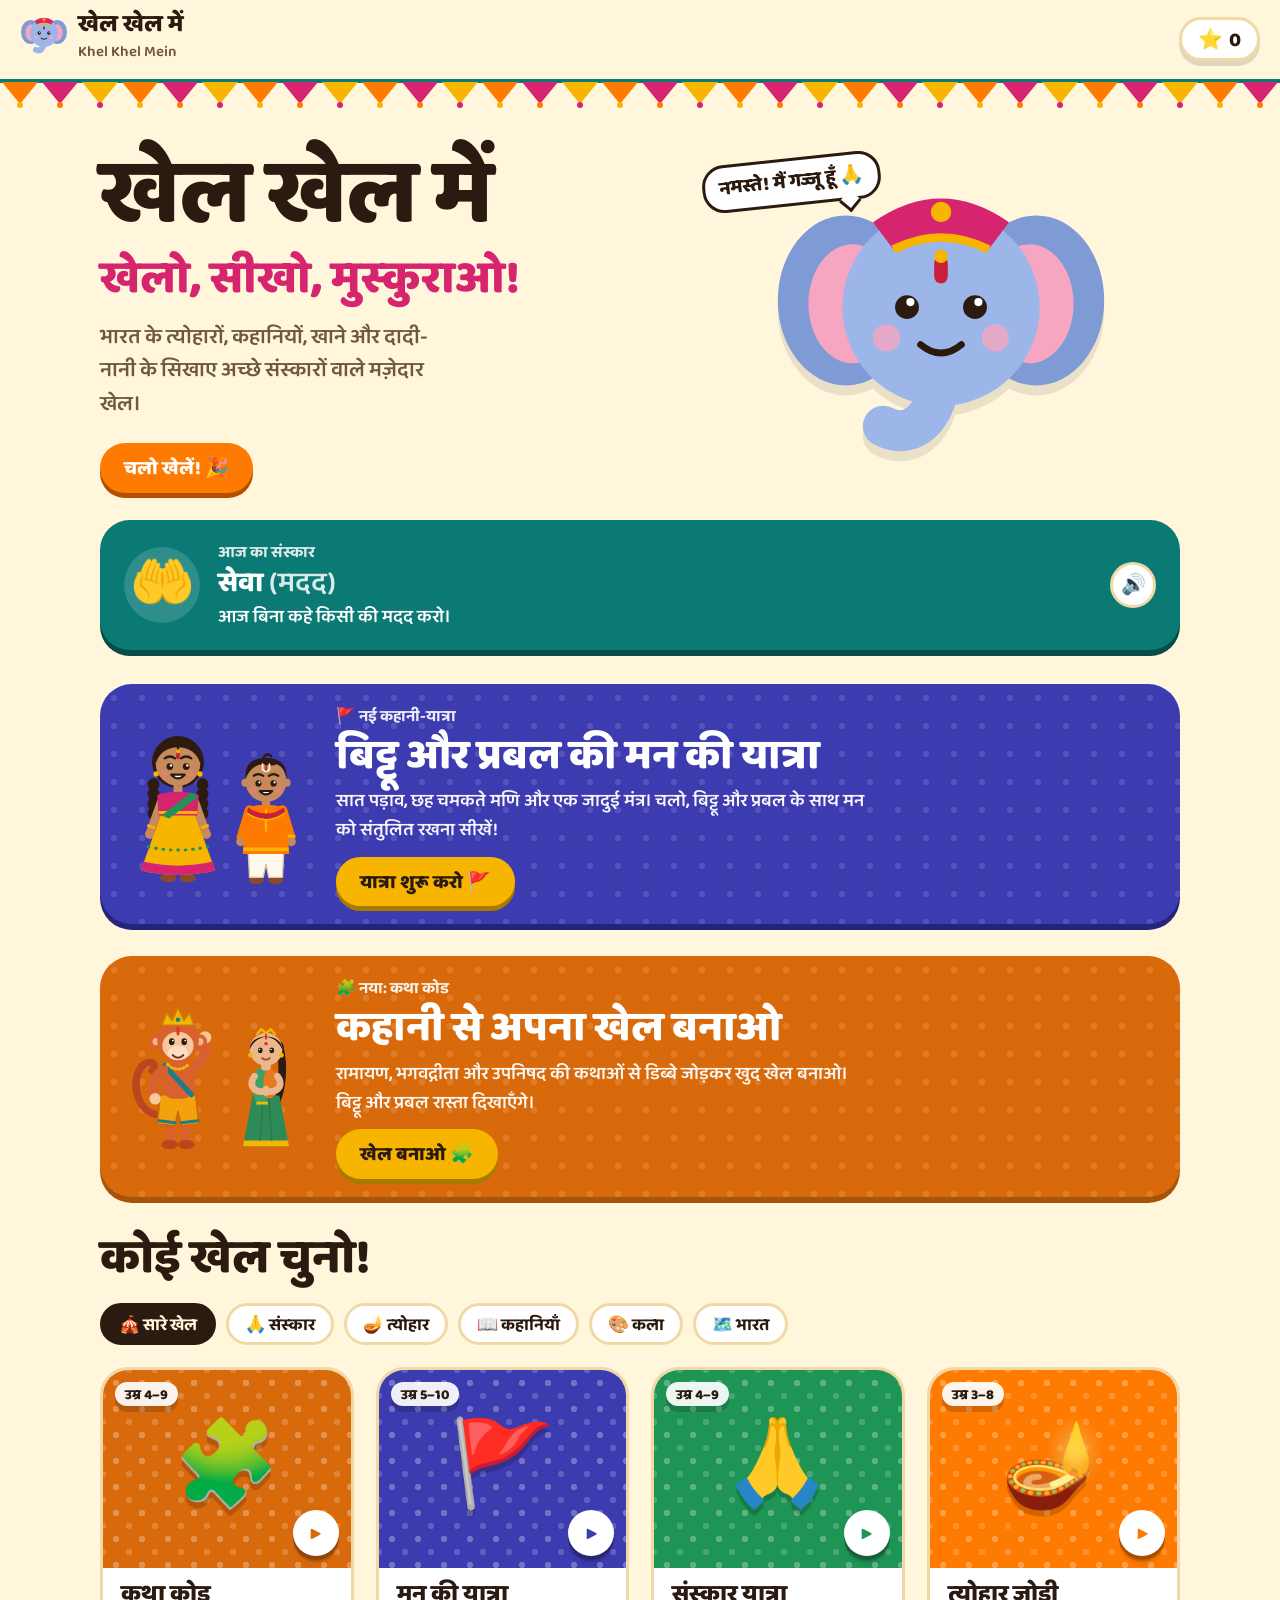
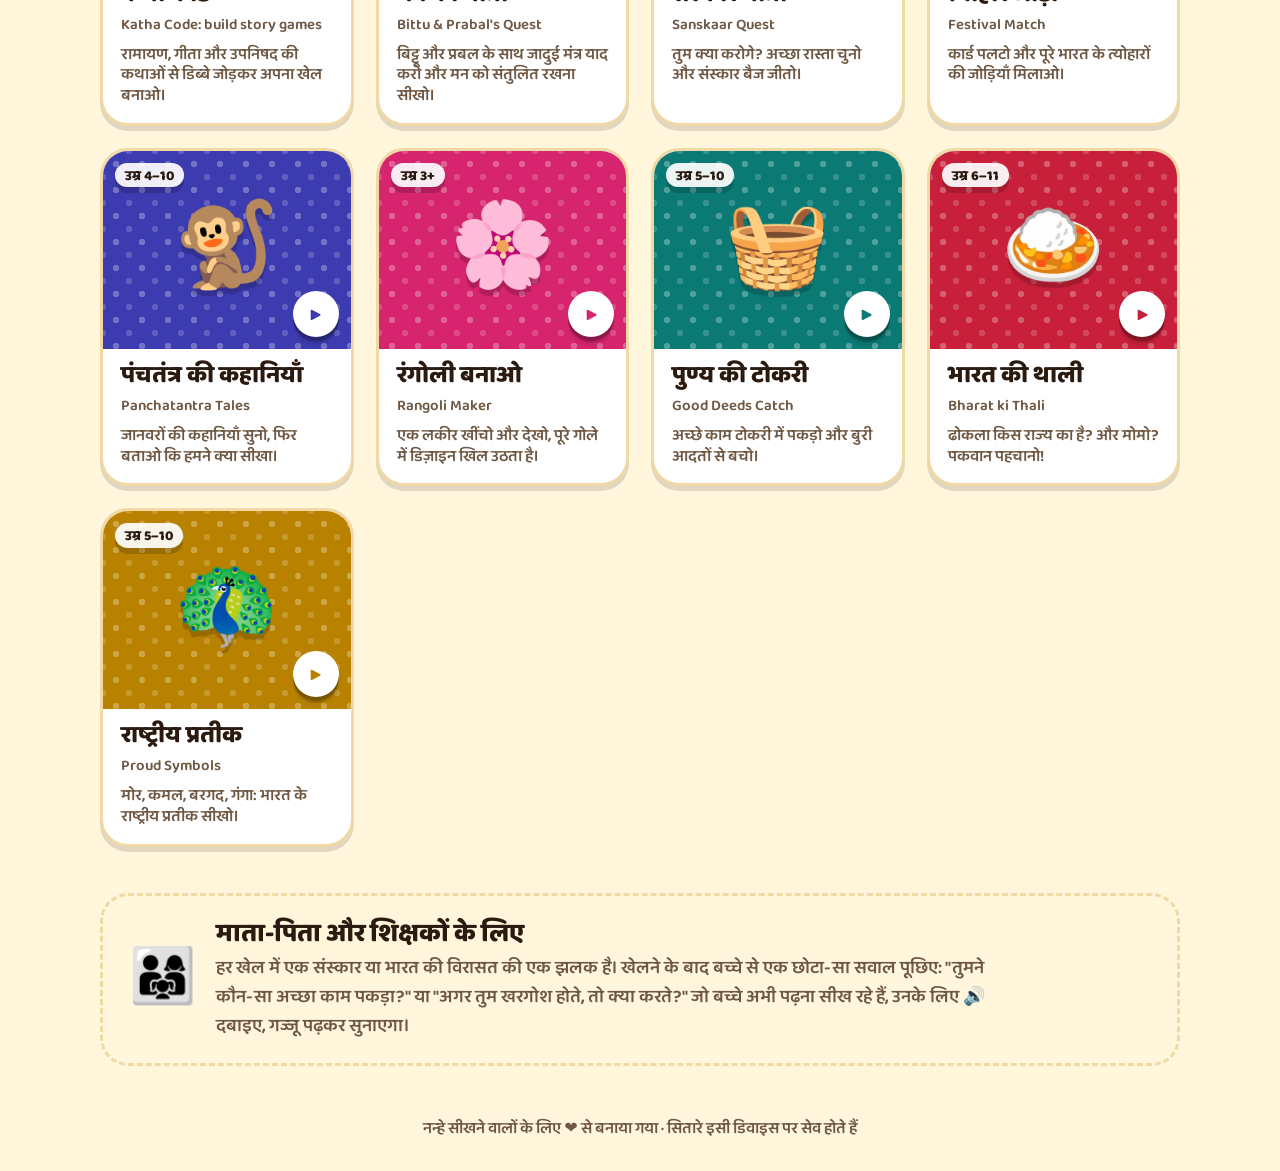
<file: index.html>
<!DOCTYPE html>
<html lang="hi">
<head>
<meta charset="utf-8">
<meta name="viewport" content="width=device-width, initial-scale=1, viewport-fit=cover">
<title>खेल खेल में — भारत की संस्कृति और संस्कारों के खेल</title>
<link rel="manifest" href="manifest.webmanifest">
<link rel="apple-touch-icon" href="apple-touch-icon.png">
<link rel="icon" href="icon-192.png">
<meta name="apple-mobile-web-app-capable" content="yes">
<meta name="mobile-web-app-capable" content="yes">
<meta name="apple-mobile-web-app-title" content="खेल खेल में">
<meta name="apple-mobile-web-app-status-bar-style" content="default">
<meta name="theme-color" content="#FFF6DC">
<style>
@font-face{font-family:"Baloo 2";src:url("Baloo2.ttf") format("truetype");font-weight:400 800;font-display:block}
:root{
  --bg:#FFF6DC; --bg2:#FFE9B0; --surface:#FFFFFF; --ink:#2B1A10; --muted:#6F5843; --line:#F1D9A6;
  --haldi:#F7B500; --marigold:#FF7A00; --rani:#D6246E; --peacock:#0B7A75; --indigo:#3D3BB0; --leaf:#1E9455; --red:#C8203A;
  --okbg:#E4F7EA; --badbg:#FDE6EA; --softbg:#FFF1D2;
  --shadow:0 5px 0 rgba(43,26,16,.14);
}
@media (prefers-color-scheme: dark){
  :root:not([data-theme="light"]){
    --bg:#1C1424; --bg2:#2A1D33; --surface:#2C2236; --ink:#FFF2DE; --muted:#D3BFA6; --line:#4A3A55;
    --okbg:#173A28; --badbg:#46202A; --softbg:#3A2C1E; --shadow:0 5px 0 rgba(0,0,0,.4);
  }
}
:root[data-theme="dark"]{
  --bg:#1C1424; --bg2:#2A1D33; --surface:#2C2236; --ink:#FFF2DE; --muted:#D3BFA6; --line:#4A3A55;
  --okbg:#173A28; --badbg:#46202A; --softbg:#3A2C1E; --shadow:0 5px 0 rgba(0,0,0,.4);
}
:root{box-sizing:border-box;padding-top:env(safe-area-inset-top,0px);padding-bottom:env(safe-area-inset-bottom,0px)}
html{scroll-padding-top:calc(env(safe-area-inset-top,0px) + 80px);background:var(--bg)}
*,*::before,*::after{box-sizing:inherit}
[hidden]{display:none!important}
body{margin:0;background:var(--bg);color:var(--ink);font-family:"Baloo 2","Nirmala UI","Noto Sans Devanagari",system-ui,sans-serif;font-size:18px;line-height:1.45;-webkit-font-smoothing:antialiased}
img,svg,canvas{max-width:100%}
button{font-family:inherit;color:inherit}
:focus-visible{outline:4px solid var(--indigo);outline-offset:3px;border-radius:12px}
h1,h2,h3{line-height:1.1;margin:0}
.hi{font-weight:600;color:var(--muted)}

/* header */
.top{position:sticky;top:env(safe-area-inset-top,0px);z-index:20;display:flex;align-items:center;justify-content:space-between;gap:12px;padding:10px 20px;background:var(--bg)}
.logo{display:flex;align-items:center;gap:10px;text-decoration:none;color:var(--ink)}
.logo svg{width:48px;height:48px}
.logo b{font-size:24px;font-weight:800;display:block;line-height:1}
.logo small{font-size:15px;color:var(--muted);font-weight:600}
.starpill{display:flex;align-items:center;gap:6px;background:var(--surface);border:3px solid var(--line);border-radius:999px;padding:4px 16px 2px;font-weight:800;font-size:20px;box-shadow:var(--shadow)}
.starpill.bump{animation:bump .5s}
@keyframes bump{40%{transform:scale(1.25)}}
.toran{height:30px;background:url("data:image/svg+xml,%3Csvg xmlns='http://www.w3.org/2000/svg' width='120' height='30'%3E%3Cpath d='M0 3h120' stroke='%230B7A75' stroke-width='4'/%3E%3Cpath d='M2 4h36L20 26z' fill='%23FF7A00'/%3E%3Cpath d='M42 4h36L60 26z' fill='%23D6246E'/%3E%3Cpath d='M82 4h36l-18 22z' fill='%23F7B500'/%3E%3Ccircle cx='20' cy='27' r='3' fill='%23F7B500'/%3E%3Ccircle cx='60' cy='27' r='3' fill='%23FF7A00'/%3E%3Ccircle cx='100' cy='27' r='3' fill='%23D6246E'/%3E%3C/svg%3E") repeat-x;position:sticky;top:calc(env(safe-area-inset-top,0px) + 68px);z-index:19}

/* hero */
.wrap{max-width:1120px;margin:0 auto;padding:0 20px}
.hero{display:grid;grid-template-columns:1.2fr 1fr;gap:28px;align-items:center;padding:36px 0 18px}
.hero h1{font-size:clamp(46px,8vw,92px);font-weight:800;letter-spacing:-1px;line-height:.95}
.hero h1 .deva{display:block;font-size:.5em;color:var(--rani);letter-spacing:0;margin-top:8px}
.hero p{font-size:21px;max-width:30ch;color:var(--muted);margin:16px 0 22px;font-weight:600}
.mascot{position:relative;display:grid;place-items:center}
.mascot svg{width:min(340px,80vw);height:auto;filter:drop-shadow(0 10px 0 rgba(43,26,16,.10))}
.mascot .say-hi{position:absolute;top:4%;left:0;background:var(--surface);border:3px solid var(--ink);border-radius:22px;padding:6px 14px;font-weight:800;font-size:19px;transform:rotate(-6deg)}
.mascot .say-hi::after{content:"";position:absolute;right:22px;bottom:-12px;width:16px;height:16px;background:var(--surface);border-right:3px solid var(--ink);border-bottom:3px solid var(--ink);transform:rotate(45deg)}
.btn{display:inline-flex;align-items:center;gap:8px;font-weight:800;font-size:19px;border:0;border-radius:999px;padding:11px 24px 8px;background:var(--marigold);color:#fff;box-shadow:0 5px 0 #B54F00;cursor:pointer;text-decoration:none;transition:transform .08s}
.btn:active{transform:translateY(3px);box-shadow:0 2px 0 #B54F00}
.btn.ghost{background:var(--surface);color:var(--ink);border:3px solid var(--line);box-shadow:var(--shadow)}
.btn.green{background:var(--leaf);box-shadow:0 5px 0 #11613A}
.btn.sm{font-size:16px;padding:7px 16px 4px}
.btn[disabled]{opacity:.4;cursor:default}

/* virtue of the day */
.vod{display:flex;gap:18px;align-items:center;background:var(--peacock);color:#fff;border-radius:30px;padding:18px 24px;margin:8px 0 34px;box-shadow:0 6px 0 #064D4A}
.vod .ve{font-size:52px;line-height:1;flex:none;width:76px;height:76px;display:grid;place-items:center;background:rgba(255,255,255,.15);border-radius:50%}
.vod small{font-weight:700;opacity:.85;font-size:16px}
.vod h3{font-size:28px;font-weight:800}
.vod h3 span{opacity:.85;font-weight:600}
.vod p{margin:2px 0 0;font-weight:600}
.vod .say{margin-left:auto;flex:none}

/* chips + grid */
.sectionhead{display:flex;align-items:end;justify-content:space-between;gap:12px;flex-wrap:wrap;margin-bottom:14px}
.sectionhead h2{font-size:clamp(32px,5vw,48px);font-weight:800}
.chips{display:flex;gap:10px;flex-wrap:wrap;margin:0 0 22px}
.chip{border:3px solid var(--line);background:var(--surface);border-radius:999px;padding:6px 16px 3px;font-weight:700;font-size:17px;cursor:pointer}
.chip[aria-pressed="true"]{background:var(--ink);color:var(--bg);border-color:var(--ink)}
.grid{display:grid;grid-template-columns:repeat(auto-fill,minmax(230px,1fr));gap:22px;padding-bottom:20px}
.card{display:block;color:inherit;text-decoration:none;text-align:left;background:var(--surface);border:3px solid var(--line);border-radius:28px;padding:0;overflow:hidden;cursor:pointer;box-shadow:var(--shadow);transition:transform .15s}
.card:hover{transform:translateY(-4px) rotate(-.6deg)}
.card .art{position:relative;aspect-ratio:5/4;background:var(--c);display:grid;place-items:center;font-size:84px;
  background-image:radial-gradient(rgba(255,255,255,.28) 3px,transparent 3.5px),radial-gradient(rgba(255,255,255,.18) 3px,transparent 3.5px);
  background-size:26px 26px;background-position:0 0,13px 13px}
.card .art span{filter:drop-shadow(0 6px 0 rgba(0,0,0,.18));transition:transform .2s}
.card:hover .art span{transform:scale(1.12) rotate(-6deg)}
.card .play{position:absolute;right:12px;bottom:12px;width:46px;height:46px;border-radius:50%;background:#fff;color:var(--c);display:grid;place-items:center;font-size:20px;box-shadow:0 4px 0 rgba(0,0,0,.2)}
.card .age{position:absolute;left:12px;top:12px;background:rgba(255,255,255,.92);color:#2B1A10;font-weight:800;font-size:14px;padding:2px 10px 0;border-radius:999px}
.card .body{padding:12px 18px 16px}
.card h3{font-size:24px;font-weight:800}
.card .hi{font-size:16px}
.card p{margin:6px 0 0;font-size:16px;color:var(--muted);font-weight:600;line-height:1.3}
.card .stars{font-size:14px;margin-top:6px;font-weight:700;color:var(--marigold)}

.parents{display:grid;grid-template-columns:auto 1fr;gap:20px;align-items:center;border:3px dashed var(--line);border-radius:28px;padding:22px 26px;margin:26px 0 40px}
.parents .pe{font-size:54px}
.parents h3{font-size:26px;font-weight:800}
.parents p{margin:4px 0 0;color:var(--muted);font-weight:600;max-width:70ch}
footer{text-align:center;color:var(--muted);font-weight:600;padding:10px 20px 30px;font-size:16px}

/* stage */
#stage{max-width:980px;margin:0 auto;padding:16px 20px 50px}
.stagebar{display:flex;align-items:center;gap:14px;flex-wrap:wrap;margin-bottom:18px}
.stagebar .gt{display:flex;align-items:center;gap:12px;flex:1;min-width:200px}
.stagebar .ge{width:58px;height:58px;border-radius:18px;display:grid;place-items:center;font-size:34px;background:var(--c);flex:none}
.stagebar h2{font-size:30px;font-weight:800}
.stagebar .hi{font-size:17px;display:block}
.lead{font-size:20px;font-weight:600;color:var(--muted);margin:0 0 16px;max-width:60ch}
.say{width:46px;height:46px;border-radius:50%;border:3px solid var(--line);background:var(--surface);font-size:20px;cursor:pointer;flex:none;display:grid;place-items:center;padding:0}
.say:active{transform:scale(.94)}
.bubble{display:flex;gap:12px;align-items:center;background:var(--surface);border:3px solid var(--line);border-radius:24px;padding:12px 14px;margin-top:18px}
.bubble.pop{animation:pop .35s}
@keyframes pop{0%{transform:scale(.96)}60%{transform:scale(1.02)}}
.bubble .av{width:56px;height:56px;flex:none}
.bubble .btext{flex:1;font-weight:600;font-size:18px}

/* memory */
.hud{display:flex;gap:10px;flex-wrap:wrap;margin-bottom:14px}
.hud span{background:var(--surface);border:3px solid var(--line);border-radius:999px;padding:3px 14px 0;font-weight:700}
.mem{display:grid;grid-template-columns:repeat(4,1fr);gap:12px;max-width:640px;margin:0 auto}
@media (max-width:520px){.mem{grid-template-columns:repeat(3,1fr)}}
.mcard{aspect-ratio:3/4;perspective:800px;border:0;background:none;padding:0;cursor:pointer}
.mcard .in{position:relative;width:100%;height:100%;transition:transform .45s;transform-style:preserve-3d}
.mcard.flip .in{transform:rotateY(180deg)}
.mcard .b,.mcard .f{position:absolute;inset:0;border-radius:18px;backface-visibility:hidden;-webkit-backface-visibility:hidden;display:flex;flex-direction:column;align-items:center;justify-content:center;gap:4px}
.mcard .b{background:var(--marigold);font-size:38px;box-shadow:0 5px 0 #B54F00;
  background-image:radial-gradient(rgba(255,255,255,.3) 2.5px,transparent 3px);background-size:18px 18px}
.mcard .f{transform:rotateY(180deg);background:var(--surface);border:3px solid var(--line)}
.mcard .me{font-size:clamp(34px,8vw,50px);line-height:1}
.mcard .mn{font-weight:800;font-size:clamp(13px,2.6vw,16px);text-align:center;line-height:1.05;padding:0 4px}
.mcard.done .f{border-color:var(--leaf);background:var(--okbg)}

/* choices */
.progress{display:flex;gap:6px;margin-bottom:14px}
.progress i{height:10px;flex:1;border-radius:9px;background:var(--line)}
.progress i.on{background:var(--leaf)}
.progress i.now{background:var(--haldi)}
.scene{display:flex;flex-direction:column;align-items:center;text-align:center;gap:8px;background:var(--softbg);border-radius:28px;padding:22px;margin-bottom:16px;position:relative}
.scene .scene-e{font-size:clamp(56px,12vw,84px);line-height:1}
.scene h2{font-size:clamp(23px,3.6vw,30px);font-weight:800;max-width:30ch}
.scene .say{position:absolute;right:14px;top:14px}
.choices{display:grid;gap:12px}
.choice{display:flex;gap:14px;align-items:center;text-align:left;background:var(--surface);border:3px solid var(--line);border-radius:22px;padding:12px 18px;font-size:19px;font-weight:700;cursor:pointer;box-shadow:var(--shadow)}
.choice .ce{font-size:32px;flex:none}
.choice.right{border-color:var(--leaf);background:var(--okbg)}
.choice.wrong{border-color:var(--red);background:var(--badbg);opacity:.75;animation:shake .4s}
@keyframes shake{25%{transform:translateX(-6px)}75%{transform:translateX(6px)}}
.feedback{margin-top:16px;border-radius:24px;padding:16px 20px;font-weight:600}
.feedback.good{background:var(--okbg);border:3px solid var(--leaf)}
.feedback.soft{background:var(--badbg);border:3px solid var(--red)}
.feedback p{margin:4px 0 12px}
.feedback.soft p{margin:0}
.badge{display:inline-block;background:var(--leaf);color:#fff;border-radius:999px;padding:3px 16px 0;font-size:20px;font-weight:800}
.badge .hi{color:#fff;opacity:.9}
.summary{text-align:center;background:var(--softbg);border-radius:30px;padding:28px 20px}
.summary .big{font-size:76px;line-height:1}
.summary h2{font-size:36px;font-weight:800;margin:6px 0}
.summary p{font-weight:600;color:var(--muted);margin:0 0 16px}
.badges{display:flex;flex-wrap:wrap;gap:10px;justify-content:center;margin:0 0 20px}
.badges span{background:var(--surface);border:3px solid var(--leaf);border-radius:999px;padding:4px 14px 1px;font-weight:700}
.row{display:flex;gap:12px;justify-content:center;flex-wrap:wrap}

/* rangoli */
.rlay{display:grid;grid-template-columns:minmax(0,1fr) 260px;gap:20px;align-items:start}
@media (max-width:760px){.rlay{grid-template-columns:1fr}}
.rboard{border-radius:28px;background:#6E3A22;padding:10px;box-shadow:0 6px 0 #4A2414}
.rboard.dots{background-color:#6E3A22;background-image:radial-gradient(rgba(255,240,210,.55) 2px,transparent 2.5px);background-size:30px 30px;background-position:15px 15px}
.rcanvas{display:block;width:100%;aspect-ratio:1/1;touch-action:none;cursor:crosshair;border-radius:20px}
.tools{display:flex;flex-direction:column;gap:14px}
.tools h4{margin:0 0 6px;font-size:17px}
.sw{display:flex;flex-wrap:wrap;gap:8px}
.sw button{width:40px;height:40px;border-radius:50%;border:3px solid var(--line);cursor:pointer;padding:0}
.sw button[aria-pressed="true"]{outline:4px solid var(--ink);outline-offset:2px}
.seg{display:flex;gap:6px;flex-wrap:wrap}
.seg button{border:3px solid var(--line);background:var(--surface);border-radius:14px;padding:4px 12px 1px;font-weight:700;cursor:pointer;min-width:44px}
.seg button[aria-pressed="true"]{background:var(--ink);color:var(--bg);border-color:var(--ink)}

/* stories */
.storylist{display:grid;grid-template-columns:repeat(auto-fill,minmax(200px,1fr));gap:16px}
.scard{display:flex;flex-direction:column;align-items:center;gap:4px;padding:20px 14px;background:var(--surface);border:3px solid var(--line);border-radius:26px;cursor:pointer;box-shadow:var(--shadow);text-align:center}
.scard .se{font-size:58px;line-height:1.1}
.scard b{font-size:20px;line-height:1.15}
.book{background:var(--softbg);border-radius:30px;padding:26px 22px;margin-top:14px;text-align:center}
.book .page-e{font-size:clamp(60px,13vw,96px);line-height:1.1;letter-spacing:4px}
.book .page-t{font-size:clamp(20px,2.8vw,24px);font-weight:600;max-width:42ch;margin:14px auto 20px}
.booknav{display:flex;justify-content:space-between;align-items:center;gap:10px}
.dots{display:flex;gap:6px}
.dots i{width:12px;height:12px;border-radius:50%;background:var(--line)}
.dots i.on{background:var(--rani)}
.toggle{display:inline-flex;align-items:center;gap:8px;font-weight:700;cursor:pointer;font-size:16px}
.toggle input{width:22px;height:22px;accent-color:var(--leaf)}

/* catch game */
.pwrap{position:relative;max-width:min(440px,calc(68vh * 400 / 560));margin:0 auto}
.pcanvas{display:block;width:100%;aspect-ratio:400/560;border-radius:28px;touch-action:none;box-shadow:0 6px 0 rgba(43,26,16,.2)}
.pover{position:absolute;inset:0;display:flex;flex-direction:column;align-items:center;justify-content:center;text-align:center;gap:10px;padding:24px;background:rgba(255,246,220,.94);border-radius:28px;color:#2B1A10}
.pover h3{font-size:30px;font-weight:800}
.pover p{margin:0;font-weight:600;max-width:30ch}
.pover .legend{display:flex;gap:16px;font-size:30px}
.pover .tags{display:flex;flex-wrap:wrap;gap:6px;justify-content:center;font-size:15px}
.pover .tags span{background:#fff;border:2px solid #9BD9B5;border-radius:999px;padding:1px 10px 0;font-weight:700}
.pctrl{display:flex;justify-content:center;gap:24px;margin-top:14px}
.pctrl button{width:76px;height:64px;border-radius:22px;font-size:30px;border:3px solid var(--line);background:var(--surface);box-shadow:var(--shadow);cursor:pointer;touch-action:none;user-select:none;-webkit-user-select:none}

.confetti{position:fixed;inset:0;pointer-events:none;z-index:100;width:100%;height:100%}
@media (max-width:720px){
  .hero{grid-template-columns:1fr;text-align:center;padding-top:20px}
  .hero p{margin-left:auto;margin-right:auto}
  .mascot{order:-1}
  .mascot svg{width:220px}
  .vod{flex-wrap:wrap}
  .parents{grid-template-columns:1fr}
  .logo small{display:none}
}
@media (prefers-reduced-motion: reduce){*{transition:none!important;animation:none!important}}

body{line-height:1.6}
h1,h2,h3{line-height:1.25}
.hero h1{line-height:1.1}
.scene h2{line-height:1.35}
.card .en{font-size:15px;color:var(--muted);font-weight:600}

/* ===== मन की यात्रा ===== */
.kidsvg{width:100%;height:auto;display:block}
.feature{display:flex;gap:22px;align-items:center;background-color:var(--indigo);background-image:radial-gradient(rgba(255,255,255,.12) 3px,transparent 3.5px);background-size:28px 28px;color:#fff;border-radius:32px;padding:18px 26px;margin:0 0 32px;text-decoration:none;box-shadow:0 6px 0 #25237A;transition:transform .15s}
.feature:hover{transform:translateY(-3px)}
.feature .kids{display:flex;align-items:flex-end;flex:none}
.feature .kids>div{width:104px}
.feature .kids>div+div{width:96px;margin-left:-12px}
.feature small{font-weight:700;opacity:.9;font-size:16px}
.feature h2{font-size:clamp(28px,4.4vw,42px);font-weight:800}
.feature p{margin:4px 0 12px;font-weight:600;max-width:48ch;opacity:.95}
.feature .btn{background:var(--haldi);color:#2B1A10;box-shadow:0 5px 0 #A87A00}
.feature.katha{background-color:#D96A0B;box-shadow:0 6px 0 #A8530A}
.feature.katha .kids svg{width:100%;height:auto;display:block;overflow:visible}
.feature.katha .kids .kc-glow{display:none}
.feature.katha .kids>div+div{transform:scaleX(-1)}
@media (max-width:720px){.feature{flex-direction:column;text-align:center}}

.ylay{display:grid;grid-template-columns:minmax(0,420px) minmax(0,1fr);gap:22px;align-items:start}
@media (max-width:820px){.ylay{grid-template-columns:1fr}}
.ymap>svg{width:100%;height:auto;display:block;border-radius:30px}
.ymap .stop{cursor:pointer;outline:none}
.ymap .stop.locked{cursor:not-allowed}
.ymap .stop:focus-visible .disc{stroke:#3D3BB0}
.pulse{animation:pulse 1.6s infinite;transform-box:fill-box;transform-origin:center}
@keyframes pulse{0%{transform:scale(1);opacity:.9}100%{transform:scale(1.6);opacity:0}}
.mantra{background:var(--surface);border:3px solid var(--haldi);border-radius:26px;padding:16px 20px;box-shadow:var(--shadow)}
.mantra .mt{font-size:clamp(22px,3vw,28px);font-weight:800;line-height:1.5;color:var(--rani);margin:4px 0}
.mantra .mm{font-weight:600;color:var(--muted);font-size:16px;margin:6px 0 12px}
.gemrow{display:flex;gap:8px;flex-wrap:wrap;margin-top:10px}
.gemslot{width:66px;text-align:center;font-size:14px;font-weight:700;color:var(--muted)}
.gemslot svg{width:44px;height:44px;display:block;margin:0 auto}
.gemslot.empty svg{opacity:.2;filter:grayscale(1)}

.yscene{position:relative;border-radius:30px;overflow:hidden;padding:16px 14px 8px;min-height:420px;display:flex;flex-direction:column;color:#2B1A10}
.ydecor{position:absolute;font-size:52px;opacity:.6;pointer-events:none}
.yscale{position:absolute;right:12px;top:12px;width:150px;background:rgba(255,255,255,.9);border-radius:20px;padding:6px 6px 2px;text-align:center;font-weight:800;font-size:15px;z-index:3;transition:box-shadow .4s}
.yscale svg{width:100%;height:auto;display:block}
.yscale .beam,.yscale .pan{transition:transform .9s cubic-bezier(.3,1.4,.5,1)}
.yscale.ok{box-shadow:0 0 0 4px #F7B500,0 0 26px #F7B500}
@media (max-width:820px){.yscale{position:relative;right:auto;top:auto;margin:0 auto 8px;width:130px}}
.ybubble{position:relative;z-index:2;background:#fff;border:3px solid #2B1A10;border-radius:22px;padding:10px 12px 8px 16px;margin:auto auto 10px;display:flex;gap:10px;align-items:flex-start;max-width:620px;width:100%}
.ybubble .who{font-weight:800;font-size:15px;display:block}
.ybubble .txt{font-weight:600;font-size:clamp(18px,2.4vw,21px);line-height:1.55}
.ybubble .say{border-color:#E7D3AD;background:#fff;color:#2B1A10}
.ykids{display:flex;justify-content:center;align-items:flex-end;gap:6px;position:relative;z-index:1}
.ykid{width:clamp(108px,22vw,150px);transition:transform .25s}
.ykid.prabal{width:clamp(100px,20vw,138px)}
.ykid.baba{width:clamp(130px,26vw,185px)}
.ykid.talk{transform:translateY(-8px) scale(1.05)}
.yctrl{margin-top:16px}
.yctrl h3{font-size:clamp(22px,3vw,28px);font-weight:800;margin-bottom:12px}
.ytop{display:flex;align-items:center;justify-content:space-between;gap:10px;margin-bottom:12px;flex-wrap:wrap}
.ytop h3{font-size:26px;font-weight:800;flex:1;text-align:center}
.choice:disabled{cursor:default}

.breath{display:flex;flex-direction:column;align-items:center;gap:10px;padding:6px}
.bcircle{width:180px;height:180px;border-radius:50%;background:radial-gradient(circle,#CFEBFF,#6FB8F0);display:grid;place-items:center;font-weight:800;font-size:20px;color:#173B5C;transform:scale(.62);transition:transform 3.5s ease-in-out;text-align:center;padding:12px}
.bcircle.in{transform:scale(1)}

.mline{display:flex;flex-wrap:wrap;gap:8px;justify-content:center;background:var(--softbg);border-radius:22px;padding:16px;margin-bottom:14px}
.mw{font-weight:800;font-size:clamp(19px,2.6vw,24px);padding:4px 10px 1px;border-radius:12px;min-width:56px;text-align:center;border:3px solid transparent}
.mw.blank{border:3px dashed var(--muted);color:transparent}
.mw.blank.next{border-color:var(--rani);background:rgba(214,36,110,.1)}
.mw.filled{background:var(--okbg)}
.mline.glow{box-shadow:0 0 0 4px var(--haldi)}
.mline.glow .mw{color:var(--rani)}
.tiles{display:flex;flex-wrap:wrap;gap:10px;justify-content:center}
.tile{font-weight:800;font-size:20px;padding:8px 16px 5px;border-radius:16px;border:3px solid var(--line);background:var(--surface);box-shadow:var(--shadow);cursor:pointer}
.tile.bad{animation:shake .4s;border-color:var(--red)}
.tile.used{visibility:hidden}
.hint{min-height:28px;text-align:center;font-weight:700;color:var(--red);margin-top:10px}

.gemwin{text-align:center;background:var(--softbg);border-radius:30px;padding:22px}
.gemwin .g svg{width:110px;height:110px;animation:gemspin 1.2s ease-out}
@keyframes gemspin{from{transform:rotateY(0) scale(.3)}to{transform:rotateY(720deg) scale(1)}}
.gemwin h2{font-size:32px;font-weight:800}
.reveal{display:grid;grid-template-columns:1fr 1fr;gap:16px;margin:4px 0 16px}
@media (max-width:620px){.reveal{grid-template-columns:1fr}}
.rcard{border-radius:26px;padding:18px 20px;color:#fff}
.rcard small{font-weight:700;opacity:.9;font-size:16px}
.rcard h3{font-size:32px;font-weight:800;margin:0}
.rcard p{margin:6px 0 0;font-weight:600}
.nameinput{font-family:inherit;font-size:22px;font-weight:700;padding:8px 14px 4px;border-radius:16px;border:3px solid var(--line);background:var(--surface);color:var(--ink);width:min(340px,100%)}
.favs{display:flex;flex-wrap:wrap;gap:10px;margin:10px 0}
.favs button{display:flex;flex-direction:column;align-items:center;gap:2px;border:3px solid var(--line);background:var(--surface);border-radius:18px;padding:8px 10px 4px;cursor:pointer;font-weight:700;min-width:86px}
.favs button svg{width:38px;height:38px}
.favs button[aria-pressed="true"]{border-color:var(--rani);background:rgba(214,36,110,.1)}
.cert{position:relative;background:#FFFBEE;color:#2B1A10;border:10px double #C98A00;border-radius:22px;padding:24px 90px;text-align:center;max-width:780px;margin:0 auto}
.cert h2{font-size:clamp(26px,4vw,36px);font-weight:800;color:#B3124F}
.cert .nm{font-size:clamp(34px,6vw,54px);font-weight:800;color:#3D3BB0;line-height:1.2;margin:2px 0}
.cert .crow{display:flex;flex-wrap:wrap;gap:10px;justify-content:center;margin:12px 0}
.cert .crow span{background:#fff;border:2px solid #E8C877;border-radius:14px;padding:6px 12px 3px;font-weight:700}
.cert .cm{font-size:clamp(19px,2.6vw,23px);font-weight:800;color:#B3124F;background:#FFF0C2;border-radius:16px;padding:10px 14px;margin:10px auto;max-width:540px}
.cert .ck{position:absolute;bottom:14px;width:74px}
.cert .ck.l{left:10px}.cert .ck.r{right:10px}
@media (max-width:620px){.cert{padding:22px 14px}.cert .ck{display:none}}
@media (max-width:520px){.ytop h3{display:none}.stagebar{gap:10px}.stagebar .gt{order:-1;flex-basis:100%}.stagebar h2{font-size:26px}}
html{-webkit-text-size-adjust:100%}
button,a,.tile,.choice,.chip,.card,.scard,.stop{touch-action:manipulation;-webkit-tap-highlight-color:transparent;-webkit-user-select:none;user-select:none}
</style>
</head>
<body>
<header class="top">
  <a class="logo" href="#" aria-label="खेल खेल में — होम"><span id="logoMascot"></span><span><b>खेल खेल में</b><small>Khel Khel Mein</small></span></a>
  <div class="starpill" id="starPill" title="तुम्हारे जीते हुए सितारे">⭐ <span id="starTotal">0</span></div>
</header>
<div class="toran" aria-hidden="true"></div>

<main id="home">
  <div class="wrap">
    <section class="hero">
      <div>
        <h1>खेल खेल में<span class="deva">खेलो, सीखो, मुस्कुराओ!</span></h1>
        <p>भारत के त्योहारों, कहानियों, खाने और दादी-नानी के सिखाए अच्छे संस्कारों वाले मज़ेदार खेल।</p>
        <a class="btn" href="#games">चलो खेलें! 🎉</a>
      </div>
      <div class="mascot"><div class="say-hi">नमस्ते! मैं गज्जू हूँ 🙏</div><div id="heroMascot"></div></div>
    </section>

    <section class="vod" id="vod" aria-label="आज का संस्कार"></section>

    <a class="feature" href="#play/yatra">
      <div class="kids" id="featKids" aria-hidden="true"></div>
      <div>
        <small>🚩 नई कहानी-यात्रा</small>
        <h2>बिट्टू और प्रबल की मन की यात्रा</h2>
        <p>सात पड़ाव, छह चमकते मणि और एक जादुई मंत्र। चलो, बिट्टू और प्रबल के साथ मन को संतुलित रखना सीखें!</p>
        <span class="btn">यात्रा शुरू करो 🚩</span>
      </div>
    </a>

    <a class="feature katha" href="katha-code/index.html">
      <div class="kids" aria-hidden="true"><div><svg viewBox="0 0 100 150" xmlns="http://www.w3.org/2000/svg"><ellipse class="kc-glow" cx="50" cy="145" rx="34" ry="6" fill="#FFD36B"/><g class="kc-flip"><path d="M34 112 C 8 110, 4 76, 16 64 C 23 57, 31 63, 25 69" fill="none" stroke="#B8461F" stroke-width="7" stroke-linecap="round"/><rect x="38" y="112" width="9" height="26" rx="4" fill="#D9602F"/><rect x="53" y="112" width="9" height="26" rx="4" fill="#D9602F"/><ellipse cx="42" cy="140" rx="8" ry="4.5" fill="#B8461F"/><ellipse cx="58" cy="140" rx="8" ry="4.5" fill="#B8461F"/><path d="M33 92 L67 92 L70 120 L53 122 L50 108 L47 122 L30 120 Z" fill="#F4A20B" stroke="#C96A06" stroke-width="1.5" stroke-linejoin="round"/><path d="M32 117 L47 119 M53 119 L69 117" stroke="#1F7A8C" stroke-width="3" stroke-linecap="round"/><rect x="34" y="60" width="32" height="36" rx="13" fill="#D9602F"/><path d="M37 64 L63 92" stroke="#1F7A8C" stroke-width="5" stroke-linecap="round"/><path d="M36 68 C 26 74, 24 84, 28 94" fill="none" stroke="#D9602F" stroke-width="9" stroke-linecap="round"/><path d="M64 68 C 74 60, 78 50, 76 40" fill="none" stroke="#D9602F" stroke-width="9" stroke-linecap="round"/><circle cx="76" cy="37" r="6" fill="#F6C89A"/><circle cx="28" cy="96" r="5.5" fill="#F6C89A"/><path d="M40 63 Q50 72 60 63" fill="none" stroke="#F2B705" stroke-width="3" stroke-dasharray="1 3" stroke-linecap="round"/><circle cx="29" cy="41" r="7" fill="#D9602F"/><circle cx="29" cy="41" r="3.5" fill="#F2B48A"/><circle cx="71" cy="41" r="7" fill="#D9602F"/><circle cx="71" cy="41" r="3.5" fill="#F2B48A"/><circle cx="50" cy="40" r="20" fill="#D9602F"/><ellipse cx="50" cy="45" rx="15" ry="13.5" fill="#F6C89A"/><ellipse cx="50" cy="52" rx="10" ry="7" fill="#FADFC4"/><g class="kc-eyes"><ellipse cx="44" cy="41" rx="2.7" ry="3.3" fill="#2B1B12"/><circle cx="45" cy="40" r=".9" fill="#fff"/><ellipse cx="56" cy="41" rx="2.7" ry="3.3" fill="#2B1B12"/><circle cx="57" cy="40" r=".9" fill="#fff"/></g><g class="kc-mouth"><path d="M45 54 Q50 59 55 54" fill="none" stroke="#7A2E1A" stroke-width="2" stroke-linecap="round"/></g><rect x="48.6" y="27" width="2.8" height="8" rx="1.4" fill="#E8321B"/><path d="M35 25 L39 14 L44.5 21 L50 9 L55.5 21 L61 14 L65 25 Z" fill="#F2B705" stroke="#C88A04" stroke-width="1.2" stroke-linejoin="round"/><circle cx="50" cy="20" r="2.2" fill="#1F7A8C"/></g></svg></div><div><svg viewBox="0 0 100 150" xmlns="http://www.w3.org/2000/svg"><ellipse class="kc-glow" cx="50" cy="145" rx="34" ry="6" fill="#FFD36B"/><g class="kc-flip"><path d="M36 36 C 30 60, 34 84, 40 96" fill="none" stroke="#2B1B12" stroke-width="8" stroke-linecap="round"/><path d="M36 88 L64 88 L74 141 L26 141 Z" fill="#2E8B57"/><path d="M27 135 L73 135 L74 141 L26 141 Z" fill="#F2B705"/><path d="M47 90 L44 135 M53 90 L56 135" stroke="#27794B" stroke-width="1.5"/><rect x="37" y="60" width="26" height="31" rx="11" fill="#E8791E"/><path d="M58 60 C 66 66, 66 82, 60 96 L48 96 C 54 84, 54 70, 50 62 Z" fill="#3BA36A"/><path d="M60 96 L48 96" stroke="#F2B705" stroke-width="3"/><path d="M38 68 C 32 76, 36 84, 46 84" fill="none" stroke="#EBB88E" stroke-width="7" stroke-linecap="round"/><path d="M62 68 C 68 76, 64 84, 54 84" fill="none" stroke="#EBB88E" stroke-width="7" stroke-linecap="round"/><ellipse cx="50" cy="83" rx="4" ry="5.5" fill="#EBB88E"/><rect x="45" y="52" width="10" height="10" rx="4" fill="#EBB88E"/><circle cx="50" cy="40" r="17" fill="#EBB88E"/><path d="M33 40 C 33 22, 67 22, 67 40 C 63 31, 56 27, 50 27 C 44 27, 37 31, 33 40 Z" fill="#2B1B12"/><path d="M50 24.5 L50 29" stroke="#D92B2B" stroke-width="2" stroke-linecap="round"/><path d="M40 25 L45 19 L50 23 L55 19 L60 25" fill="none" stroke="#F2B705" stroke-width="2.4" stroke-linejoin="round"/><circle cx="34" cy="46" r="2.6" fill="#F2B705"/><circle cx="66" cy="46" r="2.6" fill="#F2B705"/><circle cx="50" cy="34" r="1.8" fill="#D92B2B"/><g class="kc-eyes"><ellipse cx="44" cy="41" rx="2.4" ry="3" fill="#2B1B12"/><circle cx="44.8" cy="40" r=".8" fill="#fff"/><ellipse cx="56" cy="41" rx="2.4" ry="3" fill="#2B1B12"/><circle cx="56.8" cy="40" r=".8" fill="#fff"/></g><g class="kc-mouth"><path d="M46 49 Q50 52.5 54 49" fill="none" stroke="#A5422C" stroke-width="1.8" stroke-linecap="round"/></g></g></svg></div></div>
      <div>
        <small>🧩 नया: कथा कोड</small>
        <h2>कहानी से अपना खेल बनाओ</h2>
        <p>रामायण, भगवद्गीता और उपनिषद की कथाओं से डिब्बे जोड़कर खुद खेल बनाओ। बिट्टू और प्रबल रास्ता दिखाएँगे।</p>
        <span class="btn">खेल बनाओ 🧩</span>
      </div>
    </a>

    <section id="games">
      <div class="sectionhead"><h2>कोई खेल चुनो!</h2></div>
      <div class="chips" id="chips" aria-label="खेल छाँटो"></div>
      <div class="grid" id="grid"></div>
    </section>

    <section class="parents">
      <div class="pe">👨‍👩‍👧</div>
      <div>
        <h3>माता-पिता और शिक्षकों के लिए</h3>
        <p>हर खेल में एक संस्कार या भारत की विरासत की एक झलक है। खेलने के बाद बच्चे से एक छोटा-सा सवाल पूछिए: "तुमने कौन-सा अच्छा काम पकड़ा?" या "अगर तुम खरगोश होते, तो क्या करते?" जो बच्चे अभी पढ़ना सीख रहे हैं, उनके लिए 🔊 दबाइए, गज्जू पढ़कर सुनाएगा।</p>
      </div>
    </section>
  </div>
  <footer>नन्हे सीखने वालों के लिए ❤️ से बनाया गया · सितारे इसी डिवाइस पर सेव होते हैं</footer>
</main>

<section id="stage" hidden>
  <div class="stagebar">
    <button class="btn ghost sm" id="backBtn">← सारे खेल</button>
    <div class="gt"><div class="ge" id="stageEmoji"></div><div><h2 id="stageTitle"></h2><span class="hi" id="stageHi"></span></div></div>
    <button class="btn ghost sm" id="replayBtn">↻ फिर से शुरू</button>
  </div>
  <div id="stageBody"></div>
</section>

<script>
(function(){
"use strict";
const $=(s,r=document)=>r.querySelector(s);
function el(tag,attrs,...kids){
  const n=document.createElement(tag);
  for(const [k,v] of Object.entries(attrs||{})){
    if(v===false||v==null) continue;
    if(k==='class') n.className=v;
    else if(k==='style') n.style.cssText=v;
    else if(k==='html') n.innerHTML=v;
    else if(k.startsWith('on')&&typeof v==='function') n.addEventListener(k.slice(2),v);
    else n.setAttribute(k,v===true?'':v);
  }
  for(const c of kids.flat()){ if(c==null||c===false) continue; n.append(c.nodeType?c:document.createTextNode(String(c))); }
  return n;
}
const shuffle=a=>{a=a.slice();for(let i=a.length-1;i>0;i--){const j=Math.floor(Math.random()*(i+1));[a[i],a[j]]=[a[j],a[i]];}return a;};
const pick=(a,n)=>shuffle(a).slice(0,n);
const store={
  get(k,d){try{const v=localStorage.getItem(k);return v?JSON.parse(v):d;}catch(e){return d;}},
  set(k,v){try{localStorage.setItem(k,JSON.stringify(v));}catch(e){}}
};
const reduceMotion=window.matchMedia&&matchMedia('(prefers-reduced-motion: reduce)').matches;

/* ---------- आवाज़ (हिंदी) ---------- */
let voices=[];
function loadVoices(){try{voices=speechSynthesis.getVoices();}catch(e){}}
if('speechSynthesis' in window){loadVoices();speechSynthesis.onvoiceschanged=loadVoices;}
function speak(text){
  try{
    if(window.AndroidTTS){AndroidTTS.speak(String(text));return;}
    if(!('speechSynthesis' in window)) return;
    speechSynthesis.cancel();
    const u=new SpeechSynthesisUtterance(text);
    u.rate=0.88; u.pitch=1.1; u.lang='hi-IN';
    const v=voices.find(v=>/^hi/i.test(v.lang));
    if(v) u.voice=v;
    speechSynthesis.speak(u);
  }catch(e){}
}
function hush(){try{if(window.AndroidTTS){AndroidTTS.stop();return;}speechSynthesis.cancel();}catch(e){}}
const sayBtn=get=>el('button',{class:'say','aria-label':'पढ़कर सुनाओ',title:'पढ़कर सुनाओ',onclick:()=>speak(typeof get==='function'?get():get)},'🔊');

const MASCOT=`<svg viewBox="0 0 200 200" xmlns="http://www.w3.org/2000/svg" role="img" aria-label="गज्जू, नन्हा हाथी">
<ellipse cx="44" cy="92" rx="40" ry="50" fill="#7E9BD6"/><ellipse cx="156" cy="92" rx="40" ry="50" fill="#7E9BD6"/>
<ellipse cx="48" cy="94" rx="26" ry="35" fill="#F6A6C1"/><ellipse cx="152" cy="94" rx="26" ry="35" fill="#F6A6C1"/>
<circle cx="100" cy="96" r="58" fill="#9DB6EA"/>
<path d="M100 124 C102 158 84 176 66 166" stroke="#9DB6EA" stroke-width="24" fill="none" stroke-linecap="round"/>
<path d="M60 46 Q100 18 140 46 L128 62 Q100 48 72 62 Z" fill="#D6246E"/>
<path d="M72 62 Q100 48 128 62" stroke="#F7B500" stroke-width="5" fill="none"/>
<circle cx="100" cy="40" r="6" fill="#F7B500"/>
<rect x="96" y="66" width="8" height="16" rx="4" fill="#C8203A"/><circle cx="100" cy="66" r="4" fill="#F7B500"/>
<circle cx="80" cy="96" r="7" fill="#2B1A10"/><circle cx="120" cy="96" r="7" fill="#2B1A10"/>
<circle cx="82" cy="93" r="2.4" fill="#fff"/><circle cx="122" cy="93" r="2.4" fill="#fff"/>
<circle cx="68" cy="114" r="8" fill="#F6A6C1" opacity=".8"/><circle cx="132" cy="114" r="8" fill="#F6A6C1" opacity=".8"/>
<path d="M88 118 Q100 128 112 118" stroke="#2B1A10" stroke-width="4" fill="none" stroke-linecap="round"/>
</svg>`;
$('#heroMascot').innerHTML=MASCOT;
$('#logoMascot').innerHTML=MASCOT;

function makeBubble(text){
  const t=el('div',{class:'btext'},text);
  const node=el('div',{class:'bubble',role:'status'},el('div',{class:'av',html:MASCOT}),t,sayBtn(()=>t.textContent));
  return {node,set(s){t.textContent=s;node.classList.remove('pop');void node.offsetWidth;node.classList.add('pop');}};
}

let stars=store.get('kkm-hi-stars',{});
function totalStars(){return Object.values(stars).reduce((a,b)=>a+b,0);}
function renderStars(){$('#starTotal').textContent=totalStars();}
function addStars(id,n){
  if(!n) return;
  stars[id]=(stars[id]||0)+n; store.set('kkm-hi-stars',stars); renderStars();
  const p=$('#starPill'); p.classList.remove('bump'); void p.offsetWidth; p.classList.add('bump');
}
renderStars();

function confetti(){
  if(reduceMotion) return;
  const c=el('canvas',{class:'confetti','aria-hidden':'true'}); document.body.append(c);
  const d=Math.min(devicePixelRatio||1,2), w=innerWidth, h=innerHeight;
  c.width=w*d; c.height=h*d; const x=c.getContext('2d'); x.scale(d,d);
  const cols=['#FF7A00','#D6246E','#1E9455','#3D3BB0','#F7B500','#0B7A75'];
  const ps=Array.from({length:150},()=>({x:w/2+(Math.random()-.5)*w*.4,y:h*.4,vx:(Math.random()-.5)*14,vy:-Math.random()*13-4,r:Math.random()*6.3,vr:(Math.random()-.5)*.3,s:7+Math.random()*7,c:cols[Math.random()*cols.length|0]}));
  const t0=performance.now();
  (function f(t){
    x.clearRect(0,0,w,h);
    for(const p of ps){p.vy+=.33;p.x+=p.vx;p.y+=p.vy;p.vx*=.99;p.r+=p.vr;x.save();x.translate(p.x,p.y);x.rotate(p.r);x.fillStyle=p.c;x.fillRect(-p.s/2,-p.s/4,p.s,p.s/2);x.restore();}
    if(t-t0<2800) requestAnimationFrame(f); else c.remove();
  })(t0);
}

function summary(big,title,text,extra,onAgain){
  return el('div',{class:'summary'},
    el('div',{class:'big'},big), el('h2',{},title), el('p',{},text), extra||null,
    el('div',{class:'row'},
      el('button',{class:'btn green',onclick:onAgain},'↻ फिर से खेलो'),
      el('a',{class:'btn ghost',href:'#games'},'और खेल')));
}
function progressBar(i,n){
  return el('div',{class:'progress','aria-label':`सवाल ${i+1} / ${n}`},Array.from({length:n},(_,k)=>el('i',{class:k<i?'on':k===i?'now':''})));
}

/* ================= सामग्री ================= */
const FESTIVALS=[
  {e:'🪔',n:'दीवाली',f:'दीवाली रोशनी का त्योहार है। हम दीये जलाते हैं, रंगोली बनाते हैं और सबके साथ मिठाई बाँटते हैं।'},
  {e:'🎨',n:'होली',f:'होली रंगों का त्योहार है। यह वसंत का स्वागत करता है, और दोस्त पुराने झगड़े भूल जाते हैं।'},
  {e:'🌙',n:'ईद',f:'ईद पर परिवार नए कपड़े पहनते हैं, गले मिलते हैं और मीठी सेवइयाँ बाँटते हैं।'},
  {e:'🎄',n:'क्रिसमस',f:'क्रिसमस पर लोग पेड़ सजाते हैं, कैरल गाते हैं और पड़ोसियों के साथ केक बाँटते हैं।'},
  {e:'🌼',n:'ओणम',f:'ओणम केरल का फसल का त्योहार है। परिवार फूलों का कालीन, यानी पूकलम, बनाते हैं और केले के पत्तों पर बड़ी दावत खाते हैं।'},
  {e:'🍚',n:'पोंगल',f:'पोंगल तमिलनाडु का फसल का त्योहार है। चावल और दूध को तब तक पकाते हैं जब तक वह उबलकर बाहर न आ जाए। यह खुशहाली का शगुन है!'},
  {e:'🎀',n:'रक्षाबंधन',f:'रक्षाबंधन पर बहनें भाइयों को राखी बाँधती हैं, और दोनों हमेशा एक-दूसरे का ख़्याल रखने का वादा करते हैं।'},
  {e:'🌾',n:'बैसाखी',f:'बैसाखी पंजाब में गेहूँ की फसल का त्योहार है, जिसमें भांगड़ा, गिद्धा और सबके लिए लंगर होता है।'},
  {e:'🪁',n:'संक्रांति',f:'मकर संक्रांति पर आसमान पतंगों से भर जाता है, और लोग तिल-गुड़ के लड्डू बाँटते हैं।'},
  {e:'🐘',n:'गणेश चतुर्थी',f:'गणेश चतुर्थी पर परिवार मोदक, संगीत और पूजा के साथ गणपति बप्पा का घर में स्वागत करते हैं।'}
];

const SCEN=[
  {e:'🤕⚽',q:'खेलते समय तुम्हारा दोस्त गिर गया। तुम क्या करोगे?',opts:[['हँसकर खेलते रहना',false,'😆'],['उसे उठाना और पूछना, "तुम ठीक हो?"',true,'🤝'],['वहाँ से चले जाना',false,'🚶']],v:'दया',vm:'दूसरों की परवाह करना',why:'दया का मतलब है, जब कोई दुखी हो तो उसकी परवाह करना। मदद का हाथ दर्द को छोटा कर देता है।'},
  {e:'🥛💥',q:'तुमसे ग़लती से गिलास टूट गया। मम्मी पूछती हैं, "यह किसने किया?"',opts:[['कहना, "बिल्ली ने तोड़ा!"',false,'🐱'],['कहना, "मुझसे ग़लती से टूट गया। सॉरी मम्मी।"',true,'🗣️'],['छिप जाना और कुछ न कहना',false,'🙈']],v:'सत्य',vm:'सच बोलना',why:'सच बोलने के लिए हिम्मत चाहिए। जो सच बोलता है, उस पर सब भरोसा करते हैं।'},
  {e:'👵🚪',q:'टीवी चल रहा है और तभी दादी कमरे में आती हैं।',opts:[['टीवी देखते रहना, ध्यान न देना',false,'📺'],['खड़े होकर मुस्कुराना और कहना, "प्रणाम दादी!"',true,'🙏'],['टीवी की आवाज़ और तेज़ कर देना',false,'🔊']],v:'सम्मान',vm:'बड़ों का आदर',why:'बड़ों को प्यार से नमस्ते करना सम्मान है। भारत में हम पैर छूकर आशीर्वाद भी लेते हैं।'},
  {e:'🍬🍬',q:'तुम्हारे पास दो लड्डू हैं। तुम्हारे दोस्त के पास एक भी नहीं।',opts:[['दोनों जल्दी-जल्दी खा जाना',false,'😋'],['एक लड्डू दोस्त को देना',true,'🤲'],['अपने लड्डू दिखाकर इतराना',false,'😏']],v:'दान',vm:'बाँटना',why:'बाँटने से ख़ुशी दोगुनी हो जाती है! देने से हमारा दिल बड़ा होता है।'},
  {e:'🧸💔',q:'छोटे भाई से ग़लती से तुम्हारा खिलौना टूट गया, और अब वह रो रहा है।',opts:[['उस पर चिल्लाना',false,'😠'],['उसे गले लगाकर कहना, "कोई बात नहीं, चलो मिलकर ठीक करते हैं"',true,'🫂'],['उसका खिलौना भी तोड़ देना',false,'🔨']],v:'क्षमा',vm:'माफ़ करना',why:'ग़लती सबसे होती है। माफ़ करने से दिल हल्का और परिवार मज़बूत होता है।'},
  {e:'🛝🧒🧒',q:'पार्क में फिसलपट्टी के लिए लंबी लाइन लगी है।',opts:[['धक्का देकर आगे जाना',false,'💨'],['अपनी बारी का इंतज़ार करना',true,'⏳'],['तब तक रोना जब तक पहले जाने न दें',false,'😭']],v:'धैर्य',vm:'शांति से इंतज़ार करना',why:'बारी सबकी आती है। शांति से इंतज़ार करो, तो खेल सबके लिए मज़ेदार रहता है।'},
  {e:'☀️🐦',q:'गर्मी का दिन है और एक छोटी चिड़िया बहुत प्यासी लग रही है।',opts:[['चिड़िया को भगा देना',false,'🏃'],['बालकनी में पानी का कटोरा रखना',true,'🥣'],['कुछ न करना',false,'🤷']],v:'जीव दया',vm:'पशु-पक्षियों पर दया',why:'हर जीव को प्यास और दर्द महसूस होता है। पशु-पक्षियों का ख़्याल रखना भारत का सुंदर संस्कार है।'},
  {e:'🧒🍱',q:'स्कूल के पहले दिन एक नया बच्चा लंच में अकेला बैठा है।',opts:[['उसे अनदेखा करना',false,'🙈'],['कहना, "हाय! आओ, हमारे साथ बैठो!"',true,'👋'],['उसके बारे में फुसफुसाना',false,'🤫']],v:'मैत्री',vm:'दोस्ती',why:'अच्छा दोस्त वह है जो दूसरों को अपनापन महसूस कराए। एक "हाय" किसी का पूरा दिन बना सकता है।'},
  {e:'🧦📚🧸',q:'खेलने के बाद तुम्हारा कमरा बहुत बिखरा हुआ है।',opts:[['किसी और के लिए छोड़ देना',false,'🙃'],['अपने खिलौने और किताबें ख़ुद जगह पर रखना',true,'🧹'],['सब कुछ पलंग के नीचे धकेल देना',false,'🛏️']],v:'स्वच्छता',vm:'सफ़ाई',why:'अपनी चीज़ें साफ़ और सही जगह पर रखना अपने घर और देश का सम्मान है।'},
  {e:'🙋🏫',q:'तुम्हें जवाब पता है, पर क्लास में बोलने में शर्म आ रही है।',opts:[['हमेशा चुप रहना',false,'🤐'],['गहरी साँस लेकर हाथ उठाना',true,'✋'],['दोस्त को बोलने देना और उदास होना',false,'😔']],v:'साहस',vm:'हिम्मत',why:'साहस का मतलब यह नहीं कि डर न लगे। थोड़ा डर लगे, फिर भी कोशिश करना, यही साहस है!'}
];

const VIRTUES=[
  {e:'🗣️',n:'सत्य',m:'सच',t:'सच बोलो, चाहे मुश्किल हो।'},
  {e:'💗',n:'दया',m:'परवाह',t:'हर इंसान और जानवर से प्यार से पेश आओ।'},
  {e:'🤲',n:'सेवा',m:'मदद',t:'आज बिना कहे किसी की मदद करो।'},
  {e:'🦁',n:'साहस',m:'हिम्मत',t:'कुछ नया आज़माओ, चाहे थोड़ा डर लगे।'},
  {e:'🐢',n:'धैर्य',m:'सब्र',t:'शांति से अपनी बारी का इंतज़ार करो। अच्छी चीज़ों में समय लगता है।'},
  {e:'🕊️',n:'क्षमा',m:'माफ़ी',t:'छोटी-सी ग़लती माफ़ करो और बड़ी-सी मुस्कान दो।'},
  {e:'🙏',n:'सम्मान',m:'आदर',t:'बड़ों को प्यार से नमस्ते करो।'},
  {e:'🧹',n:'स्वच्छता',m:'सफ़ाई',t:'अपना कमरा, स्कूल और गली साफ़ रखो।'}
];

const STORIES=[
  {title:'बंदर और मगरमच्छ',cover:'🐒🐊',pages:[
    {e:'🌳🐒🌊',t:'नदी किनारे एक जामुन का पेड़ था। उस पर एक दयालु बंदर रहता था, जो रोज़ अपने दोस्त मगरमच्छ को मीठे जामुन खिलाता था।'},
    {e:'🐊🏠',t:'मगरमच्छ कुछ जामुन घर ले गया। उसकी पत्नी बोली, "जब फल इतने मीठे हैं, तो बंदर का दिल और भी मीठा होगा। मुझे उसका दिल लाकर दो!"'},
    {e:'🐒🐊🌊',t:'मगरमच्छ ने बंदर को घर बुलाया और पीठ पर बिठाकर ले चला। बीच नदी में उसने बंदर को पत्नी की इच्छा बता दी।'},
    {e:'🐒💡',t:'बंदर डर गया, पर उसने शांत रहकर जल्दी से सोचा। "अरे! मेरा दिल तो जामुन के पेड़ पर रखा है। मुझे वापस ले चलो, मैं ले आता हूँ!"'},
    {e:'🌳🐒😄',t:'मगरमच्छ वापस तैरकर गया। बंदर उछलकर पेड़ पर चढ़ गया और हँसकर बोला, "कोई अपना दिल पेड़ पर रखता है क्या? अलविदा, दोस्त!" उसकी शांत सोच ने उसे बचा लिया।'}],
    quiz:{q:'बंदर किस वजह से बचा?',opts:['अपनी बड़ी-बड़ी मांसपेशियों से','शांत रहकर समझदारी से सोचने से','तेज़ दौड़ने से'],a:1,moral:'मुसीबत में शांत रहो और दिमाग़ से काम लो। इसे कहते हैं बुद्धि।'}},
  {title:'शेर और चतुर खरगोश',cover:'🦁🐇',pages:[
    {e:'🦁🌲',t:'एक जंगल में एक लालची शेर रहता था, जो ज़रूरत से कहीं ज़्यादा जानवरों का शिकार करता था। जंगल में सब डरे हुए थे।'},
    {e:'🐘🦌🐇',t:'जानवरों ने एक समझौता किया: रोज़ एक जानवर शेर के पास जाएगा, ताकि वह सबका शिकार न करे। एक दिन एक छोटे खरगोश की बारी आई।'},
    {e:'🐇🤔',t:'खरगोश धीरे-धीरे चला और बहुत देर से पहुँचा। "माफ़ कीजिए महाराज! रास्ते में एक और शेर ने मुझे रोक लिया। वह कहता है कि जंगल का राजा वही है!"'},
    {e:'🦁😠🕳️',t:'शेर दहाड़ा, "मुझे दिखाओ वह शेर!" खरगोश उसे एक गहरे कुएँ के पास ले गया। शेर ने अंदर झाँका तो उसे अपनी परछाई दिखी। वह दहाड़ा, तो गूँज भी वापस दहाड़ी!'},
    {e:'🐇🎉',t:'ग़ुस्से में शेर लड़ने के लिए कुएँ में कूद गया, और फिर कभी जंगल को परेशान नहीं किया। नन्हे खरगोश ने अपनी चतुराई से सबको बचा लिया।'}],
    quiz:{q:'छोटा खरगोश कैसे जीता?',opts:['शेर से बड़ा होकर','अपनी चतुर बुद्धि से','भागकर'],a:1,moral:'बुद्धि बल से बड़ी होती है! तेज़ दिमाग़ बड़ी मांसपेशियों से ज़्यादा ताक़तवर है।'}},
  {title:'बातूनी कछुआ',cover:'🐢🦢',pages:[
    {e:'🐢🦢🦢',t:'एक तालाब में एक कछुआ अपने दो हंस दोस्तों के साथ रहता था। उसे बातें करना बहुत पसंद था। दिन भर बक-बक-बक!'},
    {e:'☀️🏞️',t:'एक बार भीषण गर्मी में तालाब सूखने लगा। हंसों ने दूर किसी बड़े तालाब तक उड़कर जाने की योजना बनाई।'},
    {e:'🦢🪵🦢',t:'"इस डंडी को बीच से मुँह में कसकर पकड़ लो, हम तुम्हें ले चलेंगे," हंसों ने कहा। "पर कुछ भी हो जाए, मुँह मत खोलना!"'},
    {e:'👧👦👀',t:'जब वे एक गाँव के ऊपर से उड़े, तो बच्चे इशारा करके हँसने लगे, "देखो! चिड़ियाँ कछुए को उड़ाकर ले जा रही हैं!"'},
    {e:'🐢💬🌿',t:'कछुए का मन जवाब देने को हुआ। उसने बोलने के लिए मुँह खोला, और धड़ाम से एक झाड़ी में जा गिरा। आउच! काश उसने दोस्तों की बात मानी होती।'}],
    quiz:{q:'कछुए को क्या करना चाहिए था?',opts:['बच्चों को जवाब देना','अच्छी सलाह मानकर चुप रहना','डंडी छोड़कर हाथ हिलाना'],a:1,moral:'अच्छी सलाह सुनो और बोलने से पहले सोचो। इसे कहते हैं संयम।'}},
  {title:'हाथी और चूहे',cover:'🐘🐭',pages:[
    {e:'🐭🏚️🐭',t:'बहुत पहले, एक पुराने सूने गाँव में चूहों का एक बड़ा परिवार ख़ुशी-ख़ुशी रहता था।'},
    {e:'🐘🐘🐘',t:'हाथियों का एक झुंड तालाब तक जाने के लिए उसी गाँव से गुज़रता था, और उनके भारी पैरों से चूहों के कई घर कुचल जाते थे।'},
    {e:'🐭🙏🐘',t:'चूहों के राजा ने हाथियों के राजा को प्रणाम किया। "कृपया दूसरे रास्ते से जाइए। एक दिन हम भी आपकी मदद करेंगे।" हाथी राजा मुस्कुराया, पर मान गया।'},
    {e:'🐘🪢',t:'कुछ महीनों बाद शिकारियों ने हाथियों को मोटी रस्सियों के जाल में फँसा लिया। उन्होंने बहुत ज़ोर लगाया, पर छूट नहीं पाए।'},
    {e:'🐭🐭🐭🐘',t:'चूहों के राजा को ख़बर मिली। सैकड़ों चूहे आए और रस्सियाँ कुतर-कुतरकर काट दीं, जब तक हर हाथी आज़ाद नहीं हो गया!'}],
    quiz:{q:'यह कहानी हमें क्या सिखाती है?',opts:['बड़े जानवर हमेशा सबसे अच्छे होते हैं','सबसे प्यार से पेश आओ, छोटे भी मदद कर सकते हैं','चूहों को रस्सी खाना पसंद है'],a:1,moral:'सबसे अच्छा व्यवहार करो। मदद करने के लिए कोई भी छोटा नहीं होता। इसे कहते हैं मैत्री।'}}
];

const THALI=[
  {e:'🧀',dish:'ढोकला',state:'गुजरात',fact:'ढोकला बेसन के घोल से भाप में बना नरम, स्पंजी नाश्ता है। गुजरात में लोग इसे बड़े चाव से खाते हैं!'},
  {e:'🧆',dish:'लिट्टी चोखा',state:'बिहार',fact:'लिट्टी आटे की गोलियाँ होती हैं जिनमें सत्तू भरा होता है। इन्हें भुने बैंगन और आलू के चोखे के साथ खाते हैं।'},
  {e:'🍮',dish:'मिष्टी दोई',state:'पश्चिम बंगाल',fact:'मिष्टी दोई मिट्टी के कुल्हड़ में जमाया गया मीठा, गाढ़ा दही है। बंगाल अपनी मिठाइयों के लिए मशहूर है!'},
  {e:'🥬',dish:'सरसों का साग और मक्के की रोटी',state:'पंजाब',fact:'सर्दियों में सफ़ेद मक्खन के साथ सरसों का साग और मक्के की रोटी पंजाब की मनपसंद दावत है।'},
  {e:'🍔',dish:'वड़ा पाव',state:'महाराष्ट्र',fact:'वड़ा पाव नरम पाव में रखा मसालेदार आलू वड़ा है। यह मुंबई का सबसे प्यारा नाश्ता है।'},
  {e:'🥞',dish:'अप्पम और स्टू',state:'केरल',fact:'अप्पम चावल का जालीदार पैनकेक है जिसका बीच का हिस्सा नरम होता है। इसे अक्सर नारियल के दूध वाले स्टू के साथ खाते हैं।'},
  {e:'🍲',dish:'दाल बाटी चूरमा',state:'राजस्थान',fact:'रेगिस्तानी राज्य में सिकी हुई बाटी को घी में डुबोकर दाल और मीठे चूरमे के साथ खाते हैं।'},
  {e:'🥟',dish:'मोमो',state:'सिक्किम',fact:'मोमो भाप में पके भरवाँ पकवान हैं, जो सिक्किम और पूर्वोत्तर के पहाड़ों में ख़ूब पसंद किए जाते हैं।'},
  {e:'🫓',dish:'कचौड़ी सब्ज़ी',state:'उत्तर प्रदेश',fact:'आलू की मसालेदार सब्ज़ी के साथ करारी कचौड़ी वाराणसी और लखनऊ की गलियों का मशहूर नाश्ता है।'},
  {e:'☕',dish:'कहवा',state:'जम्मू और कश्मीर',fact:'कहवा केसर, इलायची और बादाम वाली गरम हरी चाय है, जो सर्दियों में कश्मीर को गरम रखती है।'},
  {e:'🍵',dish:'',q:'कौन-सा राज्य अपने चाय बागानों के लिए मशहूर है?',state:'असम',fact:'असम के हरे-भरे चाय बागानों में भारत की बहुत सारी चाय उगती है।'},
  {e:'🍰',dish:'छेना पोड़ा',state:'ओडिशा',fact:'छेना पोड़ा का मतलब है "जला हुआ पनीर"। यह छेने का मीठा केक है, जो सुनहरा होने तक सेंका जाता है।'},
  {e:'🍛',dish:'बिसी बेले बात',state:'कर्नाटक',fact:'बिसी बेले बात का मतलब है "गरम दाल-चावल"। यह कर्नाटक का मसालेदार, खट्टा-चटपटा चावल है।'}
];

const PRATIK=[
  {e:'🐅',q:'भारत का राष्ट्रीय पशु कौन-सा है?',a:'बाघ',w:['शेर','हाथी'],fact:'बाघ ताक़त और शान का प्रतीक है। दुनिया के ज़्यादातर जंगली बाघ भारत में रहते हैं!'},
  {e:'🦚',q:'भारत का राष्ट्रीय पक्षी कौन-सा है?',a:'मोर',w:['तोता','गौरैया'],fact:'मोर बारिश के बादल देखकर अपने रंग-बिरंगे पंख फैलाकर नाचता है।'},
  {e:'🪷',q:'भारत का राष्ट्रीय फूल कौन-सा है?',a:'कमल',w:['गुलाब','सूरजमुखी'],fact:'कमल कीचड़ में उगता है, फिर भी साफ़ और सुंदर रहता है। यह सिखाता है कि हर जगह अच्छे बने रहो।'},
  {e:'🥭',q:'भारत का राष्ट्रीय फल कौन-सा है?',a:'आम',w:['सेब','केला'],fact:'भारत दुनिया में सबसे ज़्यादा आम उगाता है, और उनकी सैकड़ों किस्में हैं!'},
  {e:'🌳',q:'भारत का राष्ट्रीय वृक्ष कौन-सा है?',a:'बरगद',w:['नीम','पीपल'],fact:'बरगद की डालियों से जड़ें नीचे लटकती हैं, इसलिए एक ही पेड़ पूरे जंगल जैसा दिखता है।'},
  {e:'🌊',q:'भारत की राष्ट्रीय नदी कौन-सी है?',a:'गंगा',w:['यमुना','गोदावरी'],fact:'गंगा हिमालय से बंगाल की खाड़ी तक 2,500 किलोमीटर से भी ज़्यादा बहती है।'},
  {e:'🐬',q:'भारत का राष्ट्रीय जलीय जीव कौन-सा है?',a:'गंगा डॉल्फ़िन',w:['शार्क','समुद्री कछुआ'],fact:'गंगा डॉल्फ़िन लगभग देख नहीं पाती। वह आवाज़ और गूँज से अपना रास्ता ढूँढती है!'},
  {e:'🎵',q:'भारत का राष्ट्रगान कौन-सा है?',a:'जन गण मन',w:['वंदे मातरम्','सारे जहाँ से अच्छा'],fact:'जन गण मन रवींद्रनाथ टैगोर ने लिखा था। जब यह बजता है, हम सीधे और शांत खड़े होते हैं।'},
  {e:'🎶',q:'भारत का राष्ट्रगीत कौन-सा है?',a:'वंदे मातरम्',w:['जन गण मन','ऐ मेरे वतन के लोगो'],fact:'वंदे मातरम् बंकिम चंद्र चट्टोपाध्याय ने लिखा था। इसका अर्थ है, "हे माँ, तुम्हें प्रणाम"।'},
  {e:'☸️',q:'हमारे तिरंगे के बीच में कौन-सा चक्र है?',a:'अशोक चक्र',w:['सूर्य चक्र','कमल चक्र'],fact:'तिरंगे के बीच में नीले रंग का अशोक चक्र है, जिसमें 24 तीलियाँ हैं।'}
];

/* ================= खेल ================= */
function festivalGame(root,g){
  const set=pick(FESTIVALS,6); let moves=0,found=0,first=null,lock=false;
  const hud=el('div',{class:'hud'}); const upd=()=>hud.replaceChildren(el('span',{},`जोड़ियाँ मिलीं: ${found} / 6`),el('span',{},`बारी: ${moves}`));
  const board=el('div',{class:'mem'});
  const bubble=makeBubble('एक बार में दो कार्ड पलटो और एक जैसे त्योहारों की जोड़ी ढूँढो!');
  root.append(el('p',{class:'lead'},'दो कार्ड पलटो। अगर दोनों पर एक ही त्योहार है, तो जोड़ी मिल गई!'),hud,board,bubble.node); upd();
  shuffle([...set,...set]).forEach(f=>{
    const b=el('button',{class:'mcard','aria-label':'छिपा कार्ड'},el('div',{class:'in'},el('div',{class:'b'},'🪷'),el('div',{class:'f'},el('span',{class:'me'},f.e),el('span',{class:'mn'},f.n))));
    b.onclick=()=>flip(b,f); board.append(b);
  });
  function flip(b,f){
    if(lock||b.classList.contains('flip')) return;
    b.classList.add('flip'); b.setAttribute('aria-label',f.n);
    if(!first){first={b,f};return;}
    moves++; const a=first; first=null;
    if(a.f.n===f.n){
      a.b.classList.add('done'); b.classList.add('done'); found++; upd();
      bubble.set(`${f.e} ${f.n}! ${f.f}`); speak(`${f.n}! ${f.f}`);
      if(found===6) setTimeout(win,1100);
    }else{
      upd(); lock=true;
      setTimeout(()=>{[a.b,b].forEach(x=>{x.classList.remove('flip');x.setAttribute('aria-label','छिपा कार्ड');});lock=false;},950);
    }
  }
  function win(){
    const s=moves<=10?3:moves<=14?2:1; addStars(g.id,s); confetti();
    root.append(el('div',{style:'margin-top:20px'},summary('🎊','शाबाश!',`तुमने ${moves} बारी में सारे त्योहार मिला दिए और ${'⭐'.repeat(s)} जीते`,null,()=>restart(g))));
    speak('शाबाश! तुमने सारे त्योहार मिला दिए!');
  }
}

function sanskaarGame(root,g){
  const list=pick(SCEN,6); let i=0,firstTry=0; const earned=[];
  const wrap=el('div'); root.append(wrap); show();
  function show(){
    const s=list[i]; let tried=false,done=false;
    const fb=el('div',{class:'feedback',hidden:true,'aria-live':'polite'});
    const choices=el('div',{class:'choices'});
    shuffle(s.opts).forEach(([text,ok,emo])=>{
      const b=el('button',{class:'choice'},el('span',{class:'ce'},emo),el('span',{},text));
      b.onclick=()=>{
        if(done||b.disabled) return;
        if(ok){
          done=true; b.classList.add('right'); if(!tried) firstTry++; earned.push(s);
          fb.className='feedback good'; fb.hidden=false;
          fb.replaceChildren(el('span',{class:'badge'},`${s.v} · ${s.vm}`),el('p',{},s.why),
            el('button',{class:'btn green',onclick:next},i<list.length-1?'अगला सवाल':'मेरे बैज देखो 🏅'));
          speak(`शाबाश! इसे कहते हैं ${s.v}। ${s.why}`);
        }else{
          tried=true; b.classList.add('wrong'); b.disabled=true;
          fb.className='feedback soft'; fb.hidden=false;
          fb.replaceChildren(el('p',{},'हम्म… इससे दूसरों को कैसा लगेगा? कोई और जवाब चुनो! 🤔'));
          speak('हम्म। इससे दूसरों को कैसा लगेगा? कोई और जवाब चुनो!');
        }
      };
      choices.append(b);
    });
    wrap.replaceChildren(progressBar(i,list.length),
      el('div',{class:'scene'},sayBtn(()=>s.q+' क्या तुम: '+s.opts.map(o=>o[0]).join('? या: ')+'?'),el('div',{class:'scene-e'},s.e),el('h2',{},s.q)),
      choices,fb);
  }
  function next(){i++; if(i<list.length){show();window.scrollTo({top:0});} else finish();}
  function finish(){
    addStars(g.id,firstTry); confetti();
    wrap.replaceChildren(summary('🏅','तुम्हारे संस्कार बैज!',`तुमने ${firstTry} बार पहली ही कोशिश में अच्छा रास्ता चुना और ${firstTry} ⭐ जीते`,
      el('div',{class:'badges'},earned.map(s=>el('span',{},`${s.v} · ${s.vm}`))),()=>restart(g)));
    speak('वाह! देखो, तुमने कितने सारे संस्कार बैज जीते!');
  }
}

function rangoliGame(root,g){
  const SIZE=600, PAL=['#FFFFFF','#F7B500','#FF7A00','#D6246E','#C8203A','#1E9455','#0B7A75','#3D3BB0','#8E44D9','#FFB3D1'];
  let color='#FFFFFF', size=7, n=8, drawing=false, last=null, strokes=0, rewarded=false;
  const cv=el('canvas',{class:'rcanvas','aria-label':'रंगोली बोर्ड। उँगली या माउस से बनाओ।'});
  const dpr=Math.min(devicePixelRatio||1,2); cv.width=SIZE*dpr; cv.height=SIZE*dpr;
  const ctx=cv.getContext('2d'); ctx.scale(dpr,dpr);
  const board=el('div',{class:'rboard dots'},cv);
  const bubble=makeBubble('रंगोली दरवाज़े पर रंगीन पाउडर या फूलों से बनाई जाती है, ताकि मेहमानों का स्वागत हो। कहीं भी बनाओ और देखो, तुम्हारा डिज़ाइन जादू की तरह चारों ओर दोहराएगा!');
  function seg(a,b){
    ctx.strokeStyle=color; ctx.lineWidth=size; ctx.lineCap='round'; ctx.lineJoin='round';
    const c=SIZE/2;
    for(let k=0;k<n;k++) for(const m of [1,-1]){
      ctx.save(); ctx.translate(c,c); ctx.rotate(k*2*Math.PI/n); ctx.scale(1,m);
      ctx.beginPath(); ctx.moveTo(a.x-c,a.y-c); ctx.lineTo(b.x-c,b.y-c); ctx.stroke(); ctx.restore();
    }
  }
  const pos=e=>{const r=cv.getBoundingClientRect();return {x:(e.clientX-r.left)*SIZE/r.width,y:(e.clientY-r.top)*SIZE/r.height};};
  cv.addEventListener('pointerdown',e=>{drawing=true;try{cv.setPointerCapture(e.pointerId);}catch(_){}last=pos(e);seg(last,{x:last.x+.1,y:last.y+.1});});
  cv.addEventListener('pointermove',e=>{if(!drawing)return;const p=pos(e);seg(last,p);last=p;strokes++;});
  ['pointerup','pointercancel','pointerleave'].forEach(t=>cv.addEventListener(t,()=>{drawing=false;}));

  function surprise(){
    const keep={color,size}; const c=SIZE/2;
    for(let ring=0;ring<4;ring++){
      color=PAL[Math.random()*PAL.length|0]; size=3+Math.random()*6;
      const r0=40+ring*58, h=24+Math.random()*26; let prev=null;
      for(let t=0;t<=1.0001;t+=.05){
        const ang=t*Math.PI/n, rr=r0+h*Math.sin(Math.PI*t);
        const p={x:c+rr*Math.cos(ang),y:c+rr*Math.sin(ang)};
        if(prev) seg(prev,p); prev=p;
      }
      const d={x:c+r0+h+14,y:c}; seg(d,{x:d.x+.1,y:d.y});
    }
    color=keep.color; size=keep.size; strokes+=40;
  }

  const swatches=el('div',{class:'sw'},PAL.map(c=>{
    const b=el('button',{style:`background:${c}`,'aria-label':`रंग ${c}`,'aria-pressed':String(c===color)});
    b.onclick=()=>{color=c;swatches.querySelectorAll('button').forEach(x=>x.setAttribute('aria-pressed',String(x===b)));};
    return b;}));
  const segBtns=(opts,cur,set)=>{const w=el('div',{class:'seg'});opts.forEach(([label,val])=>{const b=el('button',{'aria-pressed':String(val===cur)},label);b.onclick=()=>{set(val);w.querySelectorAll('button').forEach(x=>x.setAttribute('aria-pressed',String(x===b)));};w.append(b);});return w;};
  const dotsBtn=el('button',{class:'btn ghost sm'},'कोलम बिंदु छिपाओ');
  dotsBtn.onclick=()=>{board.classList.toggle('dots');dotsBtn.textContent=board.classList.contains('dots')?'कोलम बिंदु छिपाओ':'कोलम बिंदु दिखाओ';};

  const tools=el('div',{class:'tools'},
    el('div',{},el('h4',{},'रंग'),swatches),
    el('div',{},el('h4',{},'ब्रश'),segBtns([['पतला',4],['मध्यम',7],['मोटा',14]],size,v=>size=v)),
    el('div',{},el('h4',{},'पंखुड़ियाँ (दोहराव)'),segBtns([['4',4],['6',6],['8',8],['12',12]],n,v=>n=v)),
    el('div',{class:'row',style:'justify-content:flex-start'},
      el('button',{class:'btn ghost sm',onclick:surprise},'✨ जादू'),
      el('button',{class:'btn ghost sm',onclick:()=>{ctx.clearRect(0,0,SIZE,SIZE);strokes=0;}},'🧽 मिटाओ'),
      dotsBtn),
    el('button',{class:'btn green',onclick:()=>{
      if(strokes<15){bubble.set('थोड़ा और बनाओ! शुरुआत के लिए ✨ जादू बटन दबाकर देखो।');return;}
      if(!rewarded){addStars(g.id,2);rewarded=true;}
      confetti(); bubble.set('कितनी सुंदर रंगोली! दीवाली, पोंगल और ओणम पर परिवार दरवाज़े पर रंगोली बनाते हैं, ताकि घर में ख़ुशी आए और मेहमानों का स्वागत हो।');
      speak('कितनी सुंदर रंगोली!');
    }},'मेरी रंगोली बन गई! 🌟'));
  root.append(el('p',{class:'lead'},'कोई रंग चुनो और बनाओ। तुम्हारी लकीरें असली रंगोली की तरह पूरे गोले में दोहराती हैं।'),
    el('div',{class:'rlay'},board,tools),bubble.node);
}

function storyGame(root,g){
  let auto=store.get('kkm-hi-autoread',true);
  showList();
  function showList(){
    hush();
    root.replaceChildren(el('p',{class:'lead'},'पंचतंत्र जानवरों की कहानियों की एक किताब है, जो बहुत-बहुत पहले भारत में बच्चों को समझदारी सिखाने के लिए लिखी गई थी। कोई कहानी चुनो!'),
      el('div',{class:'storylist'},STORIES.map(s=>el('button',{class:'scard',onclick:()=>read(s)},el('span',{class:'se'},s.cover),el('b',{},s.title)))));
  }
  function read(s){
    let p=0; const box=el('div',{class:'book'});
    const tog=el('input',{type:'checkbox'}); tog.checked=auto;
    tog.onchange=()=>{auto=tog.checked;store.set('kkm-hi-autoread',auto);if(!auto)hush();};
    root.replaceChildren(el('div',{class:'row',style:'justify-content:space-between'},
      el('button',{class:'btn ghost sm',onclick:showList},'← सारी कहानियाँ'),
      el('label',{class:'toggle'},tog,'मुझे पढ़कर सुनाओ')),box);
    render();
    function render(){
      const pg=s.pages[p];
      box.replaceChildren(el('h3',{style:'font-size:26px'},s.title),
        el('div',{class:'page-e','aria-hidden':'true'},pg.e),
        el('p',{class:'page-t'},pg.t),
        el('div',{class:'booknav'},
          el('button',{class:'btn ghost sm',disabled:p===0,onclick:()=>{p--;render();}},'← पीछे'),
          el('div',{class:'row',style:'align-items:center'},el('div',{class:'dots'},s.pages.map((_,k)=>el('i',{class:k<=p?'on':''}))),sayBtn(pg.t)),
          el('button',{class:'btn sm',onclick:()=>{if(p<s.pages.length-1){p++;render();}else quiz();}},p<s.pages.length-1?'आगे →':'सवाल का समय!')));
      if(auto) speak(pg.t);
    }
    function quiz(){
      const Q=s.quiz; let done=false;
      const fb=el('div',{class:'feedback',hidden:true,'aria-live':'polite'});
      const ch=el('div',{class:'choices'});
      Q.opts.forEach((o,k)=>{const b=el('button',{class:'choice'},el('span',{class:'ce'},['क','ख','ग'][k]),el('span',{},o));
        b.onclick=()=>{
          if(done||b.disabled) return;
          if(k===Q.a){done=true;b.classList.add('right');addStars(g.id,2);confetti();
            fb.className='feedback good';fb.hidden=false;
            fb.replaceChildren(el('span',{class:'badge'},'कहानी की सीख'),el('p',{},Q.moral),
              el('div',{class:'row',style:'justify-content:flex-start'},el('button',{class:'btn green',onclick:showList},'दूसरी कहानी पढ़ो'),el('button',{class:'btn ghost',onclick:()=>{p=0;render();}},'फिर से पढ़ो')));
            speak('हाँ! '+Q.moral);
          }else{b.classList.add('wrong');b.disabled=true;fb.className='feedback soft';fb.hidden=false;fb.replaceChildren(el('p',{},'कहानी को फिर से याद करो… कोई और जवाब चुनो!'));speak('कोई और जवाब चुनो!');}
        };ch.append(b);});
      box.replaceChildren(el('div',{class:'page-e'},'🤔'),el('p',{class:'page-t'},Q.q),ch,fb);
      speak(Q.q);
    }
  }
}

function quizGame(root,g,qs){
  let i=0,score=0; const wrap=el('div'); root.append(wrap); show();
  function show(){
    const Q=qs[i]; let tried=false,done=false;
    const fb=el('div',{class:'feedback',hidden:true,'aria-live':'polite'});
    const ch=el('div',{class:'choices'});
    Q.opts.forEach(o=>{const b=el('button',{class:'choice'},el('span',{},o));
      b.onclick=()=>{
        if(done||b.disabled) return;
        if(o===Q.a){done=true;b.classList.add('right');if(!tried)score++;
          fb.className='feedback good';fb.hidden=false;
          fb.replaceChildren(el('p',{},`${Q.e} ${Q.fact}`),el('button',{class:'btn green',onclick:next},i<qs.length-1?'अगला सवाल':'मेरा स्कोर देखो'));
          speak('हाँ, सही जवाब! '+Q.fact);
        }else{tried=true;b.classList.add('wrong');b.disabled=true;fb.className='feedback soft';fb.hidden=false;fb.replaceChildren(el('p',{},'नहीं, फिर से कोशिश करो! 💪'));speak('नहीं, फिर से कोशिश करो!');}
      };ch.append(b);});
    wrap.replaceChildren(progressBar(i,qs.length),el('div',{class:'scene'},sayBtn(()=>Q.q+' '+Q.opts.join(', या ')),el('div',{class:'scene-e'},Q.e),el('h2',{},Q.q)),ch,fb);
  }
  function next(){i++; if(i<qs.length){show();window.scrollTo({top:0});} else {
    addStars(g.id,score); if(score>=qs.length/2) confetti();
    wrap.replaceChildren(summary(score===qs.length?'🏆':'🌟',score===qs.length?'पूरे नंबर!':'बहुत अच्छा खेला!',`तुमने पहली कोशिश में ${qs.length} में से ${score} सवाल सही किए और ${score} ⭐ जीते`,null,()=>restart(g)));
    speak(`तुमने ${qs.length} में से ${score} सवाल सही किए। बहुत अच्छा खेला!`);
  }}
}
function thaliGame(root,g){
  const states=[...new Set(THALI.map(t=>t.state))];
  const qs=pick(THALI,6).map(t=>({e:t.e,q:t.q||`${t.dish} किस राज्य का मशहूर पकवान है?`,opts:shuffle([t.state,...pick(states.filter(s=>s!==t.state),2)]),a:t.state,fact:t.fact}));
  root.append(el('p',{class:'lead'},'भारत के हर राज्य का अपना ख़ास खाना है। अंदाज़ा लगाओ कि कौन-सा पकवान कहाँ का है!'));
  quizGame(root,g,qs);
}
function pratikGame(root,g){
  const qs=pick(PRATIK,6).map(p=>({e:p.e,q:p.q,opts:shuffle([p.a,...p.w]),a:p.a,fact:p.fact}));
  root.append(el('p',{class:'lead'},'हमारे देश के कुछ ख़ास प्रतीक हैं, जिन पर हमें गर्व है। तुम कितने जानते हो?'));
  quizGame(root,g,qs);
}

function punyaGame(root,g){
  const W=400,H=560;
  const GOOD=[['🌱','पेड़ लगाया'],['💧','पानी बचाया'],['📚','किताबें बाँटीं'],['🤝','दोस्त की मदद की'],['🙏','नमस्ते किया'],['🧹','सफ़ाई की'],['🐦','चिड़ियों को दाना डाला'],['🍎','खाना बाँटा'],['👵','दादी की मदद की'],['🗑️','कूड़ेदान इस्तेमाल किया']];
  const BAD=[['😡','ग़ुस्सा'],['🤥','झूठ बोलना'],['🚯','कूड़ा फैलाना'],['😤','बदतमीज़ी'],['🙉','बात न सुनना']];
  const cv=el('canvas',{class:'pcanvas','aria-label':'पकड़ो खेल। टोकरी को उँगली, माउस या तीर वाली कुंजियों से चलाओ।'});
  const dpr=Math.min(devicePixelRatio||1,2); cv.width=W*dpr; cv.height=H*dpr;
  const ctx=cv.getContext('2d'); ctx.scale(dpr,dpr);
  const over=el('div',{class:'pover'});
  const keys={left:false,right:false};
  const holdBtn=(label,k)=>{const b=el('button',{'aria-label':k==='left'?'बाएँ चलो':'दाएँ चलो'},label);
    b.addEventListener('pointerdown',e=>{e.preventDefault();keys[k]=true;});
    ['pointerup','pointerleave','pointercancel'].forEach(t=>b.addEventListener(t,()=>{keys[k]=false;}));return b;};
  root.append(el('p',{class:'lead'},'अच्छे कामों को टोकरी में पकड़ो। बुरी आदतों से बचो!'),
    el('div',{class:'pwrap'},cv,over),el('div',{class:'pctrl'},holdBtn('⬅️','left'),holdBtn('➡️','right')));

  let state='ready',bx=W/2,items=[],pops=[],score=0,lives=3,time=60,spawnT=0,last=0,raf=0,caught=new Set();
  const EF='"Apple Color Emoji","Segoe UI Emoji","Noto Color Emoji",sans-serif';
  const pos=e=>{const r=cv.getBoundingClientRect();return (e.clientX-r.left)*W/r.width;};
  cv.addEventListener('pointermove',e=>{if(state==='play')bx=pos(e);});
  cv.addEventListener('pointerdown',e=>{if(state==='play')bx=pos(e);});
  const kd=e=>{if(state!=='play')return;if(e.key==='ArrowLeft'){keys.left=true;e.preventDefault();}if(e.key==='ArrowRight'){keys.right=true;e.preventDefault();}};
  const ku=e=>{if(e.key==='ArrowLeft')keys.left=false;if(e.key==='ArrowRight')keys.right=false;};
  addEventListener('keydown',kd); addEventListener('keyup',ku);

  function intro(){
    over.hidden=false;
    over.replaceChildren(el('h3',{},'पुण्य की टोकरी 🧺'),
      el('div',{class:'legend'},el('span',{},'🌱🤝🙏'),el('span',{},'≠'),el('span',{},'😡🤥🚯')),
      el('p',{},'अच्छे काम पकड़ो और अंक जीतो। हर बुरी आदत एक ❤️ कम कर देगी। तुम्हारे पास 60 सेकंड हैं!'),
      el('button',{class:'btn green',onclick:start},'शुरू करो!'));
  }
  function start(){state='play';score=0;lives=3;time=60;items=[];pops=[];caught=new Set();spawnT=0;bx=W/2;over.hidden=true;last=performance.now();cancelAnimationFrame(raf);raf=requestAnimationFrame(loop);}
  function spawn(){
    const good=Math.random()<.66, d=(good?GOOD:BAD)[Math.random()*(good?GOOD.length:BAD.length)|0];
    items.push({x:34+Math.random()*(W-68),y:-30,vy:110+(60-time)*2.6+Math.random()*50,good,e:d[0],label:d[1]});
  }
  function loop(t){
    const dt=Math.min(.05,(t-last)/1000); last=t;
    if(state==='play') update(dt);
    draw();
    if(state==='play') raf=requestAnimationFrame(loop);
  }
  function update(dt){
    time-=dt; if(time<=0){time=0;end();return;}
    spawnT-=dt; if(spawnT<=0){spawn();spawnT=Math.max(.42,1.05-(60-time)*.01);}
    if(keys.left) bx-=340*dt; if(keys.right) bx+=340*dt;
    bx=Math.max(34,Math.min(W-34,bx));
    for(const it of items){
      it.y+=it.vy*dt;
      if(!it.hit&&it.y>H-96&&it.y<H-44&&Math.abs(it.x-bx)<46){
        it.hit=true;
        if(it.good){score++;caught.add(it.e+' '+it.label);pops.push({x:it.x,y:it.y-30,t:1.1,text:it.label+' +1',c:'#11713F'});}
        else{lives--;pops.push({x:it.x,y:it.y-30,t:1.1,text:it.label+'!',c:'#C8203A'});if(lives<=0){end();return;}}
      }
    }
    items=items.filter(it=>!it.hit&&it.y<H+40);
    pops.forEach(p=>{p.t-=dt;p.y-=40*dt;}); pops=pops.filter(p=>p.t>0);
  }
  function draw(){
    const sky=ctx.createLinearGradient(0,0,0,H); sky.addColorStop(0,'#BDE8F5'); sky.addColorStop(.75,'#FFF1C9'); sky.addColorStop(1,'#FFE08A');
    ctx.fillStyle=sky; ctx.fillRect(0,0,W,H);
    ctx.fillStyle='#F7B500'; ctx.beginPath(); ctx.arc(W-60,70,30,0,7); ctx.fill();
    ctx.fillStyle='#8CCB6B'; ctx.fillRect(0,H-34,W,34);
    ctx.textAlign='center'; ctx.textBaseline='middle';
    ctx.font=`38px ${EF}`; for(const it of items) ctx.fillText(it.e,it.x,it.y);
    ctx.font=`60px ${EF}`; ctx.fillText('🧺',bx,H-66);
    for(const p of pops){ctx.globalAlpha=Math.min(1,p.t);ctx.font='700 19px "Baloo 2","Nirmala UI",sans-serif';ctx.fillStyle=p.c;ctx.fillText(p.text,Math.max(80,Math.min(W-80,p.x)),p.y);}
    ctx.globalAlpha=1;
    ctx.fillStyle='rgba(255,255,255,.85)'; roundRect(10,10,W-20,40,20); ctx.fill();
    ctx.fillStyle='#2B1A10'; ctx.font='800 20px "Baloo 2",sans-serif'; ctx.textAlign='left';
    ctx.fillText(`⭐ ${score}`,26,31); ctx.textAlign='center'; ctx.fillText(`⏱ ${Math.ceil(time)}`,W/2,31);
    ctx.textAlign='right'; ctx.font=`18px ${EF}`; ctx.fillText('❤️'.repeat(Math.max(0,lives))+'🤍'.repeat(3-Math.max(0,lives)),W-24,31);
  }
  function roundRect(x,y,w,h,r){ctx.beginPath();ctx.moveTo(x+r,y);ctx.arcTo(x+w,y,x+w,y+h,r);ctx.arcTo(x+w,y+h,x,y+h,r);ctx.arcTo(x,y+h,x,y,r);ctx.arcTo(x,y,x+w,y,r);ctx.closePath();}
  function end(){
    state='over'; cancelAnimationFrame(raf); draw();
    const s=Math.min(5,Math.floor(score/4)); addStars(g.id,s); if(score>=8) confetti();
    over.hidden=false;
    over.replaceChildren(el('h3',{},score>=12?'पुण्य सुपरस्टार! 🌟':'बहुत बढ़िया! 🎉'),
      el('p',{},`तुमने ${score} अच्छे काम पकड़े और ${s} ⭐ जीते`),
      caught.size?el('div',{class:'tags'},[...caught].map(c=>el('span',{},c))):null,
      el('p',{style:'font-size:16px'},'इनमें से कौन-सा अच्छा काम तुम आज सच में करोगे?'),
      el('button',{class:'btn green',onclick:start},'फिर से खेलो'));
    speak(`तुमने ${score} अच्छे काम पकड़े! इनमें से कौन-सा काम तुम आज सच में करोगे?`);
  }
  intro(); draw();
  return ()=>{cancelAnimationFrame(raf);removeEventListener('keydown',kd);removeEventListener('keyup',ku);};
}

/* ================= मन की यात्रा: बिट्टू और प्रबल ================= */
const MANTRA=['हमें','अपने','मन','को','संतुलित','रखना','है,','इसमें','हमारा','आत्मविकास','समाया','है।'];
const MANTRA_TEXT='हमें अपने मन को संतुलित रखना है, इसमें हमारा आत्मविकास समाया है।';
const KEYORDER=[4,9,2,10,5,8,1,7,0,3,6,11];
const DECOYS=['ग़ुस्सा','डर','लालच','घमंड','आलस','झूठ'];
const SKIN='#C68A5C', HAIR='#2E1B10';

function kidFace(ey,mood){
  const d='#2B1A10'; let brows,mouth,extra='';
  if(mood==='angry'){brows=`M51 ${ey-14} L66 ${ey-8} M89 ${ey-14} L74 ${ey-8}`;mouth=`<path d="M62 ${ey+17} Q70 ${ey+11} 78 ${ey+17}" stroke="${d}" stroke-width="3.5" fill="none" stroke-linecap="round"/>`;extra=`<circle cx="70" cy="${ey-2}" r="30" fill="#E0303A" opacity=".16"/>`;}
  else if(mood==='scared'){brows=`M52 ${ey-11} Q59 ${ey-18} 66 ${ey-13} M88 ${ey-11} Q81 ${ey-18} 74 ${ey-13}`;mouth=`<ellipse cx="70" cy="${ey+15}" rx="4.5" ry="6" fill="${d}"/>`;}
  else if(mood==='sad'){brows=`M52 ${ey-9} L66 ${ey-14} M88 ${ey-9} L74 ${ey-14}`;mouth=`<path d="M62 ${ey+17} Q70 ${ey+11} 78 ${ey+17}" stroke="${d}" stroke-width="3.5" fill="none" stroke-linecap="round"/>`;}
  else {brows=`M52 ${ey-11} Q59 ${ey-16} 66 ${ey-11} M88 ${ey-11} Q81 ${ey-16} 74 ${ey-11}`;mouth=`<path d="M61 ${ey+11} Q70 ${ey+21} 79 ${ey+11} Z" stroke="${d}" stroke-width="3" fill="#fff" stroke-linejoin="round"/>`;}
  const er=mood==='scared'?5.2:4.5;
  return `${extra}<path d="${brows}" stroke="${d}" stroke-width="3" fill="none" stroke-linecap="round"/>
<circle cx="59" cy="${ey}" r="${er}" fill="${d}"/><circle cx="81" cy="${ey}" r="${er}" fill="${d}"/>
<circle cx="60.5" cy="${ey-1.5}" r="1.6" fill="#fff"/><circle cx="82.5" cy="${ey-1.5}" r="1.6" fill="#fff"/>
<circle cx="51" cy="${ey+10}" r="5" fill="#F27B8C" opacity=".45"/><circle cx="89" cy="${ey+10}" r="5" fill="#F27B8C" opacity=".45"/>${mouth}`;
}
function bittuInner(mood){
  const braid=x=>[0,1,2,3].map(i=>`<ellipse cx="${x}" cy="${88+i*13}" rx="8" ry="8.5" fill="${HAIR}"/>`).join('')+`<path d="M${x-9} 140 l9 6 l9 -6 l-3 11 l-6 -4 l-6 4z" fill="#C8203A"/>`;
  return `<circle cx="70" cy="58" r="35" fill="${HAIR}"/>${braid(37)}${braid(103)}
<ellipse cx="57" cy="214" rx="11" ry="6" fill="#8B4A2B"/><ellipse cx="83" cy="214" rx="11" ry="6" fill="#8B4A2B"/>
<path d="M47 112 L33 151" stroke="${SKIN}" stroke-width="11" stroke-linecap="round"/><path d="M93 112 L107 151" stroke="${SKIN}" stroke-width="11" stroke-linecap="round"/>
<circle cx="32" cy="155" r="6.5" fill="${SKIN}"/><circle cx="108" cy="155" r="6.5" fill="${SKIN}"/>
<rect x="28" y="143" width="12" height="4" rx="2" fill="#F7B500" transform="rotate(20 34 145)"/><rect x="100" y="143" width="12" height="4" rx="2" fill="#F7B500" transform="rotate(-20 106 145)"/>
<path d="M48 126 L92 126 L120 204 Q70 216 20 204 Z" fill="#F7B500"/>
<path d="M23 192 Q70 203 117 192 L120 204 Q70 216 20 204 Z" fill="#D6246E"/>
<path d="M30 172 Q70 181 110 172" stroke="#1E9455" stroke-width="4" fill="none" stroke-dasharray="1 9" stroke-linecap="round"/>
<rect x="64" y="86" width="12" height="16" fill="${SKIN}"/>
<path d="M42 102 Q70 94 98 102 L96 130 L44 130 Z" fill="#D6246E"/>
<path d="M44 126 L96 126" stroke="#F7B500" stroke-width="4"/>
<path d="M88 99 L98 104 L58 134 L48 130 Z" fill="#1E9455"/>
<circle cx="70" cy="60" r="30" fill="${SKIN}"/>
<path d="M40 60 Q40 26 70 26 Q100 26 100 60 Q94 40 72 38 L70 43 L68 38 Q46 40 40 60 Z" fill="${HAIR}"/>
<circle cx="40.5" cy="74" r="3.6" fill="#F7B500"/><circle cx="99.5" cy="74" r="3.6" fill="#F7B500"/>
<rect x="67.5" y="44" width="5" height="10" rx="2.5" fill="#C8203A"/><circle cx="70" cy="43.5" r="2.6" fill="#F7B500"/>
${kidFace(64,mood)}`;
}
function prabalInner(mood){
  return `<ellipse cx="56" cy="216" rx="11" ry="6" fill="#8B4A2B"/><ellipse cx="84" cy="216" rx="11" ry="6" fill="#8B4A2B"/>
<path d="M44 172 L96 172 L94 212 L74 212 L70 192 L66 212 L46 212 Z" fill="#FFF8EC" stroke="#D9C7A6" stroke-width="2"/>
<path d="M46 114 L34 154" stroke="#FF7A00" stroke-width="14" stroke-linecap="round"/><path d="M94 114 L106 154" stroke="#FF7A00" stroke-width="14" stroke-linecap="round"/>
<circle cx="33" cy="160" r="6.5" fill="${SKIN}"/><circle cx="107" cy="160" r="6.5" fill="${SKIN}"/>
<rect x="100" y="150" width="13" height="4" rx="2" fill="#F7B500"/>
<rect x="64" y="94" width="12" height="16" fill="${SKIN}"/>
<path d="M42 110 Q70 102 98 110 L104 178 L36 178 Z" fill="#FF7A00"/>
<path d="M37 171 L103 171" stroke="#F7B500" stroke-width="5"/>
<path d="M70 112 L70 146" stroke="#F7B500" stroke-width="3"/>
<circle cx="70" cy="124" r="2.3" fill="#F7B500"/><circle cx="70" cy="136" r="2.3" fill="#F7B500"/>
<path d="M44 110 Q70 128 96 110 L98 118 Q70 138 42 118 Z" fill="#C8203A"/><path d="M42 118 Q70 138 98 118" stroke="#F7B500" stroke-width="2" fill="none"/>
<circle cx="40" cy="74" r="6" fill="${SKIN}"/><circle cx="100" cy="74" r="6" fill="${SKIN}"/>
<circle cx="70" cy="72" r="30" fill="${SKIN}"/>
<path d="M40 68 Q38 38 70 38 Q102 38 100 68 Q97 50 86 47 Q78 51 66 47 Q50 47 40 68 Z" fill="${HAIR}"/>
<path d="M66 39 q4 -10 11 -4" stroke="${HAIR}" stroke-width="4" fill="none" stroke-linecap="round"/>
<path d="M65 47 L65 55 Q70 60 75 55 L75 47" stroke="#FFF3D6" stroke-width="2.6" fill="none" stroke-linecap="round"/>
<rect x="68.8" y="48" width="2.4" height="9" rx="1.2" fill="#C8203A"/>
${kidFace(75,mood)}`;
}
const KIDNAME={bittu:'बिट्टू',prabal:'प्रबल'};
function wrapKid(who,mood){
  return `<svg class="kidsvg" viewBox="0 0 140 230" xmlns="http://www.w3.org/2000/svg" role="img" aria-label="${KIDNAME[who]}">${who==='bittu'?bittuInner(mood):prabalInner(mood)}</svg>`;
}
const BABA=`<svg class="kidsvg" viewBox="0 0 170 240" xmlns="http://www.w3.org/2000/svg" role="img" aria-label="बरगद बाबा">
<path d="M30 80 L26 232 M48 92 L46 232 M122 92 L124 232 M140 80 L144 232" stroke="#7A4E25" stroke-width="4" stroke-linecap="round"/>
<path d="M58 96 L112 96 L122 234 L48 234 Z" fill="#8B5A2B"/>
<path d="M70 168 q-4 30 -2 60 M100 168 q4 30 2 60" stroke="#6E4520" stroke-width="3" fill="none"/>
<circle cx="45" cy="62" r="40" fill="#2F8F4E"/><circle cx="125" cy="62" r="40" fill="#2F8F4E"/><circle cx="85" cy="44" r="48" fill="#3FA35E"/><circle cx="85" cy="76" r="26" fill="#38994F"/>
<circle cx="58" cy="40" r="5" fill="#E8544E"/><circle cx="114" cy="58" r="5" fill="#E8544E"/><circle cx="92" cy="18" r="5" fill="#E8544E"/><circle cx="34" cy="70" r="5" fill="#E8544E"/>
<path d="M78 113 Q85 105 92 113" stroke="#FFF3D6" stroke-width="2.5" fill="none" stroke-linecap="round"/><rect x="82.8" y="112" width="4.4" height="11" rx="2.2" fill="#C8203A"/>
<path d="M62 124 q8 -6 16 -2 M92 122 q8 -4 16 2" stroke="#F5F0E6" stroke-width="4" fill="none" stroke-linecap="round"/>
<path d="M66 134 q6 -6 12 0 M92 134 q6 -6 12 0" stroke="#2B1A10" stroke-width="3" fill="none" stroke-linecap="round"/>
<path d="M74 145 Q85 153 96 145" stroke="#2B1A10" stroke-width="3" fill="none" stroke-linecap="round"/>
<path d="M64 150 Q85 214 106 150 Q96 160 85 157 Q74 160 64 150 Z" fill="#F5F0E6"/>
</svg>`;
const gemShape=c=>`<polygon points="30,4 54,22 30,57 6,22" fill="${c}" stroke="#2B1A10" stroke-width="2.5" stroke-linejoin="round"/><polygon points="18,22 30,4 42,22 30,57" fill="#fff" opacity=".28"/><path d="M6 22 H54 M18 22 L30 4 L42 22" stroke="#2B1A10" stroke-width="1.6" fill="none"/><circle cx="21" cy="15" r="2.6" fill="#fff"/>`;
const gemSVG=c=>`<svg viewBox="0 0 60 60" aria-hidden="true">${gemShape(c)}</svg>`;

const YINTRO={bg:'linear-gradient(#FFF1C9,#FFD98A)',decor:['🚩','🌼','🪔','🌼'],lines:[
  ['narrator','','मिलो बिट्टू और प्रबल से! बिट्टू 7 साल की है और प्रबल 6 साल का।'],
  ['bittu','happy','नमस्ते! मैं बिट्टू हूँ। मुझे सवाल पूछना और नई-नई चीज़ें खोजना बहुत पसंद है!'],
  ['prabal','happy','और मैं प्रबल हूँ, बिट्टू दीदी का छोटा भाई! मैं बहुत बहादुर हूँ… ज़्यादातर!'],
  ['narrator','','आज दोनों एक ख़ास यात्रा पर निकल रहे हैं: मन की यात्रा! रास्ते में कई बार उनका मन डगमगाएगा। तब उन्हें एक जादुई मंत्र याद करना होगा।'],
  ['bittu','happy','दादी ने हमें यह मंत्र सिखाया है: "हमें अपने मन को संतुलित रखना है, इसमें हमारा आत्मविकास समाया है।"'],
  ['prabal','happy','संतुलित मतलब तराज़ू की तरह बराबर! चलो, हमारे साथ चलो और मंत्र याद करने में हमारी मदद करो!']]};

const WORLDS=[
 {name:'ग़ुस्से का जंगल',e:'🌳',bad:'😡',color:'#1E9455',bg:'linear-gradient(#D6F2D2,#A6D99B)',decor:['🌳','🌿','🦜','🌳'],value:'शांति',vm:'ग़ुस्से में भी शांत रहना',gem:'#3D9BE9',
  story:[['narrator','','पहला पड़ाव है ग़ुस्से का जंगल, जहाँ हवा भी गरम-गरम चलती है!'],
   ['prabal','happy','देखो दीदी, मैंने पत्तों और टहनियों से कितना सुंदर घर बनाया है!'],
   ['narrator','','तभी एक बंदर कूदता हुआ आया और ग़लती से प्रबल का घर गिरा दिया। धड़ाम!'],
   ['prabal','angry','मेरा घर! मैं उस बंदर को मज़ा चखाऊँगा! मुझे बहुत ग़ुस्सा आ रहा है!',-18],
   ['bittu','scared','अरे प्रबल! देखो, मन का तराज़ू डगमगा रहा है। ग़ुस्सा मन को एक तरफ़ झुका देता है।']],
  q:'प्रबल को अब क्या करना चाहिए?',
  opts:[['बंदर पर पत्थर फेंकना',false,'🪨','नहीं! इससे बंदर को चोट लगेगी और ग़ुस्सा और बढ़ेगा।'],['रुककर गहरी साँस लेना और शांत होना',true,'🌬️'],['चिल्लाकर रोना और सब छोड़ देना',false,'😭','रोना ठीक है, पर हार मानना नहीं। पहले मन को शांत करो।']],
  good:['prabal','sad','ठीक है दीदी, मैं रुकता हूँ… बंदर ने जानबूझकर तो नहीं किया।'],
  end:['prabal','happy','अब ग़ुस्सा चला गया! मैं घर फिर से बना लूँगा, और बंदर भी मेरी मदद करेगा।'],
  lesson:'ग़ुस्सा आए तो रुको, साँस लो और मंत्र याद करो। शांत मन सबसे अच्छे फ़ैसले लेता है।'},
 {name:'लालच का मेला',e:'🎡',bad:'🤑',color:'#D6246E',bg:'linear-gradient(#FFE4F0,#FFC7DD)',decor:['🎡','🎪','🍭','🎠'],value:'संतोष',vm:'जितना ज़रूरी, उतने में ख़ुश रहना',gem:'#F7B500',
  story:[['narrator','','अगला पड़ाव है लालच का मेला। चारों तरफ़ झूले, खिलौने और गरम-गरम जलेबियाँ!'],
   ['bittu','happy','वाह! कितनी सारी जलेबियाँ! मैं ये सब की सब ले लूँगी!'],
   ['prabal','sad','दीदी, मुझे भी एक दे दो ना…'],
   ['bittu','angry','नहीं! सब मेरी हैं! मुझे और चाहिए, और चाहिए!',-18],
   ['narrator','','जितनी ज़्यादा जलेबियाँ बिट्टू उठाती, उसका मन उतना ही भारी होता जाता।']],
  q:'बिट्टू को क्या करना चाहिए?',
  opts:[['और जलेबियाँ छिपाकर रख लेना',false,'🙈','लालच कभी ख़त्म नहीं होता। जितना लो, उतना और चाहिए!'],['जितनी ज़रूरत है उतनी लेना, और प्रबल व दोस्तों के साथ बाँटना',true,'🤲'],['ग़ुस्से में सारी जलेबियाँ फेंक देना',false,'🗑️','खाना फेंकना भी ठीक नहीं। बीच का रास्ता ढूँढो।']],
  good:['bittu','happy','सच में, मुझे तो बस दो ही चाहिए थीं! लो प्रबल, ये तुम्हारी, और बाक़ी सब दोस्तों के लिए!'],
  end:['prabal','happy','बाँटने से जलेबी और भी मीठी लग रही है, दीदी!'],
  lesson:'संतोष का मतलब है, जितना ज़रूरी हो उतने में ख़ुश रहना। बाँटने से मन हल्का होता है।'},
 {name:'डर की गुफ़ा',e:'🕳️',bad:'😨',color:'#5A4B7A',bg:'linear-gradient(#3B3155,#5E4E80)',decor:['🦇','🪨','🕸️','🌙'],value:'साहस',vm:'डर लगने पर भी आगे बढ़ना',gem:'#E8335F',
  story:[['narrator','','आगे रास्ता एक अँधेरी गुफ़ा से होकर जाता है। अंदर से अजीब आवाज़ें आ रही हैं… हू-हू-हू!'],
   ['prabal','scared','द-दीदी… मुझे बहुत डर लग रहा है। मैं अंदर नहीं जाऊँगा!',-18],
   ['bittu','scared','डर तो मुझे भी लग रहा है, प्रबल…'],
   ['narrator','','डर के मारे दोनों के पैर काँपने लगे, और मन का तराज़ू फिर डगमगा गया।']],
  q:'अब दोनों को क्या करना चाहिए?',
  opts:[['डरकर वापस घर भाग जाना',false,'🏃','भागने से डर और बड़ा हो जाता है। एक छोटा क़दम उठाकर देखो!'],['दीया जलाना, एक-दूसरे का हाथ पकड़ना और धीरे-धीरे आगे बढ़ना',true,'🪔'],['आँखें बंद करके ज़ोर-ज़ोर से चीखना',false,'🙉','चीखने से मन और घबराता है। पहले शांत होकर सोचो।']],
  good:['bittu','happy','चलो प्रबल, मैंने दीया जला लिया। मेरा हाथ पकड़ो, हम साथ-साथ चलेंगे।'],
  end:['prabal','happy','अरे! यह आवाज़ तो बस हवा की थी, और ये तो प्यारे चमगादड़ हैं! मुझे डर लगा, फिर भी मैं आगे बढ़ा!'],
  lesson:'साहस का मतलब यह नहीं कि डर न लगे। डर लगे, फिर भी शांत मन से एक-एक क़दम आगे बढ़ना ही साहस है।'},
 {name:'झूठ की धुंध',e:'🌫️',bad:'🤥',color:'#6C7A90',bg:'linear-gradient(#E6EAF0,#C3CBD8)',decor:['🌫️','🏡','🏺','🌫️'],value:'सत्य',vm:'हमेशा सच बोलना',gem:'#2BB3A3',
  story:[['narrator','','अब वे एक गाँव पहुँचे, जहाँ घनी धुंध छाई थी। एक दादी जी ने उन्हें मिट्टी की सुराही से ठंडा पानी पिलाया।'],
   ['bittu','happy','धन्यवाद, दादी जी!'],
   ['narrator','','पर सुराही लौटाते समय बिट्टू के हाथ से वह गिरकर टूट गई। छन्न!'],
   ['bittu','scared','अरे नहीं! अगर मैंने सच बताया, तो दादी जी नाराज़ हो जाएँगी…',-18],
   ['narrator','','जैसे ही बिट्टू ने झूठ बोलने का सोचा, धुंध और गहरी हो गई।']],
  q:'बिट्टू को क्या करना चाहिए?',
  opts:[['कहना, "प्रबल ने तोड़ी है!"',false,'👉','दूसरे पर दोष डालने से धुंध और घनी हो जाती है।'],['कहना, "दादी जी, मुझसे ग़लती से टूट गई, माफ़ कीजिए"',true,'🙏'],['चुपके से वहाँ से भाग जाना',false,'🏃‍♀️','छिपने से सच नहीं बदलता। सच बोलने में ही हल्कापन है।']],
  good:['bittu','sad','दादी जी, मुझसे ग़लती से आपकी सुराही टूट गई। मुझे माफ़ कर दीजिए।'],
  end:['narrator','','दादी जी मुस्कुराईं, "सच बोलने वाले बच्चे मुझे बहुत प्यारे लगते हैं।" और देखो, सारी धुंध छँट गई!'],
  lesson:'झूठ मन पर धुंध की तरह छा जाता है। सच बोलते ही मन साफ़ और हल्का हो जाता है।'},
 {name:'आलस का दलदल',e:'🐌',bad:'😴',color:'#A8862E',bg:'linear-gradient(#EFE6C4,#CDBB80)',decor:['🐌','🪵','🐸','🪨'],value:'परिश्रम',vm:'मेहनत से काम पूरा करना',gem:'#8E44D9',
  story:[['narrator','','आगे एक कीचड़ भरा दलदल है। पार जाने के लिए पत्थरों का पुल बनाना होगा।'],
   ['prabal','sad','उफ़्फ़! इतने भारी पत्थर? मैं तो थक गया। मैं यहीं सो जाता हूँ… कल करेंगे।',-18],
   ['bittu','sad','मेरा भी मन नहीं कर रहा… कोई और आकर बना देगा।'],
   ['narrator','','आलस ने दोनों को घेर लिया, और तराज़ू एक तरफ़ झुक गया।']],
  q:'अब बिट्टू और प्रबल को क्या करना चाहिए?',
  opts:[['सो जाना और सोचना, "कल करेंगे"',false,'😴','"कल" कभी नहीं आता! काम आज से शुरू करो।'],['मिलकर एक-एक पत्थर रखना, थोड़ा-थोड़ा करके पुल बनाना',true,'🪨'],['किसी और के आने का इंतज़ार करना',false,'⏳','अपना काम ख़ुद करने में ही असली मज़ा है।']],
  good:['prabal','happy','चलो दीदी! एक पत्थर तुम रखो, एक मैं। थोड़ा-थोड़ा करके!'],
  end:['bittu','happy','देखो, पुल बन गया! मेहनत के बाद थकान भी मीठी लगती है।'],
  lesson:'बड़ा काम छोटे-छोटे क़दमों से पूरा होता है। मेहनत करने वाला मन मज़बूत बनता है।'},
 {name:'घमंड का महल',e:'🏰',bad:'😤',color:'#8E44D9',bg:'linear-gradient(#F4E6FF,#DAC0F2)',decor:['🏰','👑','🚩','✨'],value:'विनम्रता',vm:'घमंड छोड़कर सबका सम्मान करना',gem:'#FF7A00',
  story:[['narrator','','महल के बाहर बच्चों की दौड़ हो रही थी। बिट्टू सबसे आगे निकलकर जीत गई!'],
   ['bittu','happy','मैं जीत गई! मैं सबसे तेज़ हूँ! तुम सब तो कछुए की तरह धीमे हो!',-18],
   ['prabal','sad','दीदी, ऐसे मत बोलो… सबको बुरा लग रहा है।'],
   ['narrator','','तभी महल का दरवाज़ा धड़ाम से बंद हो गया। उस पर लिखा था: "घमंडी मन के लिए यह दरवाज़ा नहीं खुलता।"']],
  q:'बिट्टू को क्या करना चाहिए?',
  opts:[['और ज़ोर से कहना, "मैं ही सबसे अच्छी हूँ!"',false,'📣','घमंड से दरवाज़ा और कसकर बंद हो जाता है!'],['सबको धन्यवाद देना और हारने वाले दोस्तों का हौसला बढ़ाना',true,'🤝'],['हारने वालों को चिढ़ाना',false,'😛','दूसरों को चिढ़ाने से उनका दिल दुखता है।']],
  good:['bittu','happy','माफ़ करना दोस्तो। आप सब बहुत अच्छा दौड़े! अगली बार हम साथ में प्रैक्टिस करेंगे।'],
  end:['prabal','happy','देखो दीदी, विनम्र मन के लिए दरवाज़ा अपने आप खुल गया!'],
  lesson:'विनम्रता का मतलब है, जीतकर भी सबका सम्मान करना। फलों से लदा पेड़ ही झुकता है।'},
 {name:'मन का सरोवर',e:'🪷',bad:'💭',color:'#0B7A75',bg:'linear-gradient(#DDF4F7,#A9DCE5)',decor:['🪷','🦢','🌸','🪷'],final:true,
  story:[['narrator','','आख़िर में बिट्टू और प्रबल एक शांत सरोवर पर पहुँचे। किनारे पर एक बहुत पुराना बरगद का पेड़ था।',-6],
   ['baba','','आओ बच्चो! मैं बरगद बाबा हूँ। मैंने तुम्हारी पूरी यात्रा देखी है।'],
   ['prabal','happy','बाबा, हमें छह चमकते मणि मिले हैं: शांति, संतोष, साहस, सत्य, परिश्रम और विनम्रता!'],
   ['baba','','बहुत बढ़िया! पर क्या तुम जानते हो कि इन सब मणियों में एक ही रोशनी चमकती है? उसे देखने के लिए पूरा मंत्र, शुरू से आख़िर तक, याद करो।']],
  reveal:[['baba','','हर बार जब ग़ुस्से, लालच, डर, झूठ, आलस या घमंड से तुम्हारा मन डगमगाया, तुमने उसे फिर से संतुलित किया। यही तुम्हारा मूल संस्कार है: संतुलित मन।'],
   ['bittu','happy','और हर पड़ाव के बाद हम पहले से थोड़े बेहतर बन गए!'],
   ['baba','','बिल्कुल! हर दिन अपने आप को थोड़ा बेहतर बनाना, और अपनी रोशनी से दूसरों की मदद करना, यही जीवन का उद्देश्य है: आत्मविकास। जैसे छोटा-सा बीज धीरे-धीरे मुझ जैसा बड़ा बरगद बन जाता है।'],
   ['prabal','happy','तो मंत्र का यही मतलब है! मन संतुलित, तो आत्मविकास अपने आप!']]}
];
const BLANKS=[2,3,4,5,7,9,12];
const STOPS=[[90,630],[262,548],[98,458],[262,368],[98,278],[262,190],[180,88]];
const SPK={bittu:{n:'बिट्टू',c:'#C21D62'},prabal:{n:'प्रबल',c:'#D25F00'},baba:{n:'बरगद बाबा',c:'#2F8F4E'},narrator:{n:'📖 कहानी',c:'#3D3BB0'}};

function yatraGame(root,g){
  let prog=store.get('kkm-yatra',null)||{done:[],intro:false};
  const save=()=>store.set('kkm-yatra',prog);
  let voiceOn=store.get('kkm-yatra-voice',true);
  const say=t=>{if(voiceOn)speak(t);};
  let timers=[]; const later=(f,ms)=>timers.push(setTimeout(f,ms));
  const clearTimers=()=>{timers.forEach(clearTimeout);timers=[];};
  let scale,bubbleWho,bubbleTxt,kidEls,moods,ctrl;

  const voiceBtn=()=>{const b=el('button',{class:'btn ghost sm'},voiceOn?'🔊 आवाज़ चालू':'🔇 आवाज़ बंद');
    b.onclick=()=>{voiceOn=!voiceOn;store.set('kkm-yatra-voice',voiceOn);b.textContent=voiceOn?'🔊 आवाज़ चालू':'🔇 आवाज़ बंद';if(!voiceOn)hush();};return b;};

  function makeScale(bad){
    const pan=e=>`<path d="M0 0 L-17 34 M0 0 L17 34" stroke="#8B5A2B" stroke-width="1.6"/><path d="M-23 34 Q0 50 23 34 Z" fill="#E0A82E" stroke="#8B5A2B" stroke-width="1.6"/><text x="0" y="32" text-anchor="middle" font-size="20">${e}</text>`;
    const node=el('div',{class:'yscale','aria-live':'polite'});
    node.innerHTML=`<svg viewBox="0 0 160 140" aria-hidden="true"><rect x="50" y="128" width="60" height="8" rx="4" fill="#8B5A2B"/><path d="M74 128 L86 128 L83 40 L77 40 Z" fill="#A86E35"/>
<g class="beam" style="transform-origin:80px 38px"><rect x="16" y="35" width="128" height="6" rx="3" fill="#C98A00"/></g>
<g class="pan pl">${pan(bad)}</g><g class="pan pr">${pan('🪷')}</g><circle cx="80" cy="38" r="6" fill="#F7B500" stroke="#8B5A2B" stroke-width="2"/></svg><div class="st"></div>`;
    const beam=node.querySelector('.beam'),pl=node.querySelector('.pl'),pr=node.querySelector('.pr'),st=node.querySelector('.st');
    function set(deg){const r=deg*Math.PI/180,L=62;
      beam.style.transform=`rotate(${deg}deg)`;
      pl.style.transform=`translate(${80-L*Math.cos(r)}px,${38-L*Math.sin(r)}px)`;
      pr.style.transform=`translate(${80+L*Math.cos(r)}px,${38+L*Math.sin(r)}px)`;
      st.textContent=deg===0?'मन संतुलित ✨':Math.abs(deg)>12?'मन डगमग!':'थोड़ा और…';
      node.classList.toggle('ok',deg===0);}
    set(0); return {node,set};
  }

  function buildScene(w,title){
    clearTimers(); hush();
    scale=w.noScale?{node:null,set(){}}:makeScale(w.bad);
    moods={bittu:'happy',prabal:'happy'};
    kidEls={bittu:el('div',{class:'ykid',html:wrapKid('bittu','happy')}),prabal:el('div',{class:'ykid prabal',html:wrapKid('prabal','happy')})};
    if(w.final) kidEls.baba=el('div',{class:'ykid baba',html:BABA});
    bubbleWho=el('span',{class:'who'}); bubbleTxt=el('div',{class:'txt'});
    const bubble=el('div',{class:'ybubble'},el('div',{style:'flex:1'},bubbleWho,bubbleTxt),sayBtn(()=>bubbleTxt.textContent));
    const pos=['left:3%;top:4%','left:20%;top:30%','left:46%;top:5%','right:4%;bottom:34%'];
    const kids=el('div',{class:'ykids'},kidEls.baba||null,kidEls.bittu,kidEls.prabal);
    const scene=el('div',{class:'yscene',style:`background:${w.bg}`},w.decor.map((e,k)=>el('span',{class:'ydecor','aria-hidden':'true',style:pos[k]},e)),scale.node,bubble,kids);
    ctrl=el('div',{class:'yctrl'});
    root.replaceChildren(el('div',{class:'ytop'},el('button',{class:'btn ghost sm',onclick:showMap},'🗺️ नक़्शा'),el('h3',{},title),voiceBtn()),scene,ctrl);
    window.scrollTo({top:0});
  }
  function setLine(who,mood,text){
    const s=SPK[who]; bubbleWho.textContent=s.n; bubbleWho.style.color=s.c; bubbleTxt.textContent=text;
    if(mood&&kidEls[who]&&who!=='baba'&&moods[who]!==mood){moods[who]=mood;kidEls[who].innerHTML=wrapKid(who,mood);}
    Object.entries(kidEls).forEach(([k,n])=>n.classList.toggle('talk',k===who));
    say(text);
  }
  function runLines(lines,done){
    let i=0; show();
    function show(){
      const [who,mood,text,tilt]=lines[i]; setLine(who,mood,text); if(tilt!=null) scale.set(tilt);
      ctrl.replaceChildren(el('div',{class:'row',style:'justify-content:flex-end'},
        el('button',{class:'btn',onclick:()=>{if(i<lines.length-1){i++;show();}else done();}},'आगे ▶')));
    }
  }
  function choiceStep(w,done){
    const ch=el('div',{class:'choices'});
    shuffle(w.opts).forEach(([t,ok,emo,why])=>{
      const b=el('button',{class:'choice'},el('span',{class:'ce'},emo),el('span',{},t));
      b.onclick=()=>{
        if(b.disabled) return;
        if(ok){ch.querySelectorAll('button').forEach(x=>x.disabled=true);b.classList.add('right');scale.set(-9);later(done,700);}
        else{b.classList.add('wrong');b.disabled=true;setLine('narrator','',why);}
      };
      ch.append(b);
    });
    ctrl.replaceChildren(el('h3',{},w.q),ch);
    say(w.q);
  }
  function breathStep(n,done){
    const circle=el('div',{class:'bcircle'},'तैयार?'); const cnt=el('div',{style:'font-weight:700'});
    let i=0,fin=false;
    const finish=()=>{if(fin)return;fin=true;clearTimers();hush();done();};
    ctrl.replaceChildren(el('h3',{},'🌬️ पहले गहरी साँस लो, मन को शांत करो'),el('div',{class:'breath'},circle,cnt,el('button',{class:'btn ghost sm',onclick:finish},'आगे बढ़ो ⏭')));
    function cycle(){
      if(fin) return; if(i>=n){finish();return;}
      i++; cnt.textContent=`साँस ${i} / ${n}`;
      circle.classList.add('in'); circle.textContent='साँस अंदर… 🌬️'; say('साँस अंदर लो');
      later(()=>{if(fin)return;circle.classList.remove('in');circle.textContent='धीरे से बाहर…';say('धीरे से बाहर छोड़ो');later(cycle,3700);},3700);
    }
    later(cycle,700);
  }
  function mantraStep(k,done){
    const blanks=new Set(KEYORDER.slice(0,k)), order=[...blanks].sort((a,b)=>a-b); let pos=0;
    const words=MANTRA.map((w,i)=>el('span',{class:'mw'+(blanks.has(i)?' blank':'')},w));
    const line=el('div',{class:'mline','aria-label':'मंत्र'},words);
    const nDec=k>=6?2:k>=4?1:0;
    const pool=shuffle([...order.map(i=>({w:MANTRA[i]})),...pick(DECOYS,nDec).map(w=>({w,decoy:true}))]);
    const hint=el('div',{class:'hint','aria-live':'polite'});
    const tiles=el('div',{class:'tiles'},pool.map(t=>{const b=el('button',{class:'tile'},t.w);b.onclick=()=>tap(b,t);return b;}));
    const mark=()=>words.forEach((w,i)=>w.classList.toggle('next',i===order[pos]));
    function tap(b,t){
      if(pos>=order.length) return;
      const want=order[pos];
      if(!t.decoy&&MANTRA[want]===t.w){
        b.classList.add('used'); words[want].classList.remove('blank','next'); words[want].classList.add('filled');
        pos++; hint.textContent=''; mark(); if(pos===order.length) complete();
      }else{
        b.classList.remove('bad'); void b.offsetWidth; b.classList.add('bad');
        hint.textContent=t.decoy?`"${t.w}" तो मन को डगमग करता है! यह मंत्र का शब्द नहीं है।`:'यह अगला शब्द नहीं है। मंत्र को फिर से याद करो!';
      }
    }
    function complete(){
      line.classList.add('glow'); tiles.remove(); hint.textContent=''; scale.set(0); confetti();
      speak(MANTRA_TEXT);
      ctrl.append(el('div',{class:'row'},el('button',{class:'btn green',onclick:done},'मन संतुलित हो गया! आगे ▶')));
    }
    ctrl.replaceChildren(el('h3',{},'🪔 मंत्र याद करो!'),
      el('p',{class:'lead',style:'margin-bottom:10px'},'ख़ाली जगह में सही शब्द रखो। गुलाबी डिब्बा अगली जगह है।'),
      line,tiles,hint,el('div',{class:'row',style:'margin-top:8px'},el('button',{class:'btn ghost sm',onclick:()=>speak(MANTRA_TEXT)},'🔊 मंत्र सुनो')));
    mark(); say('मंत्र याद करो! ख़ाली जगह में सही शब्द रखो।');
  }
  function gemStep(w,idx){
    if(!prog.done.includes(idx)){prog.done.push(idx);save();addStars(g.id,3);}
    confetti();
    ctrl.replaceChildren(el('div',{class:'gemwin'},el('div',{class:'g',html:gemSVG(w.gem)}),
      el('h2',{},`${w.value} का मणि मिला!`),el('p',{style:'font-weight:700;color:var(--muted);margin:0'},w.vm),
      el('p',{class:'lead',style:'margin:10px auto 16px'},w.lesson),
      el('button',{class:'btn green',onclick:showMap},'🗺️ नक़्शे पर लौटो')));
    say(`${w.value} का मणि मिला! ${w.lesson}`);
  }
  function openWorld(idx){
    const w=WORLDS[idx]; buildScene(w,`${w.e} ${w.name}`);
    if(w.final){ runLines(w.story,()=>mantraStep(12,()=>runLines(w.reveal,revealStep))); return; }
    runLines(w.story,()=>choiceStep(w,()=>runLines([w.good],()=>breathStep(idx===0?3:2,()=>{scale.set(-4);
      mantraStep(BLANKS[idx],()=>runLines([w.end],()=>gemStep(w,idx)));}))));
  }
  function revealStep(){
    ctrl.replaceChildren(el('div',{class:'reveal'},
      el('div',{class:'rcard',style:'background:#3D3BB0'},el('small',{},'मूल संस्कार'),el('h3',{},'⚖️ संतुलित मन'),el('p',{},'ग़ुस्सा, डर, लालच, झूठ, आलस या घमंड आए, तब भी मन को बराबर रखना। सारे अच्छे संस्कार इसी जड़ से उगते हैं।')),
      el('div',{class:'rcard',style:'background:#1E9455'},el('small',{},'जीवन का उद्देश्य'),el('h3',{},'🌱 आत्मविकास'),el('p',{},'हर दिन अपने आप को थोड़ा बेहतर बनाना, और अपनी रोशनी से दूसरों की मदद करना।'))),
      el('div',{class:'row'},el('button',{class:'btn',onclick:personalize},'अब मेरी बारी! ▶')));
    say('मूल संस्कार है, संतुलित मन। और जीवन का उद्देश्य है, आत्मविकास।');
  }
  function personalize(){
    let fav=prog.fav||null;
    const inp=el('input',{class:'nameinput',type:'text',maxlength:'24',placeholder:'अपना नाम लिखो','aria-label':'तुम्हारा नाम'}); inp.value=prog.name||'';
    const favs=el('div',{class:'favs'},WORLDS.filter(w=>!w.final).map(w=>{
      const b=el('button',{'aria-pressed':String(fav===w.value),html:gemSVG(w.gem)+`<span>${w.value}</span>`});
      b.onclick=()=>{fav=w.value;favs.querySelectorAll('button').forEach(x=>x.setAttribute('aria-pressed',String(x===b)));};return b;}));
    const err=el('div',{class:'hint'});
    ctrl.replaceChildren(el('h3',{},'तुम्हारा नाम क्या है?'),inp,
      el('h3',{style:'margin-top:20px'},'इन छह मणियों में से तुम्हें कौन-सा संस्कार सबसे प्यारा लगा?'),favs,err,
      el('div',{class:'row'},el('button',{class:'btn green',onclick:()=>{
        const n=inp.value.trim(); if(!n){err.textContent='पहले अपना नाम लिखो!';return;} if(!fav){err.textContent='एक मणि चुनो!';return;}
        prog.name=n; prog.fav=fav; if(!prog.done.includes(6)){prog.done.push(6);addStars(g.id,10);} prog.cert=true; save(); showCert();
      }},'मेरा प्रमाण पत्र बनाओ 🏅')));
    say('तुम्हारा नाम क्या है? और तुम्हें कौन-सा संस्कार सबसे प्यारा लगा?');
  }
  function showCert(){
    clearTimers(); hush();
    const f=WORLDS.find(w=>w.value===prog.fav)||WORLDS[0];
    root.replaceChildren(el('div',{class:'ytop'},el('button',{class:'btn ghost sm',onclick:showMap},'🗺️ नक़्शा'),el('h3',{},'🏅 मेरा प्रमाण पत्र'),el('span')),
      el('div',{class:'cert'},el('div',{class:'ck l',html:wrapKid('bittu','happy')}),el('div',{class:'ck r',html:wrapKid('prabal','happy')}),
        el('div',{style:'font-size:40px;line-height:1.2'},'🪔'),el('h2',{},'मन के रक्षक का प्रमाण पत्र'),
        el('p',{style:'font-weight:600;margin:6px 0 0'},'यह प्रमाणित किया जाता है कि'),el('div',{class:'nm'},prog.name),
        el('p',{style:'font-weight:600;margin:0'},'ने बिट्टू और प्रबल के साथ मन की यात्रा पूरी की है, और यह मंत्र सीखा है:'),
        el('div',{class:'cm'},`"${MANTRA_TEXT}"`),
        el('div',{class:'crow'},el('span',{},'⚖️ मूल संस्कार: संतुलित मन'),el('span',{},'🌱 जीवन का उद्देश्य: आत्मविकास'),el('span',{},`💎 मेरा प्रिय संस्कार: ${f.value}`)),
        el('p',{style:'font-weight:600;color:#6F5843;margin:6px 0 0'},`दिनांक: ${new Date().toLocaleDateString('hi-IN')}`)),
      el('p',{class:'lead',style:'text-align:center;margin:16px auto'},'📸 इसका स्क्रीनशॉट लेकर मम्मी-पापा को दिखाओ!'),
      el('div',{class:'row'},el('button',{class:'btn',onclick:()=>speak(`शाबाश ${prog.name}! अब तुम मन के रक्षक हो। ${MANTRA_TEXT}`)},'🔊 सुनो'),
        el('button',{class:'btn ghost',onclick:showMap},'🗺️ नक़्शे पर लौटो')));
    confetti(); window.scrollTo({top:0});
    say(`शाबाश ${prog.name}! अब तुम मन के रक्षक हो।`);
  }
  function intro(){
    buildScene({...YINTRO,noScale:true},'🚩 मन की यात्रा');
    runLines(YINTRO.lines,()=>{prog.intro=true;save();showMap();});
  }
  function smooth(p){let d=`M${p[0][0]} ${p[0][1]}`;for(let i=0;i<p.length-1;i++){const p0=p[i-1]||p[i],p1=p[i],p2=p[i+1],p3=p[i+2]||p2;d+=` C${p1[0]+(p2[0]-p0[0])/6},${p1[1]+(p2[1]-p0[1])/6} ${p2[0]-(p3[0]-p1[0])/6},${p2[1]-(p3[1]-p1[1])/6} ${p2[0]},${p2[1]}`;}return d;}
  function showMap(){
    clearTimers(); hush();
    const done=prog.done, cur=WORLDS.findIndex((_,i)=>!done.includes(i));
    const d=smooth(STOPS);
    const deco=[['🌳',30,560],['🌸',320,640],['🌾',330,450],['🌳',24,350],['🦚',320,270],['🌼',30,180],['🏔️',60,60],['🏔️',300,60]].map(([e,x,y])=>`<text x="${x}" y="${y}" font-size="26" opacity=".7" text-anchor="middle">${e}</text>`).join('');
    const stops=WORLDS.map((w,i)=>{
      const [x,y]=STOPS[i], unlocked=i===0||done.includes(i-1), fin=done.includes(i);
      return `<g class="stop${unlocked?'':' locked'}" data-i="${i}" tabindex="${unlocked?0:-1}" role="button" aria-label="${w.name}${fin?' (पूरा)':unlocked?'':' (बंद)'}">
${i===cur?`<circle class="pulse" cx="${x}" cy="${y}" r="32" fill="none" stroke="${w.color}" stroke-width="5"/>`:''}
<circle class="disc" cx="${x}" cy="${y}" r="30" fill="${unlocked?w.color:'#C9C2B8'}" stroke="${fin?'#F7B500':'#fff'}" stroke-width="5"/>
<text x="${x}" y="${y+10}" text-anchor="middle" font-size="28" opacity="${unlocked?1:.45}">${w.e}</text>
${!unlocked?`<text x="${x+24}" y="${y-14}" font-size="18" text-anchor="middle">🔒</text>`:''}
${fin&&!w.final?`<g transform="translate(${x+12},${y-46}) scale(.5)">${gemShape(w.gem)}</g>`:''}
<text x="${x}" y="${y+54}" text-anchor="middle" font-size="17" font-weight="800" fill="#2B1A10" stroke="#fff" stroke-width="5" paint-order="stroke" style="font-family:'Baloo 2',sans-serif">${w.name}</text></g>`;}).join('');
    const ki=cur===-1?6:cur, [kx,ky]=STOPS[ki], kxx=kx<180?kx+36:kx-118;
    const kidsMark=`<svg x="${kxx}" y="${ky-62}" width="42" height="69" viewBox="0 0 140 230">${bittuInner('happy')}</svg><svg x="${kxx+38}" y="${ky-58}" width="40" height="66" viewBox="0 0 140 230">${prabalInner('happy')}</svg>`;
    const map=el('div',{class:'ymap',html:`<svg viewBox="0 0 360 700" role="group" aria-label="यात्रा का नक़्शा"><rect width="360" height="700" fill="#E5F3CC"/><path d="M0 610 Q180 590 360 620 L360 700 L0 700Z" fill="#D2EAB2"/>${deco}
<path d="${d}" stroke="#D9B97A" stroke-width="18" fill="none" stroke-linecap="round"/><path d="${d}" stroke="#FFF6DC" stroke-width="4" fill="none" stroke-dasharray="2 12" stroke-linecap="round"/>${stops}${kidsMark}</svg>`});
    map.querySelectorAll('.stop').forEach(s=>{
      const i=+s.dataset.i; const go=()=>{ if(s.classList.contains('locked')){speak('पहले पिछला पड़ाव पूरा करो!');return;} openWorld(i); };
      s.addEventListener('click',go); s.addEventListener('keydown',e=>{if(e.key==='Enter'||e.key===' '){e.preventDefault();go();}});
    });
    const resetBtn=el('button',{class:'btn ghost sm'},'↺ यात्रा फिर से शुरू करो'); let armed=false;
    resetBtn.onclick=()=>{ if(!armed){armed=true;resetBtn.textContent='पक्का? फिर से दबाओ';return;} prog={done:[],intro:true};save();showMap(); };
    const side=el('div',{class:'tools'},
      el('p',{class:'lead',style:'margin:0'},cur===-1?'शाबाश! तुमने पूरी यात्रा कर ली है। कोई भी पड़ाव फिर से खेल सकते हो।':'बिट्टू और प्रबल के साथ हर पड़ाव पार करो। जब मन डगमगाए, तो मंत्र याद करो!'),
      el('div',{class:'mantra'},el('b',{style:'color:var(--muted)'},'🪔 जादुई मंत्र'),el('div',{class:'mt'},MANTRA_TEXT),
        el('p',{class:'mm'},'मतलब: न बहुत ग़ुस्सा, न बहुत डर, न बहुत लालच। मन को तराज़ू की तरह बराबर रखना है। ऐसा करने से हम अंदर से रोज़ थोड़ा-थोड़ा बढ़ते हैं, जैसे बीज से पेड़।'),
        el('button',{class:'btn sm',onclick:()=>speak(MANTRA_TEXT)},'🔊 मंत्र सुनो')),
      el('div',{class:'mantra',style:'border-color:var(--line)'},el('b',{},'मेरे मणि'),
        el('div',{class:'gemrow'},WORLDS.filter(w=>!w.final).map((w,i)=>el('div',{class:'gemslot'+(done.includes(i)?'':' empty'),html:gemSVG(w.gem)+`<div>${w.value}</div>`})))),
      el('div',{class:'row',style:'justify-content:flex-start'},
        cur===-1&&prog.cert?el('button',{class:'btn green sm',onclick:showCert},'🏅 मेरा प्रमाण पत्र'):(cur>=0?el('button',{class:'btn sm',onclick:()=>openWorld(cur)},`▶ अगला पड़ाव: ${WORLDS[cur].name}`):null),
        el('button',{class:'btn ghost sm',onclick:intro},'👋 बिट्टू-प्रबल से मिलो'),resetBtn));
    root.replaceChildren(el('div',{class:'ylay'},map,side));
    window.scrollTo({top:0});
  }
  if(!prog.intro) intro(); else showMap();
  return ()=>{clearTimers();hush();};
}

/* ================= खेलों की सूची ================= */
const GAMES=[
  {id:'katha',title:'कथा कोड',en:'Katha Code: build story games',cat:'stories virtues',emoji:'🧩',color:'#D96A0B',age:'उम्र 4–9',desc:'रामायण, गीता और उपनिषद की कथाओं से डिब्बे जोड़कर अपना खेल बनाओ।',href:'katha-code/index.html',run:()=>{location.href='katha-code/index.html';}},
  {id:'yatra',title:'मन की यात्रा',en:"Bittu & Prabal's Quest",cat:'virtues stories',emoji:'🚩',color:'#3D3BB0',age:'उम्र 5–10',desc:'बिट्टू और प्रबल के साथ जादुई मंत्र याद करो और मन को संतुलित रखना सीखो।',run:yatraGame},
  {id:'sanskaar',title:'संस्कार यात्रा',en:'Sanskaar Quest',cat:'virtues',emoji:'🙏',color:'#1E9455',age:'उम्र 4–9',desc:'तुम क्या करोगे? अच्छा रास्ता चुनो और संस्कार बैज जीतो।',run:sanskaarGame},
  {id:'tyohar',title:'त्योहार जोड़ी',en:'Festival Match',cat:'festivals',emoji:'🪔',color:'#FF7A00',age:'उम्र 3–8',desc:'कार्ड पलटो और पूरे भारत के त्योहारों की जोड़ियाँ मिलाओ।',run:festivalGame},
  {id:'kahani',title:'पंचतंत्र की कहानियाँ',en:'Panchatantra Tales',cat:'stories',emoji:'🐒',color:'#3D3BB0',age:'उम्र 4–10',desc:'जानवरों की कहानियाँ सुनो, फिर बताओ कि हमने क्या सीखा।',run:storyGame},
  {id:'rangoli',title:'रंगोली बनाओ',en:'Rangoli Maker',cat:'art festivals',emoji:'🌸',color:'#D6246E',age:'उम्र 3+',desc:'एक लकीर खींचो और देखो, पूरे गोले में डिज़ाइन खिल उठता है।',run:rangoliGame},
  {id:'punya',title:'पुण्य की टोकरी',en:'Good Deeds Catch',cat:'virtues',emoji:'🧺',color:'#0B7A75',age:'उम्र 5–10',desc:'अच्छे काम टोकरी में पकड़ो और बुरी आदतों से बचो।',run:punyaGame},
  {id:'thali',title:'भारत की थाली',en:'Bharat ki Thali',cat:'bharat',emoji:'🍛',color:'#C8203A',age:'उम्र 6–11',desc:'ढोकला किस राज्य का है? और मोमो? पकवान पहचानो!',run:thaliGame},
  {id:'pratik',title:'राष्ट्रीय प्रतीक',en:'Proud Symbols',cat:'bharat',emoji:'🦚',color:'#B88200',age:'उम्र 5–10',desc:'मोर, कमल, बरगद, गंगा: भारत के राष्ट्रीय प्रतीक सीखो।',run:pratikGame}
];
const CATS=[['all','सारे खेल','🎪'],['virtues','संस्कार','🙏'],['festivals','त्योहार','🪔'],['stories','कहानियाँ','📖'],['art','कला','🎨'],['bharat','भारत','🗺️']];
let cat='all';
function renderChips(){
  $('#chips').replaceChildren(...CATS.map(([id,label,e])=>el('button',{class:'chip','aria-pressed':String(cat===id),onclick:()=>{cat=id;renderChips();renderGrid();}},`${e} ${label}`)));
}
function renderGrid(){
  const list=GAMES.filter(g=>cat==='all'||g.cat.split(' ').includes(cat));
  $('#grid').replaceChildren(...list.map(g=>el('a',{class:'card',href:g.href||`#play/${g.id}`,style:`--c:${g.color}`,'aria-label':`${g.title} खेलो`},
    el('div',{class:'art'},el('span',{class:'age'},g.age),el('span',{},g.emoji),el('span',{class:'play','aria-hidden':'true'},'▶')),
    el('div',{class:'body'},el('h3',{},g.title),el('span',{class:'en'},g.en),el('p',{},g.desc),
      stars[g.id]?el('div',{class:'stars'},`⭐ ${stars[g.id]} सितारे मिले`):null))));
}
function renderVod(){
  const now=new Date(), day=Math.floor((now-new Date(now.getFullYear(),0,0))/864e5), v=VIRTUES[day%VIRTUES.length];
  $('#vod').replaceChildren(el('div',{class:'ve'},v.e),
    el('div',{},el('small',{},'आज का संस्कार'),el('h3',{},`${v.n} `,el('span',{},`(${v.m})`)),el('p',{},v.t)),
    sayBtn(`आज का संस्कार है ${v.n}। ${v.t}`));
}

/* ================= रूटर ================= */
let cleanup=null, current=null;
function startGame(g){
  hush(); if(cleanup){cleanup();cleanup=null;}
  const body=$('#stageBody'); body.replaceChildren();
  cleanup=g.run(body,g)||null;
}
function restart(g){startGame(g);window.scrollTo({top:0});}
function route(){
  const m=location.hash.match(/^#play\/(\w+)/); const g=m&&GAMES.find(x=>x.id===m[1]);
  if(g){
    current=g; $('#home').hidden=true; $('#stage').hidden=false;
    $('#stage').style.setProperty('--c',g.color);
    $('#stageEmoji').textContent=g.emoji; $('#stageTitle').textContent=g.title; $('#stageHi').textContent=g.en;
    document.title=`${g.title} · खेल खेल में`;
    startGame(g); window.scrollTo({top:0});
  }else{
    hush(); if(cleanup){cleanup();cleanup=null;} current=null;
    $('#stage').hidden=true; $('#home').hidden=false; document.title='खेल खेल में — भारत की संस्कृति और संस्कारों के खेल';
    renderGrid();
    if(location.hash==='#games') requestAnimationFrame(()=>$('#games').scrollIntoView());
  }
}
$('#backBtn').onclick=()=>{location.hash='#games';};
$('#replayBtn').onclick=()=>{if(current)restart(current);};
addEventListener('hashchange',route);
$('#featKids').innerHTML=`<div>${wrapKid('bittu','happy')}</div><div>${wrapKid('prabal','happy')}</div>`;
renderChips(); renderVod(); route();
})();
</script>
<script>
if('serviceWorker' in navigator && location.protocol==='https:'){addEventListener('load',()=>navigator.serviceWorker.register('./sw.js').catch(()=>{}));}
</script>
</body>
</html>
</file>
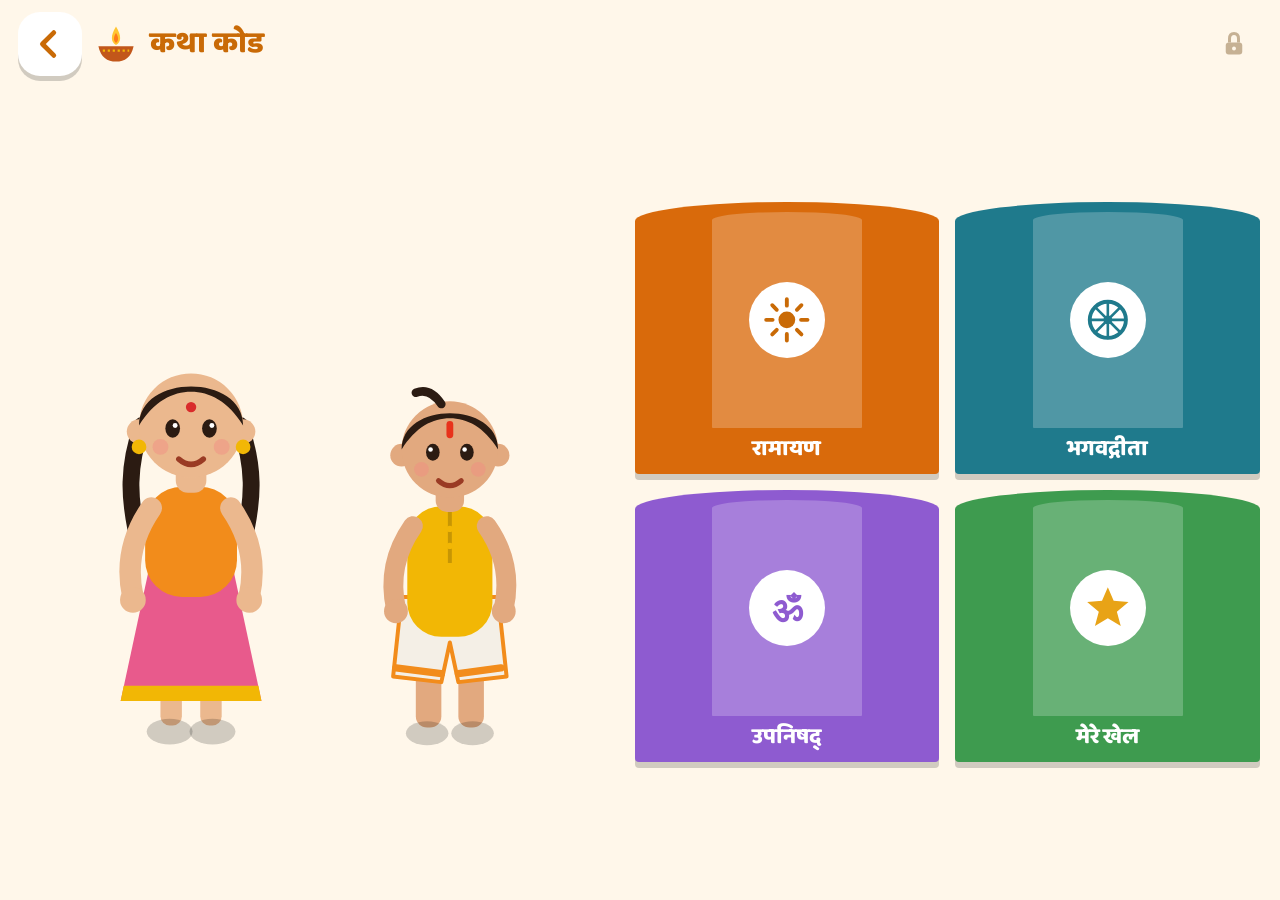
<file: katha-code/index.html>
<!doctype html>
<html lang="hi">
<head>
  <meta charset="utf-8">
  <meta name="viewport" content="width=device-width, initial-scale=1, maximum-scale=1, user-scalable=no, viewport-fit=cover">
  <meta name="apple-mobile-web-app-capable" content="yes">
  <meta name="mobile-web-app-capable" content="yes">
  <meta name="theme-color" content="#FFF7EA">
  <link rel="manifest" href="../manifest.webmanifest">
  <link rel="apple-touch-icon" href="../apple-touch-icon.png">
  <meta name="apple-mobile-web-app-title" content="खेल खेल में">
  <title>कथा कोड · खेल खेल में</title>
  <link rel="stylesheet" href="css/katha.css">
  <style>
    @font-face { font-family: "Baloo 2"; src: url("../Baloo2.ttf") format("truetype"); font-weight: 400 800; font-display: swap; }
    html, body { margin: 0; height: 100%; background: #FFF7EA; overflow: hidden; overscroll-behavior: none; -webkit-text-size-adjust: 100%; }
    #katha-root { position: fixed; top: 0; right: 0; bottom: 0; left: 0; padding: env(safe-area-inset-top) env(safe-area-inset-right) env(safe-area-inset-bottom) env(safe-area-inset-left); }
    .katha-code { font-family: "Baloo 2", "Noto Sans Devanagari", "Kohinoor Devanagari", sans-serif; }
  </style>
</head>
<body>
  <div id="katha-root"></div>

  <script src="js/art.js"></script>
  <script src="js/art-people.js"></script>
  <script src="js/art-places.js"></script>
  <script src="js/kits.js"></script>
  <script src="js/kits-ramayan.js"></script>
  <script src="js/kits-gita.js"></script>
  <script src="js/kits-upanishad.js"></script>
  <script src="js/blocks.js"></script>
  <script src="js/audio.js"></script>
  <script src="js/runtime.js"></script>
  <script src="js/store.js"></script>
  <script src="js/home.js"></script>
  <script src="js/editor.js"></script>
  <script src="js/picker.js"></script>
  <script src="js/games.js"></script>
  <script src="js/parents.js"></script>
  <script src="js/main.js"></script>
  <script>
    // Part of खेल खेल में: the back button on Katha Code's home screen returns to the game list.
    window.KathaCode.mount(document.getElementById('katha-root'), {
      lang: 'hi',
      storageKey: 'katha-code',
      onExit: function () { location.href = '../index.html#games'; }
    });
  </script>
</body>
</html>
</file>
<file: katha-code/css/katha.css>
/* Katha Code — all styles scoped under .katha-code so it can live inside Khel Khel Mein */

.katha-code {
  --kc-cream: #FFF7EA;
  --kc-cream-2: #F6EAD3;
  --kc-saffron: #F28C1B;
  --kc-saffron-dark: #C96A06;
  --kc-saffron-deep: #D96A0B;   /* saffron behind white text: 3.5:1 for large bold text */
  --kc-pa-accent: #A8530A;      /* parents' area small text: 5.4:1 */
  --kc-pa-red: #B83A2E;
  --kc-peacock: #1F7A8C;
  --kc-leaf: #3E9B4F;
  --kc-ink: #3A2A1E;
  --kc-start: #F5B819;
  --kc-start-dark: #C98F00;
  --kc-move: #2F86D6;
  --kc-move-dark: #1D5F9E;
  --kc-red: #E0483A;
  --kc-red-dark: #A92E23;
  --kc-looks: #8E5BD0;
  --kc-looks-dark: #643A9E;
  --kc-sound: #2FA36B;
  --kc-sound-dark: #1E7449;
  --kc-control: #F28C1B;
  --kc-control-dark: #B5620A;
  --kc-gap: 8px;

  position: relative;
  width: 100%;
  height: 100%;
  overflow: hidden;
  background: var(--kc-cream);
  color: var(--kc-ink);
  font-family: "Noto Sans Devanagari", "Kohinoor Devanagari", "Mukta", system-ui, sans-serif;
  -webkit-user-select: none;
  user-select: none;
  -webkit-touch-callout: none;
  -webkit-tap-highlight-color: transparent;
  touch-action: none;
  box-sizing: border-box;
}
.katha-code *, .katha-code *::before, .katha-code *::after { box-sizing: inherit; }

/* ---------- main layout ---------- */
.katha-code .kc-app {
  display: grid;
  grid-template-columns: 76px minmax(0, 1fr) 84px 76px;
  grid-template-rows: minmax(0, 1fr) 84px 88px;
  gap: var(--kc-gap);
  padding: var(--kc-gap);
  width: 100%;
  height: 100%;
}
/* tabs | stage / strip / palette | characters / scenes | controls */
.katha-code .kc-tabs     { grid-column: 1; grid-row: 1 / span 3; }
.katha-code .kc-stagebox { grid-column: 2; grid-row: 1; }
.katha-code .kc-strip    { grid-column: 2; grid-row: 2; }
.katha-code .kc-palette  { grid-column: 2; grid-row: 3; }
.katha-code .kc-shelf    { grid-column: 3; grid-row: 1; }
.katha-code .kc-scenes   { grid-column: 3; grid-row: 2 / span 2; }
.katha-code .kc-controls { grid-column: 4; grid-row: 1 / span 3; }

/* ---------- buttons (shared) ---------- */
.katha-code .kc-btn {
  width: 68px; height: 68px;
  border: none; border-radius: 22px;
  display: flex; align-items: center; justify-content: center;
  cursor: pointer; padding: 0;
  box-shadow: 0 5px 0 rgba(0,0,0,.18);
  transition: transform .08s ease;
}
.katha-code .kc-btn:active, .katha-code .kc-btn.kc-pressed { transform: translateY(3px) scale(.96); box-shadow: 0 2px 0 rgba(0,0,0,.18); }
.katha-code .kc-btn svg { width: 38px; height: 38px; }

/* ---------- right controls ---------- */
.katha-code .kc-controls {
  display: flex; flex-direction: column; align-items: center; justify-content: space-between;
  padding: 2px 0;
}
.katha-code .kc-controls .kc-group { display: flex; flex-direction: column; gap: 12px; }
.katha-code .kc-play  { background: var(--kc-leaf); }
.katha-code .kc-stop  { background: var(--kc-red); }
.katha-code .kc-undo  { background: #fff; }
.katha-code .kc-home  { background: #fff; }
.katha-code .kc-play.kc-running { animation: kc-pulse 1s ease-in-out infinite; }
@keyframes kc-pulse { 50% { transform: scale(1.08); } }
.katha-code .kc-shake { animation: kc-shake .35s ease; }
@keyframes kc-shake { 25% { transform: translateX(-6px);} 75% { transform: translateX(6px);} }

/* ---------- character shelf ---------- */
.katha-code .kc-shelf {
  display: flex; flex-direction: column; align-items: center; gap: 10px;
  background: var(--kc-cream-2); border-radius: 22px; padding: 8px 0;
  overflow-x: hidden; overflow-y: auto; scrollbar-width: none;
}
.katha-code .kc-shelf::-webkit-scrollbar { display: none; }
.katha-code .kc-portrait {
  width: 68px; height: 68px; border-radius: 50%;
  background: #fff; border: 4px solid transparent;
  overflow: hidden; cursor: pointer; flex: 0 0 auto;
  display: flex; align-items: flex-start; justify-content: center;
  transition: transform .1s ease;
}
.katha-code .kc-portrait svg { width: 84px; height: 126px; margin-top: -4px; flex: 0 0 auto; }
.katha-code .kc-portrait.kc-selected { border-color: var(--kc-saffron); transform: scale(1.06); box-shadow: 0 0 0 4px rgba(242,140,27,.25); }

/* ---------- stage ---------- */
.katha-code .kc-stagebox { position: relative; display: flex; align-items: center; justify-content: center; min-height: 0; min-width: 0; }
.katha-code .kc-stage {
  position: relative; overflow: hidden; isolation: isolate; z-index: 0;
  border-radius: 20px; background: #FFE8C7;
  box-shadow: 0 0 0 4px #fff, 0 6px 18px rgba(80,50,20,.18);
}
.katha-code .kc-bg { position: absolute; top: 0; right: 0; bottom: 0; left: 0; width: 100%; height: 100%; display: block; }
.katha-code .kc-char {
  position: absolute; left: 0; top: 0;
  will-change: transform; cursor: pointer;
  transform-origin: 0 0;
}
.katha-code .kc-char .kc-sprite { width: 100%; height: 100%; transform-origin: 50% 100%; transition: transform .15s ease; }
.katha-code .kc-char svg { display: block; width: 100%; height: 100%; overflow: visible; }
.katha-code .kc-char.kc-picked .kc-glow { opacity: 1; }
.katha-code .kc-char .kc-glow { opacity: 0; transition: opacity .2s; }
.katha-code .kc-char.kc-airborne .kc-glow { opacity: 0; }

/* ---------- category tabs ---------- */
.katha-code .kc-tabs { display: flex; flex-direction: column; align-items: center; justify-content: center; gap: 10px; }
.katha-code .kc-tab { width: 68px; height: 68px; border-radius: 22px; opacity: .55; }
.katha-code .kc-tab.kc-on { opacity: 1; transform: scale(1.06); }
.katha-code .kc-tab-start { background: var(--kc-start); }
.katha-code .kc-tab-move  { background: var(--kc-move); }
.katha-code .kc-tab-looks { background: var(--kc-looks); }
.katha-code .kc-tab-sound { background: var(--kc-sound); }
.katha-code .kc-tab-control { background: var(--kc-control); }
.katha-code .kc-tab svg { width: 36px; height: 36px; }

/* ---------- scenes ---------- */
.katha-code .kc-scenes {
  display: flex; flex-direction: column; align-items: center; gap: 8px;
  background: var(--kc-cream-2); border-radius: 22px; padding: 8px 0;
  overflow-x: hidden; overflow-y: auto; scrollbar-width: none;
}
.katha-code .kc-scenes::-webkit-scrollbar { display: none; }
.katha-code .kc-scene {
  position: relative; flex: 0 0 auto;
  width: 68px; height: 64px; padding: 0; border-radius: 14px; overflow: hidden;
  border: 4px solid #fff; background: #fff; cursor: pointer;
  box-shadow: 0 3px 0 rgba(0,0,0,.12);
}
.katha-code .kc-scene .kc-thumb { position: absolute; top: 0; right: 0; bottom: 0; left: 0; width: 100%; height: 100%; }
.katha-code .kc-scene.kc-on { border-color: var(--kc-saffron); }
.katha-code .kc-scene-n {
  position: absolute; left: 3px; top: 3px; width: 20px; height: 20px; border-radius: 50%;
  background: rgba(255,255,255,.92); color: var(--kc-saffron-dark);
  font: 800 13px/20px system-ui, sans-serif; text-align: center;
}
.katha-code .kc-scene-add { display: flex; align-items: center; justify-content: center; border: 3px dashed #E0C89E; background: transparent; box-shadow: none; }
.katha-code .kc-scene-add svg { width: 30px; height: 30px; }

/* ---------- script strip ---------- */
.katha-code .kc-strip {
  position: relative;
  background: #fff; border-radius: 22px;
  border: 3px dashed #E6D3B3;
  display: flex; align-items: center;
  padding: 0 10px; gap: 0;
  overflow-x: auto; overflow-y: hidden;
  -webkit-overflow-scrolling: touch;
  scrollbar-width: none;
}
.katha-code .kc-strip::-webkit-scrollbar { display: none; }
.katha-code .kc-strip.kc-hot { border-color: var(--kc-saffron); background: #FFF3E3; }
.katha-code .kc-strip .kc-block { margin-right: 4px; }
.katha-code .kc-empty-slot {
  width: 68px; height: 68px; border-radius: 16px; flex: 0 0 auto;
  border: 3px dashed #E0C89E; display: flex; align-items: center; justify-content: center;
  color: #D7B47E; font-size: 34px; font-weight: 700;
  animation: kc-breathe 1.6s ease-in-out infinite;
}
@keyframes kc-breathe { 50% { transform: scale(1.08); opacity: .6; } }
.katha-code .kc-marker {
  width: 6px; height: 64px; border-radius: 3px; background: var(--kc-saffron);
  flex: 0 0 auto; margin: 0 4px;
}

/* ---------- palette ---------- */
.katha-code .kc-palette {
  background: var(--kc-cream-2); border-radius: 22px;
  display: flex; align-items: center; justify-content: center; gap: 10px;
  padding: 0 10px; overflow: hidden;
}

/* ---------- blocks ---------- */
.katha-code .kc-block {
  position: relative; flex: 0 0 auto;
  width: 68px; height: 68px; border-radius: 16px;
  display: flex; flex-direction: column; align-items: center; justify-content: center;
  color: #fff; cursor: grab;
  box-shadow: 0 4px 0 rgba(0,0,0,.2);
}
.katha-code .kc-block svg.kc-icon { width: 36px; height: 36px; }
.katha-code .kc-block.kc-cat-start { background: var(--kc-start); border-radius: 30px 16px 16px 30px; box-shadow: 0 4px 0 var(--kc-start-dark); }
.katha-code .kc-block.kc-cat-move  { background: var(--kc-move);  box-shadow: 0 4px 0 var(--kc-move-dark); }
.katha-code .kc-block.kc-cat-looks { background: var(--kc-looks); box-shadow: 0 4px 0 var(--kc-looks-dark); }
.katha-code .kc-block.kc-cat-sound { background: var(--kc-sound); box-shadow: 0 4px 0 var(--kc-sound-dark); }
.katha-code .kc-block.kc-cat-control { background: var(--kc-control); box-shadow: 0 4px 0 var(--kc-control-dark); }
.katha-code .kc-block.kc-cat-end { background: var(--kc-red); border-radius: 16px 30px 30px 16px; box-shadow: 0 4px 0 var(--kc-red-dark); }
.katha-code .kc-block .kc-iconwrap { display: flex; align-items: center; justify-content: center; color: #fff; }
.katha-code .kc-block .kc-saybox {
  width: 46px; height: 40px; border-radius: 12px; background: #fff; color: var(--kc-looks);
  display: flex; align-items: center; justify-content: center; position: relative;
}
.katha-code .kc-block .kc-saybox::after { content: ""; position: absolute; left: 8px; bottom: -6px; border: 6px solid transparent; border-top-color: #fff; border-left-width: 0; }
.katha-code .kc-block .kc-saybox svg.kc-icon { width: 30px; height: 30px; }
.katha-code .kc-block .kc-dots b { font: 800 14px/9px system-ui, sans-serif; color: #fff; }
.katha-code .kc-block .kc-dots { display: flex; gap: 3px; height: 9px; margin-top: 3px; }
.katha-code .kc-block .kc-dots i { width: 8px; height: 8px; border-radius: 50%; background: rgba(255,255,255,.95); display: block; }
.katha-code .kc-block .kc-label { position: absolute; bottom: -2px; left: 0; right: 0; text-align: center; font-size: 0; } /* labels hidden: parents see them in tooltip */
.katha-code .kc-block.kc-active { transform: translateY(-6px) scale(1.08); box-shadow: 0 0 0 4px #FFE08A, 0 8px 0 rgba(0,0,0,.18); transition: transform .1s; }
.katha-code .kc-block.kc-ghost { position: fixed; z-index: 1000; pointer-events: none; transform: scale(1.12) rotate(-3deg); box-shadow: 0 12px 20px rgba(0,0,0,.25); }
.katha-code .kc-block.kc-hidden { visibility: hidden; }
.katha-code .kc-block.kc-pop { animation: kc-pop .3s ease; }
@keyframes kc-pop { 0% { transform: scale(.3);} 70% { transform: scale(1.12);} 100% { transform: scale(1);} }

.katha-code .kc-poof { position: fixed; z-index: 1001; width: 70px; height: 70px; pointer-events: none; border-radius: 50%;
  background: radial-gradient(circle, rgba(255,255,255,.95) 20%, rgba(255,214,150,.6) 50%, rgba(255,255,255,0) 70%);
  animation: kc-poof .45s ease-out forwards; }
@keyframes kc-poof { from { transform: scale(.4); opacity: 1; } to { transform: scale(1.8); opacity: 0; } }

/* ---------- speech bubble ---------- */
.katha-code .kc-bubble {
  position: absolute; left: 0; top: 0; z-index: 2000; pointer-events: none;
  display: flex; align-items: center; gap: 8px;
  max-width: 46%; padding: 8px 12px 8px 8px; border-radius: 18px;
  background: #fff; color: var(--kc-ink);
  box-shadow: 0 6px 16px rgba(80,50,20,.22);
}
.katha-code .kc-bubble[hidden] { display: none; }
.katha-code .kc-bubble::after { content: ""; position: absolute; left: 50%; bottom: -12px; margin-left: -9px; border: 9px solid transparent; border-top: 12px solid #fff; border-bottom: 0; }
.katha-code .kc-bubble-pic { flex: 0 0 auto; width: 40px; height: 40px; border-radius: 12px; background: #FFF1DD; color: var(--kc-saffron-dark); display: flex; align-items: center; justify-content: center; }
.katha-code .kc-bubble-pic svg { width: 30px; height: 30px; }
.katha-code .kc-bubble-text { font-size: 15px; font-weight: 700; line-height: 1.35; }
.katha-code .kc-bubble.kc-pop { animation: kc-bubble-in .25s ease; }
@keyframes kc-bubble-in { from { opacity: 0; } to { opacity: 1; } }

/* ---------- finish celebration ---------- */
.katha-code .kc-celebrate { position: absolute; top: 0; right: 0; bottom: 0; left: 0; z-index: 2100; pointer-events: none; overflow: hidden; }
.katha-code .kc-diyas { position: absolute; left: 0; right: 0; bottom: 3%; display: flex; justify-content: space-around; padding: 0 4%; }
.katha-code .kc-diya { width: 9%; max-width: 64px; aspect-ratio: 1; opacity: 0; transform: scale(.4); animation: kc-diya-on .5s ease forwards; }
.katha-code .kc-diya svg { width: 100%; height: 100%; display: block; overflow: visible; }
.katha-code .kc-diya .kc-flame { transform-origin: 20px 20px; animation: kc-flicker .6s ease-in-out infinite alternate; filter: drop-shadow(0 0 4px #FFC531); }
@keyframes kc-diya-on { to { opacity: 1; transform: scale(1); } }
@keyframes kc-flicker { from { transform: scale(1, 1); } to { transform: scale(.88, 1.08); } }
.katha-code .kc-petal { position: absolute; top: -6%; width: 12px; height: 10px; border-radius: 60% 40% 60% 40%; animation: kc-fall linear forwards; opacity: .95; }
@keyframes kc-fall { to { transform: translateY(115vh) rotate(540deg); } }
@media (prefers-reduced-motion: reduce) {
  .katha-code .kc-petal { display: none; }
  .katha-code .kc-diya .kc-flame, .katha-code .kc-play.kc-running, .katha-code .kc-empty-slot, .katha-code .kc-bigplay { animation: none; }
}

/* ---------- overlays ---------- */
.katha-code .kc-overlay {
  position: absolute; top: 0; right: 0; bottom: 0; left: 0; z-index: 50;
  background: rgba(255, 247, 234, .97);
  display: flex; align-items: center; justify-content: center; flex-direction: column; gap: 14px;
}
.katha-code .kc-overlay[hidden] { display: none; }
.katha-code .kc-welcome-card {
  display: flex; align-items: center; gap: 24px;
  background: #fff; border-radius: 32px; padding: 18px 28px 18px 18px;
  box-shadow: 0 10px 30px rgba(120,70,20,.18); cursor: pointer;
  max-width: 92%;
}
.katha-code .kc-welcome-art { width: 210px; max-width: 34vw; aspect-ratio: 16 / 10; border-radius: 20px; overflow: hidden; position: relative; flex: 0 0 auto; }
.katha-code .kc-welcome-art > svg { position: absolute; top: 0; right: 0; bottom: 0; left: 0; width: 100%; height: 100%; }
.katha-code .kc-welcome-art div svg { display: block; width: 100%; height: 100%; }
.katha-code .kc-welcome-title { font-size: 30px; font-weight: 800; color: var(--kc-saffron-dark); line-height: 1.3; }
.katha-code .kc-welcome-sub { font-size: 16px; color: #8A6A4A; margin-top: 4px; }
.katha-code .kc-bigplay { width: 96px; height: 96px; border-radius: 50%; background: var(--kc-leaf); display: flex; align-items: center; justify-content: center; flex: 0 0 auto; animation: kc-pulse 1.4s ease-in-out infinite; box-shadow: 0 6px 0 #2B7239; }
.katha-code .kc-bigplay svg { width: 50px; height: 50px; }

.katha-code .kc-rotate { display: none; }
@media (orientation: portrait) and (max-width: 900px) {
  .katha-code .kc-rotate { display: flex; z-index: 60; }
}
.katha-code .kc-rotate svg { width: 120px; height: 120px; animation: kc-turn 2s ease-in-out infinite; }
@keyframes kc-turn { 0%,30% { transform: rotate(0); } 60%,100% { transform: rotate(-90deg); } }

/* small phones in landscape: tighten a little but keep 64px targets */
@media (max-height: 400px) {
  .katha-code { --kc-gap: 6px; }
  .katha-code .kc-app { grid-template-columns: 70px minmax(0, 1fr) 76px 70px; grid-template-rows: minmax(0, 1fr) 76px 78px; }
  .katha-code .kc-btn, .katha-code .kc-tab, .katha-code .kc-portrait, .katha-code .kc-block, .katha-code .kc-empty-slot { width: 64px; height: 64px; }
  .katha-code .kc-scene { width: 64px; height: 56px; }
  .katha-code .kc-controls .kc-group { gap: 8px; }
  .katha-code .kc-tabs { gap: 4px; }
  .katha-code .kc-palette { gap: 6px; }
  .katha-code .kc-shelf, .katha-code .kc-scenes { gap: 6px; padding: 4px 0; }
  .katha-code .kc-bubble-text { font-size: 12px; }
  .katha-code .kc-bubble-pic { width: 30px; height: 30px; }
  .katha-code .kc-bubble-pic svg { width: 22px; height: 22px; }
}

/* ================= Phase 3: story picker, story sheet, challenges ================= */
.katha-code .kc-art-char { position: absolute; }
.katha-code .kc-art-sprite { width: 100%; height: 100%; transform-origin: 50% 100%; }
.katha-code .kc-art-char svg { display: block; width: 100%; height: 100%; overflow: visible; }
.katha-code .kc-art-char .kc-glow { display: none; }

.katha-code .kc-picker { justify-content: flex-start; align-items: stretch; gap: 0; overflow-y: auto; background: var(--kc-cream); -webkit-overflow-scrolling: touch; touch-action: pan-y; }
.katha-code .kc-picker-head { display: flex; align-items: center; gap: 12px; padding: 14px 20px 4px; }
.katha-code .kc-picker-diya { width: 44px; height: 44px; }
.katha-code .kc-picker-diya svg { width: 100%; height: 100%; }
.katha-code .kc-picker-title { font-size: 30px; font-weight: 800; color: var(--kc-saffron-dark); letter-spacing: .5px; }
.katha-code .kc-exit { background: #fff; width: 64px; height: 64px; }
.katha-code .kc-picker-body { display: flex; flex-direction: column; gap: 14px; padding: 6px 0 24px; }
.katha-code .kc-sec { display: flex; flex-direction: column; gap: 8px; }
.katha-code .kc-sec-label {
  display: inline-flex; align-items: center; gap: 10px; align-self: flex-start;
  margin-left: 20px; padding: 6px 16px 6px 6px; min-height: 52px; border: none; border-radius: 26px;
  font-family: inherit; font-size: 20px; font-weight: 800; line-height: 1; color: #fff; cursor: pointer;
}
.katha-code .kc-sec-pic { width: 40px; height: 40px; border-radius: 50%; background: rgba(255,255,255,.95); display: flex; align-items: center; justify-content: center; }
.katha-code .kc-sec-pic svg { width: 28px; height: 28px; }
.katha-code .kc-sec-ramayan .kc-sec-label { background: var(--kc-saffron-deep); }
.katha-code .kc-sec-ramayan .kc-sec-pic { color: var(--kc-saffron-dark); }
.katha-code .kc-sec-gita .kc-sec-label { background: var(--kc-peacock); }
.katha-code .kc-sec-gita .kc-sec-pic { color: var(--kc-peacock); }
.katha-code .kc-sec-upanishad .kc-sec-label { background: #8E5BD0; }
.katha-code .kc-sec-upanishad .kc-sec-pic { color: #8E5BD0; }
.katha-code .kc-cards { display: flex; gap: 14px; padding: 4px 20px 8px; overflow-x: auto; scrollbar-width: none; -webkit-overflow-scrolling: touch; touch-action: pan-x pan-y; }
.katha-code .kc-cards::-webkit-scrollbar { display: none; }
.katha-code .kc-card {
  flex: 0 0 auto; width: 200px; padding: 8px; border: none; border-radius: 22px; background: #fff; cursor: pointer;
  display: flex; flex-direction: column; gap: 6px; text-align: left; font-family: inherit; color: var(--kc-ink);
  box-shadow: 0 5px 0 #EBD9BA;
}
.katha-code .kc-card:active { transform: translateY(3px); box-shadow: 0 2px 0 #EBD9BA; }
.katha-code .kc-card-art { position: relative; width: 100%; aspect-ratio: 16 / 10; border-radius: 15px; overflow: hidden; }
.katha-code .kc-card-art > svg, .katha-code .kc-sheet-art > svg { position: absolute; top: 0; right: 0; bottom: 0; left: 0; width: 100%; height: 100%; }
.katha-code .kc-card-title { font-size: 17px; font-weight: 800; line-height: 1.3; padding: 0 4px; }
.katha-code .kc-card-stars { display: flex; gap: 3px; padding: 0 4px 2px; }
.katha-code .kc-card-stars i { width: 18px; height: 18px; display: block; }
.katha-code .kc-card-stars svg { width: 100%; height: 100%; fill: #EADBC0; }
.katha-code .kc-card-stars i.kc-on svg { fill: #F5B819; }

.katha-code .kc-sheet { z-index: 55; background: rgba(255, 247, 234, .98); padding: 12px; }
.katha-code .kc-sheet-back { position: absolute; left: 12px; top: 12px; background: #fff; width: 64px; height: 64px; z-index: 2; }
.katha-code .kc-sheet-card {
  display: flex; align-items: center; gap: 22px; max-width: 980px; width: 100%; max-height: 100%;
  padding: 0 12px 0 84px;
}
.katha-code .kc-sheet-art { position: relative; flex: 1 1 56%; aspect-ratio: 16 / 10; max-height: 92vh; border-radius: 24px; overflow: hidden; box-shadow: 0 0 0 5px #fff, 0 10px 26px rgba(80,50,20,.2); cursor: pointer; }
.katha-code .kc-sheet-art.kc-telling .kc-art-sprite { animation: kc-sway 1.6s ease-in-out infinite; }
.katha-code .kc-sheet-art.kc-telling .kc-art-char:nth-child(odd) .kc-art-sprite { animation-delay: .5s; }
@keyframes kc-sway { 0%, 100% { transform: translateY(0); } 50% { transform: translateY(-4%); } }
.katha-code .kc-sheet-art .kc-art-sprite[style*="scaleX(-1)"] { transform: scaleX(-1); }
.katha-code .kc-sheet-art.kc-telling .kc-art-sprite[style*="scaleX(-1)"] { animation-name: kc-sway-flip; }
@keyframes kc-sway-flip { 0%, 100% { transform: scaleX(-1) translateY(0); } 50% { transform: scaleX(-1) translateY(-4%); } }
.katha-code .kc-sheet-side { flex: 1 1 44%; display: flex; flex-direction: column; gap: 10px; min-width: 0; }
.katha-code .kc-sheet-title { font-size: 30px; font-weight: 800; color: var(--kc-saffron-dark); line-height: 1.25; }
.katha-code .kc-sheet-value { font-size: 19px; font-weight: 700; color: var(--kc-peacock); }
.katha-code .kc-sheet-row { display: flex; align-items: center; gap: 10px; }
.katha-code .kc-sheet-listen { background: #fff; width: 56px; height: 56px; flex: 0 0 auto; }
.katha-code .kc-sheet-src { font-size: 12px; color: #8A6A4A; line-height: 1.4; }
.katha-code .kc-sheet-acts { display: flex; flex-direction: column; gap: 10px; }
.katha-code .kc-act {
  display: flex; align-items: center; gap: 12px; min-height: 64px; padding: 6px 18px 6px 8px;
  border: none; border-radius: 22px; color: #fff; font-family: inherit; font-size: 19px; font-weight: 800; line-height: 1.2; cursor: pointer; text-align: left;
}
.katha-code .kc-act:active { transform: translateY(3px); }
.katha-code .kc-act-ic { width: 50px; height: 50px; border-radius: 16px; background: rgba(255,255,255,.22); display: flex; align-items: center; justify-content: center; flex: 0 0 auto; }
.katha-code .kc-act-ic svg { width: 32px; height: 32px; }
.katha-code .kc-act-example { background: var(--kc-leaf); box-shadow: 0 5px 0 #2B7239; }
.katha-code .kc-act-own { background: var(--kc-saffron-deep); box-shadow: 0 5px 0 #A8530A; }
.katha-code .kc-sheet-challenges { display: flex; gap: 10px; }
.katha-code .kc-chal { position: relative; width: 64px; height: 64px; border: 3px solid #EAD3A8; border-radius: 20px; background: #fff; cursor: pointer; padding: 6px; }
.katha-code .kc-chal svg { width: 100%; height: 100%; fill: #F1E4CA; }
.katha-code .kc-chal b { position: absolute; top: 0; right: 0; bottom: 0; left: 0; display: flex; align-items: center; justify-content: center; font: 800 17px/1 system-ui, sans-serif; color: #A57A3A; padding-top: 3px; }
.katha-code .kc-chal.kc-done { border-color: #F5B819; }
.katha-code .kc-chal.kc-done svg { fill: #F5B819; }
.katha-code .kc-chal.kc-done b { color: #fff; }

.katha-code .kc-goal {
  position: absolute; left: 8px; top: 8px; z-index: 5; width: 60px; height: 60px; padding: 4px;
  border: none; border-radius: 50%; background: #fff; box-shadow: 0 4px 12px rgba(80,50,20,.25); cursor: pointer;
}
.katha-code .kc-goal svg { width: 100%; height: 100%; }
.katha-code .kc-goal span { position: absolute; top: 0; right: 0; bottom: 0; left: 0; display: flex; align-items: center; justify-content: center; font: 800 16px/1 system-ui, sans-serif; color: #fff; padding-top: 3px; }
.katha-code .kc-goal.kc-pop { animation: kc-pop .35s ease; }
.katha-code .kc-goal.kc-goal-done { box-shadow: 0 0 0 4px #F5B819, 0 4px 12px rgba(80,50,20,.25); }
.katha-code .kc-hand { position: absolute; z-index: 1200; width: 46px; height: 46px; pointer-events: none; filter: drop-shadow(0 0 6px rgba(255, 200, 60, .95)); animation: kc-hand 1s ease-in-out infinite; }
.katha-code .kc-hand svg { width: 100%; height: 100%; }
.katha-code .kc-hand.kc-hand-remove { animation: kc-hand-out 1.2s ease-in-out infinite; }
@keyframes kc-hand { 0%, 100% { transform: translate(0, 0); } 50% { transform: translate(4px, 10px); } }
@keyframes kc-hand-out { 0% { transform: translate(0, 0); opacity: 1; } 80% { transform: translate(0, -70px); opacity: .2; } 100% { transform: translate(0, -70px); opacity: 0; } }
.katha-code .kc-starburst { position: absolute; left: 50%; top: 45%; width: 140px; height: 140px; margin: -70px 0 0 -70px; z-index: 6; pointer-events: none; animation: kc-burst 2.2s ease forwards; }
.katha-code .kc-starburst svg { width: 100%; height: 100%; filter: drop-shadow(0 0 16px #FFD36B); }
@keyframes kc-burst { 0% { transform: scale(.2) rotate(-30deg); opacity: 0; } 25% { transform: scale(1.15) rotate(0); opacity: 1; } 75% { transform: scale(1); opacity: 1; } 100% { transform: scale(1.4); opacity: 0; } }

@media (max-height: 500px) {
  .katha-code .kc-picker-head { padding: 8px 16px 0; }
  .katha-code .kc-picker-title { font-size: 24px; }
  .katha-code .kc-card { width: 168px; }
  .katha-code .kc-card-title { font-size: 15px; }
  .katha-code .kc-sheet-card { gap: 14px; padding-left: 76px; }
  .katha-code .kc-sheet-title { font-size: 22px; }
  .katha-code .kc-sheet-value { font-size: 15px; }
  .katha-code .kc-sheet-src { display: none; }
  .katha-code .kc-sheet-side { gap: 7px; }
  .katha-code .kc-act { min-height: 56px; font-size: 16px; }
  .katha-code .kc-act-ic { width: 42px; height: 42px; }
  .katha-code .kc-chal { width: 56px; height: 56px; }
}
@media (prefers-reduced-motion: reduce) {
  .katha-code .kc-sheet-art.kc-telling .kc-art-sprite, .katha-code .kc-hand { animation: none; }
}
.katha-code .kc-portrait.kc-portrait-fit { align-items: center; }
.katha-code .kc-portrait.kc-portrait-fit svg { width: 54px; height: 54px; margin: 0; }
.katha-code .kc-portrait.kc-portrait-fit .kc-glow { display: none; }

/* ================= Phase 4: home, My Games, finish card, parents ================= */
/* hold-to-open buttons: a ring fills while held */
.katha-code .kc-holdable { position: relative; }
.katha-code .kc-hold-ring { position: absolute; top: -5px; right: -5px; bottom: -5px; left: -5px; pointer-events: none; }
.katha-code .kc-hold-ring svg { width: 100%; height: 100%; transform: rotate(-90deg); }
.katha-code .kc-hold-ring circle { fill: none; stroke: var(--kc-saffron); stroke-width: 3; stroke-dasharray: 107; stroke-dashoffset: 107; opacity: 0; }
.katha-code .kc-holding .kc-hold-ring circle { opacity: 1; stroke-dashoffset: 0; transition: stroke-dashoffset var(--kc-hold-ms, 3000ms) linear; }

/* home */
.katha-code .kc-home-screen { justify-content: flex-start; align-items: stretch; gap: 0; background: var(--kc-cream); z-index: 52; }
.katha-code .kc-home-head { display: flex; align-items: center; gap: 12px; padding: 12px 18px 0; }
.katha-code .kc-home-head .kc-picker-title { flex: 1 1 auto; }
.katha-code .kc-lock { width: 56px; height: 56px; background: transparent; box-shadow: none; opacity: .75; }
.katha-code .kc-lock svg { width: 30px; height: 30px; }
.katha-code .kc-home-body { flex: 1 1 auto; min-height: 0; display: flex; align-items: center; gap: 2%; padding: 6px 20px 18px; }
.katha-code .kc-home-kids {
  position: relative; flex: 0 0 34%; height: 100%; max-height: 560px; border: none; background: none; padding: 0; cursor: pointer;
  display: flex; align-items: flex-end; justify-content: center;
}
.katha-code .kc-home-kid { height: 82%; aspect-ratio: 100 / 150; transform-origin: 50% 100%; }
.katha-code .kc-home-kid svg { width: 100%; height: 100%; overflow: visible; }
.katha-code .kc-home-kid .kc-glow { display: none; }
.katha-code .kc-home-bittu { margin-right: -6%; animation: kc-wave 2.4s ease-in-out infinite; }
.katha-code .kc-home-prabal { height: 76%; transform: scaleX(-1); animation: kc-wave-flip 2.4s ease-in-out .6s infinite; }
@keyframes kc-wave { 0%, 100% { transform: rotate(0); } 25% { transform: rotate(-4deg); } 75% { transform: rotate(3deg); } }
@keyframes kc-wave-flip { 0%, 100% { transform: scaleX(-1) rotate(0); } 25% { transform: scaleX(-1) rotate(-4deg); } 75% { transform: scaleX(-1) rotate(3deg); } }
.katha-code .kc-home-kids.kc-waving .kc-home-kid { animation-duration: .6s; }
.katha-code .kc-home-bubble {
  position: absolute; top: 2%; left: 50%; transform: translateX(-50%); width: 92%; z-index: 2;
  padding: 10px 14px; border-radius: 18px; background: #fff; box-shadow: 0 6px 16px rgba(80,50,20,.18);
  font-size: 17px; font-weight: 700; line-height: 1.35; color: var(--kc-ink);
}
.katha-code .kc-home-bubble::after { content: ""; position: absolute; left: 50%; bottom: -12px; margin-left: -9px; border: 9px solid transparent; border-top: 12px solid #fff; border-bottom: 0; }
.katha-code .kc-doors { flex: 1 1 auto; height: 100%; max-height: 560px; min-width: 0; display: grid; grid-template-columns: 1fr 1fr; grid-template-rows: 1fr 1fr; gap: 16px; }
.katha-code .kc-door {
  position: relative; min-height: 0; border: none; cursor: pointer; padding: 10px 10px 12px;
  border-radius: 999px 999px 26px 26px / 46% 46% 26px 26px;
  display: flex; flex-direction: column; align-items: center; justify-content: flex-end; gap: 8px;
  color: #fff; font-family: inherit; box-shadow: 0 6px 0 rgba(0,0,0,.18);
}
.katha-code .kc-door:active { transform: translateY(4px); box-shadow: 0 2px 0 rgba(0,0,0,.18); }
.katha-code .kc-door-arch {
  flex: 1 1 auto; min-height: 0; width: 70%; max-width: 150px;
  border-radius: 999px 999px 12px 12px / 50% 50% 12px 12px; background: rgba(255,255,255,.22);
  display: flex; align-items: center; justify-content: center;
}
.katha-code .kc-door-pic { width: 56%; aspect-ratio: 1; max-width: 76px; border-radius: 50%; background: #fff; display: flex; align-items: center; justify-content: center; }
.katha-code .kc-door-pic svg { width: 68%; height: 68%; }
.katha-code .kc-door-title { font-size: 22px; font-weight: 800; line-height: 1.2; }
.katha-code .kc-door-count { position: absolute; top: 10%; right: 12%; min-width: 34px; height: 34px; padding: 0 8px; border-radius: 17px; background: #fff; color: var(--kc-leaf); font: 800 18px/34px system-ui, sans-serif; }
.katha-code .kc-door-ramayan { background: var(--kc-saffron-deep); }
.katha-code .kc-door-ramayan .kc-door-pic { color: var(--kc-saffron-dark); }
.katha-code .kc-door-gita { background: var(--kc-peacock); }
.katha-code .kc-door-gita .kc-door-pic { color: var(--kc-peacock); }
.katha-code .kc-door-upanishad { background: #8E5BD0; }
.katha-code .kc-door-upanishad .kc-door-pic { color: #8E5BD0; }
.katha-code .kc-door-games { background: var(--kc-leaf); }
.katha-code .kc-door-games .kc-door-pic { color: #E8A317; }

/* section view and My Games share the card grid */
.katha-code .kc-picker, .katha-code .kc-games { z-index: 51; }
.katha-code .kc-picker-head .kc-sec-label { margin-left: 0; }
.katha-code .kc-cards-grid {
  display: grid; grid-template-columns: repeat(auto-fill, minmax(190px, 1fr)); gap: 16px;
  padding: 10px 20px 24px; overflow: visible;
}
.katha-code .kc-cards-grid .kc-card { width: auto; }
.katha-code .kc-games { justify-content: flex-start; align-items: stretch; gap: 0; overflow-y: auto; background: var(--kc-cream); -webkit-overflow-scrolling: touch; touch-action: pan-y; }
.katha-code .kc-games-label { background: var(--kc-leaf); cursor: default; }
.katha-code .kc-games-label .kc-sec-pic { color: #E8A317; }
.katha-code .kc-game-diya { position: absolute; right: 6px; bottom: 6px; width: 34px; height: 34px; border-radius: 50%; background: rgba(255,255,255,.92); padding: 2px; }
.katha-code .kc-game-diya svg { width: 100%; height: 100%; }
.katha-code .kc-game-scenes { position: absolute; left: 6px; top: 6px; min-width: 24px; height: 24px; border-radius: 12px; background: rgba(255,255,255,.92); color: var(--kc-saffron-dark); font: 800 14px/24px system-ui, sans-serif; text-align: center; }
.katha-code .kc-games-empty { flex: 1 1 auto; display: flex; flex-direction: column; align-items: center; justify-content: center; gap: 16px; padding: 10px 20px 24px; }
.katha-code .kc-games-empty-kids { display: flex; align-items: flex-end; height: 42vh; max-height: 260px; }
.katha-code .kc-games-empty-kids > div { height: 100%; aspect-ratio: 100 / 150; }
.katha-code .kc-games-empty-kids > div + div { height: 92%; transform: scaleX(-1); margin-left: -6%; }
.katha-code .kc-games-empty-kids svg { width: 100%; height: 100%; }
.katha-code .kc-games-empty-kids .kc-glow { display: none; }

/* finish card */
.katha-code .kc-finish { z-index: 58; background: rgba(58, 42, 30, .45); padding: 12px; }
.katha-code .kc-finish-card {
  display: flex; align-items: center; gap: 22px; width: 100%; max-width: 900px; max-height: 100%;
  padding: 18px; border-radius: 30px; background: var(--kc-cream); box-shadow: 0 16px 40px rgba(40,20,0,.3);
  animation: kc-pop .4s ease;
}
.katha-code .kc-finish-art { position: relative; flex: 1 1 52%; aspect-ratio: 16 / 10; border-radius: 20px; overflow: hidden; box-shadow: 0 0 0 4px #fff; }
.katha-code .kc-finish-art > svg { position: absolute; top: 0; right: 0; bottom: 0; left: 0; width: 100%; height: 100%; }
.katha-code .kc-finish-side { flex: 1 1 48%; min-width: 0; display: flex; flex-direction: column; gap: 10px; }
.katha-code .kc-finish-title { font-size: 38px; font-weight: 800; color: var(--kc-saffron-dark); line-height: 1.1; }
.katha-code .kc-finish-lesson { font-size: 19px; font-weight: 700; color: var(--kc-peacock); line-height: 1.4; }
.katha-code .kc-finish-mantra { font-size: 16px; line-height: 1.5; color: var(--kc-ink); padding: 10px 14px; border-radius: 16px; background: #FFF1DD; border-left: 5px solid var(--kc-saffron); }
.katha-code .kc-finish-diyas { display: flex; gap: 6px; }
.katha-code .kc-finish-diya { width: 34px; height: 34px; opacity: 0; transform: scale(.4); animation: kc-diya-on .5s ease forwards; }
.katha-code .kc-finish-diya svg { width: 100%; height: 100%; overflow: visible; }
.katha-code .kc-finish-acts { display: flex; gap: 12px; }
.katha-code .kc-finish-replay { background: var(--kc-leaf); }
.katha-code .kc-finish-games { background: var(--kc-saffron); }
.katha-code .kc-finish-more { background: var(--kc-move); }

/* parents' area: an adult screen, so plain readable text */
.katha-code .kc-parents {
  z-index: 60; display: block; overflow-y: auto; background: #FBF6EE; color: #3A2A1E;
  -webkit-overflow-scrolling: touch; touch-action: pan-y; -webkit-user-select: text; user-select: text;
  font-family: system-ui, -apple-system, "Segoe UI", "Noto Sans Devanagari", sans-serif;
}
.katha-code .kc-pa-bar {
  position: sticky; top: 0; z-index: 2; display: flex; align-items: center; justify-content: space-between; gap: 12px;
  padding: 12px 20px; background: #FBF6EE; border-bottom: 1px solid #EADCC6;
}
.katha-code .kc-pa-title .kc-pa-hi { font-size: 22px; font-weight: 800; color: var(--kc-pa-accent); }
.katha-code .kc-pa-title .kc-pa-en { font-size: 14px; margin-left: 8px; }
.katha-code .kc-pa-close { min-height: 48px; padding: 0 18px; border: none; border-radius: 14px; background: #B85507; color: #fff; font: inherit; font-weight: 700; font-size: 16px; cursor: pointer; }
.katha-code .kc-pa-wrap { max-width: 760px; margin: 0 auto; padding: 8px 20px 40px; display: flex; flex-direction: column; gap: 14px; }
.katha-code .kc-pa-sec { background: #fff; border-radius: 18px; padding: 16px 18px; display: flex; flex-direction: column; gap: 10px; box-shadow: 0 1px 0 #EADCC6; }
.katha-code .kc-pa-h { margin: 0; font-size: 18px; line-height: 1.3; }
.katha-code .kc-pa-hi { display: inline; }
.katha-code .kc-pa-en { display: inline; color: #8A6A4A; font-weight: 500; font-size: .85em; }
.katha-code .kc-pa-h .kc-pa-en::before, .katha-code .kc-pa-text .kc-pa-en::before { content: " · "; }
.katha-code .kc-pa-note { margin: 0; font-size: 14px; line-height: 1.55; color: #6E5640; }
.katha-code .kc-pa-msg { margin: 0; font-size: 14px; font-weight: 600; color: var(--kc-peacock); min-height: 1em; }
.katha-code .kc-pa-row { display: flex; align-items: center; justify-content: space-between; gap: 14px; min-height: 48px; cursor: pointer; font-size: 15px; }
.katha-code .kc-pa-switch { appearance: none; -webkit-appearance: none; flex: 0 0 auto; width: 54px; height: 32px; border-radius: 16px; background: #DCCDB6; position: relative; cursor: pointer; transition: background .2s; margin: 0; }
.katha-code .kc-pa-switch::after { content: ""; position: absolute; left: 3px; top: 3px; width: 26px; height: 26px; border-radius: 50%; background: #fff; transition: transform .2s; box-shadow: 0 1px 3px rgba(0,0,0,.2); }
.katha-code .kc-pa-switch:checked { background: var(--kc-leaf); }
.katha-code .kc-pa-switch:checked::after { transform: translateX(22px); }
.katha-code .kc-pa-switch:focus-visible, .katha-code .kc-pa-btn:focus-visible, .katha-code .kc-pa-segbtn:focus-visible, .katha-code .kc-pa-close:focus-visible { outline: 3px solid var(--kc-peacock); outline-offset: 2px; }
.katha-code .kc-pa-seg { display: inline-flex; align-self: flex-start; border-radius: 14px; background: #F1E6D4; padding: 4px; gap: 4px; }
.katha-code .kc-pa-segbtn { min-height: 44px; min-width: 96px; border: none; border-radius: 10px; background: transparent; font: inherit; font-size: 16px; font-weight: 600; color: #6E5640; cursor: pointer; }
.katha-code .kc-pa-segbtn.kc-on { background: #fff; color: var(--kc-pa-accent); box-shadow: 0 1px 3px rgba(0,0,0,.12); }
.katha-code .kc-pa-acts { display: flex; flex-wrap: wrap; gap: 8px; }
.katha-code .kc-pa-btn { min-height: 44px; padding: 0 14px; border: 1.5px solid var(--kc-pa-accent); border-radius: 12px; background: #fff; color: var(--kc-pa-accent); font: inherit; font-size: 14px; font-weight: 700; cursor: pointer; align-self: flex-start; }
.katha-code .kc-pa-btn:disabled { opacity: .4; cursor: default; }
.katha-code .kc-pa-primary { background: #B85507; border-color: #B85507; color: #fff; }
.katha-code .kc-pa-danger { border-color: var(--kc-pa-red); color: var(--kc-pa-red); }
.katha-code .kc-pa-danger.kc-armed { background: var(--kc-pa-red); color: #fff; }
.katha-code .kc-pa-reset { min-width: 220px; }
.katha-code .kc-pa-reset .kc-hold-ring { display: none; }
.katha-code .kc-pa-reset.kc-holding { background: linear-gradient(90deg, var(--kc-pa-red) 50%, #fff 50%); background-size: 200% 100%; background-position: 100% 0; animation: kc-fill var(--kc-hold-ms, 3000ms) linear forwards; color: #fff; }
@keyframes kc-fill { to { background-position: 0 0; } }
.katha-code .kc-pa-area { width: 100%; min-height: 84px; padding: 10px; border: 1.5px solid #E2D2B8; border-radius: 12px; font: 12px/1.4 ui-monospace, Menlo, monospace; color: #3A2A1E; background: #FFFCF6; resize: vertical; }
.katha-code .kc-pa-game { display: flex; align-items: center; gap: 12px; padding: 8px 0; border-top: 1px solid #F1E6D4; }
.katha-code .kc-pa-thumb { position: relative; flex: 0 0 96px; aspect-ratio: 16 / 10; border-radius: 10px; overflow: hidden; }
.katha-code .kc-pa-thumb > svg { position: absolute; top: 0; right: 0; bottom: 0; left: 0; width: 100%; height: 100%; }
.katha-code .kc-pa-game .kc-pa-text { flex: 1 1 auto; min-width: 0; font-size: 15px; line-height: 1.4; }
.katha-code .kc-pa-game .kc-pa-en { display: block; }
.katha-code .kc-pa-game .kc-pa-en::before { content: none; }
.katha-code .kc-pa-clips { display: grid; grid-template-columns: repeat(auto-fill, minmax(170px, 1fr)); gap: 10px; }
.katha-code .kc-pa-clip { display: flex; flex-direction: column; gap: 8px; padding: 12px; border-radius: 14px; background: #FBF6EE; }
.katha-code .kc-pa-clip .kc-pa-btn { align-self: stretch; }
.katha-code .kc-pa-clip-ic { width: 52px; height: 52px; border-radius: 14px; background: var(--kc-sound); display: flex; align-items: center; justify-content: center; }
.katha-code .kc-pa-clip-ic svg { width: 34px; height: 34px; }
.katha-code .kc-pa-clip.kc-recording { box-shadow: 0 0 0 3px var(--kc-red); }
.katha-code .kc-pa-src { border-top: 1px solid #F1E6D4; padding: 8px 0; }
.katha-code .kc-pa-src summary { cursor: pointer; font-size: 15px; font-weight: 700; min-height: 36px; display: list-item; }
.katha-code .kc-pa-src h3 { margin: 10px 0 4px; font-size: 14px; color: var(--kc-pa-accent); }
.katha-code .kc-pa-src ul { margin: 0; padding-left: 20px; font-size: 13.5px; line-height: 1.55; color: #4A3A2C; }
.katha-code .kc-pa-source { margin: 6px 0 0; font-size: 13px; font-weight: 600; color: var(--kc-peacock); }

@media (max-height: 500px) {
  .katha-code .kc-home-head { padding: 6px 14px 0; }
  .katha-code .kc-home-body { padding: 4px 14px 10px; }
  .katha-code .kc-doors { gap: 10px; }
  .katha-code .kc-door { padding: 6px 6px 8px; gap: 4px; }
  .katha-code .kc-door-title { font-size: 17px; }
  .katha-code .kc-door-pic { max-width: 46px; }
  .katha-code .kc-door-count { min-width: 28px; height: 28px; font-size: 15px; line-height: 28px; }
  .katha-code .kc-home-bubble { font-size: 13px; padding: 6px 10px; }
  .katha-code .kc-cards-grid { grid-template-columns: repeat(auto-fill, minmax(160px, 1fr)); gap: 12px; padding: 6px 14px 16px; }
  .katha-code .kc-finish-card { padding: 12px; gap: 14px; }
  .katha-code .kc-finish-title { font-size: 26px; }
  .katha-code .kc-finish-lesson { font-size: 15px; }
  .katha-code .kc-finish-mantra { font-size: 13px; padding: 6px 10px; }
  .katha-code .kc-finish-diyas { display: none; }
  .katha-code .kc-finish-side { gap: 6px; }
}
@media (prefers-reduced-motion: reduce) {
  .katha-code .kc-home-bittu, .katha-code .kc-home-prabal { animation: none; }
  .katha-code .kc-holding .kc-hold-ring circle { transition: none; }
}

/* Older Safari (before iPadOS 15) has no aspect-ratio: keep picture boxes 16:10. */
@supports not (aspect-ratio: 1 / 1) {
  .katha-code .kc-card-art, .katha-code .kc-sheet-art, .katha-code .kc-finish-art,
  .katha-code .kc-pa-thumb, .katha-code .kc-welcome-art { height: 0; padding-top: 62.5%; }
  .katha-code .kc-home-kid { width: 40%; }
  .katha-code .kc-door-pic { width: 56px; height: 56px; }
  .katha-code .kc-diya { width: 48px; height: 48px; }
}
/* Visible focus for keyboard and switch-access users. */
.katha-code button:focus-visible, .katha-code [role="button"]:focus-visible { outline: 4px solid var(--kc-peacock); outline-offset: 3px; }
</file>
